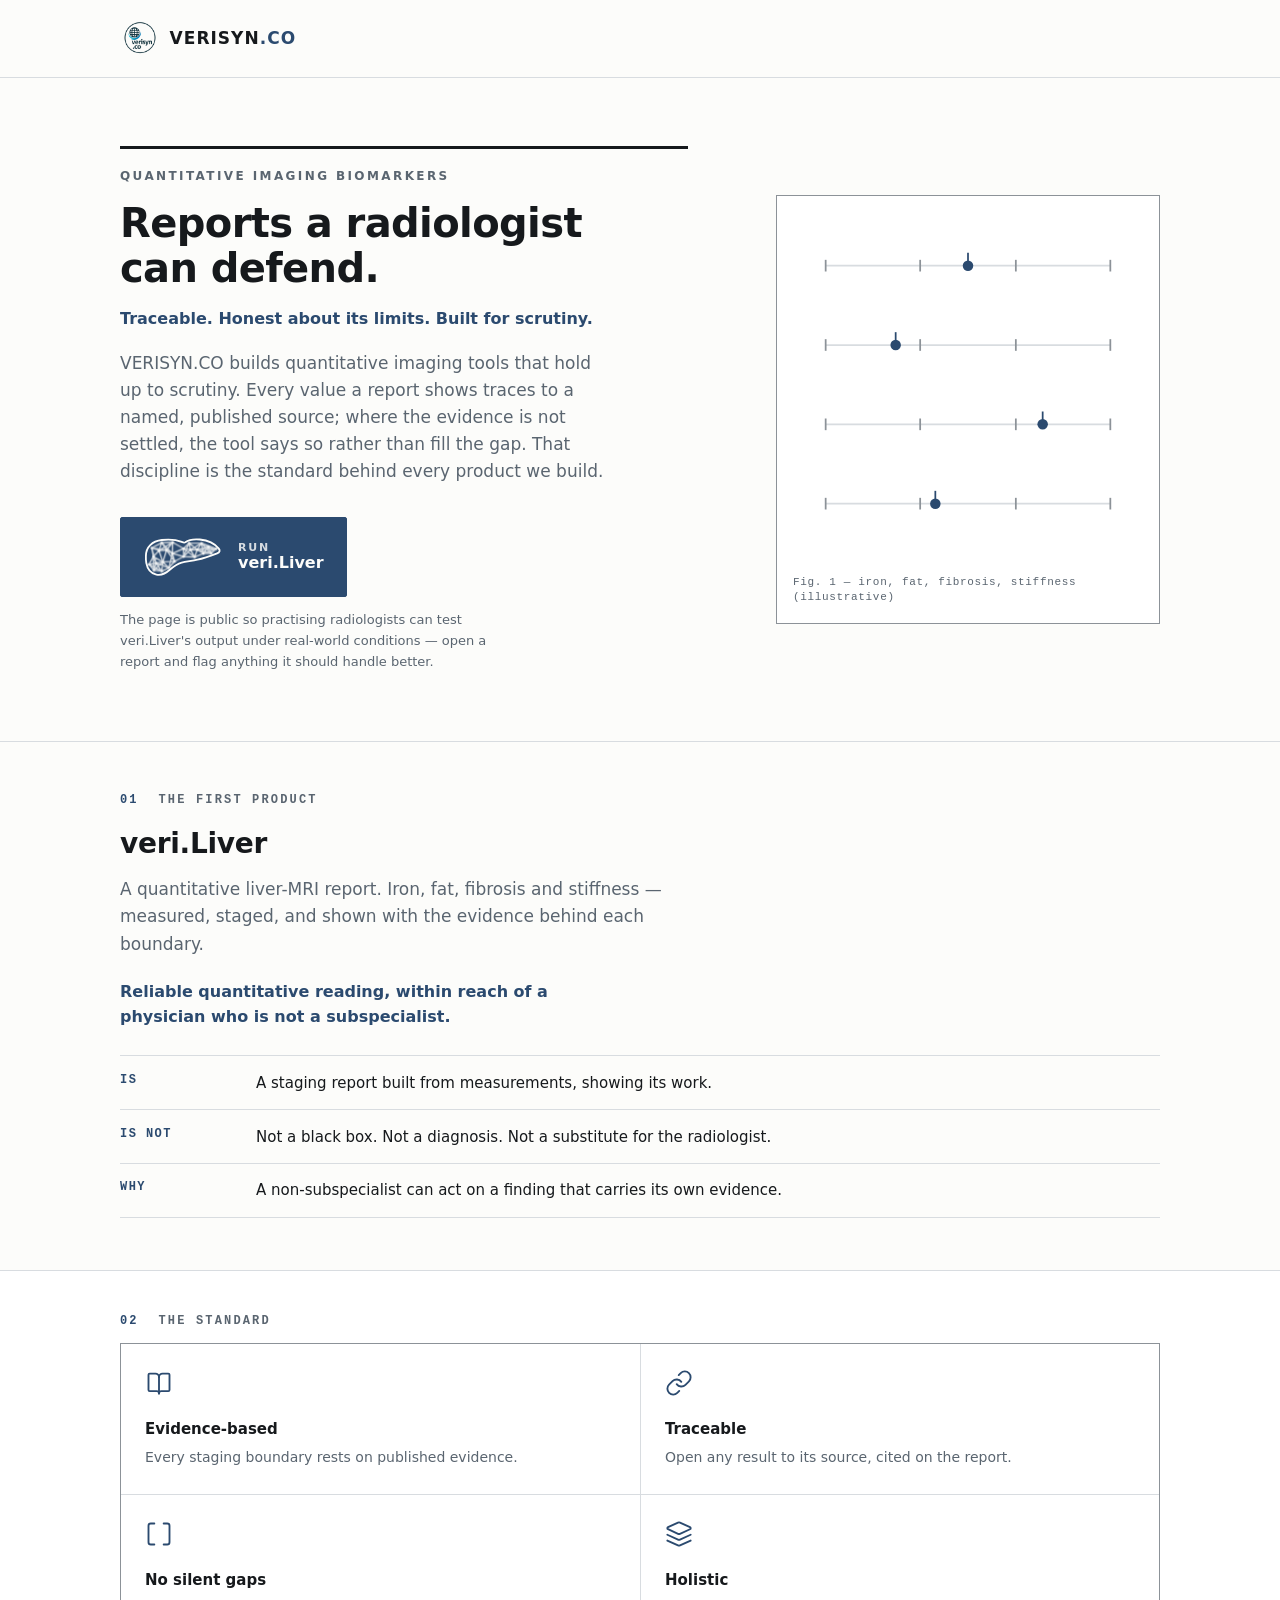
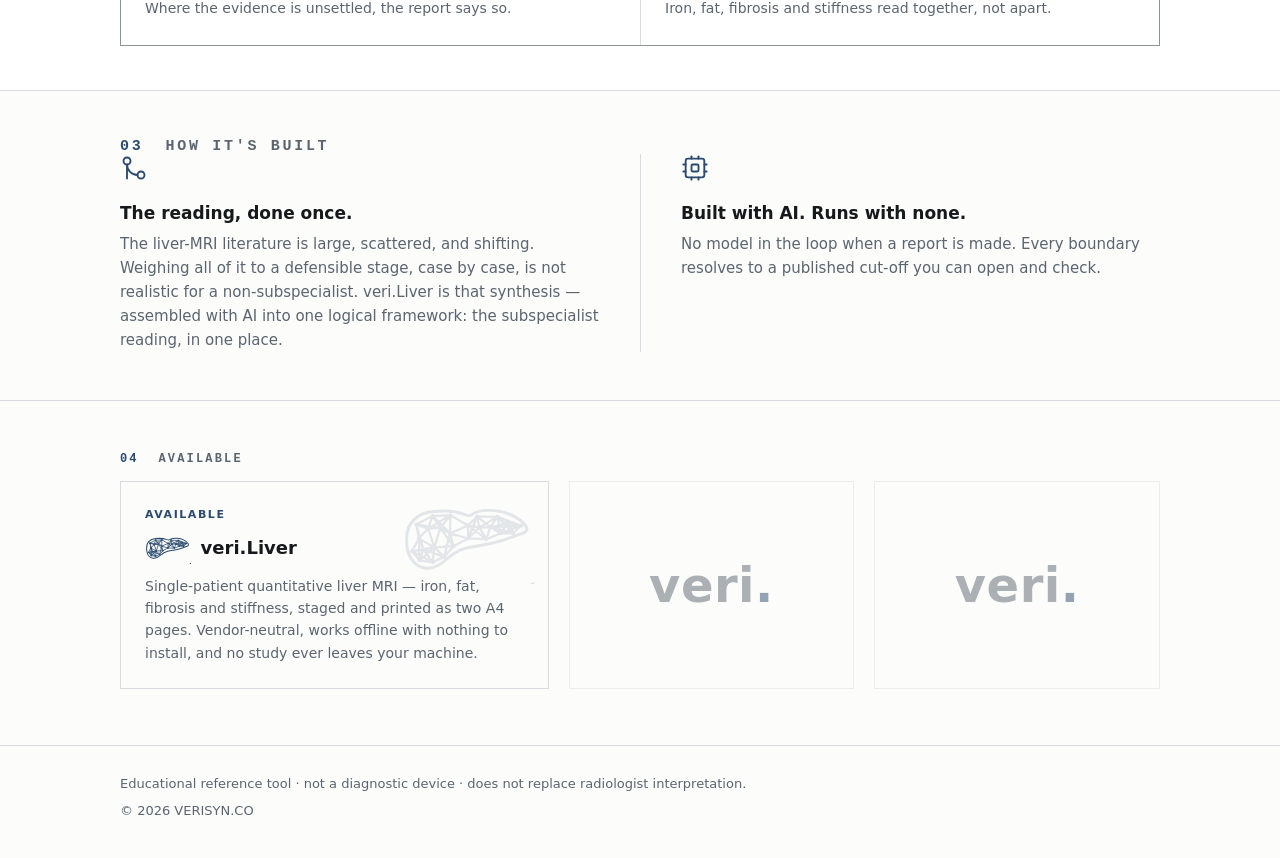
<file: index.html>
<!DOCTYPE html>
<html lang="en">
<head>
<meta charset="UTF-8">
<meta name="viewport" content="width=device-width, initial-scale=1.0">
<title>VERISYN.CO — quantitative imaging reports a radiologist can defend</title>
<meta name="description" content="VERISYN.CO builds quantitative medical-imaging reports a radiologist can defend: traceable to published evidence, honest about their limits, built for scrutiny. veri.Liver stages quantitative liver-MRI biomarkers and is available now.">
<link rel="canonical" href="https://verisyn.co/">
<!-- Favicon: a plain globe silhouette echoing the VERISYN.CO logo mark
     (v2/assets/brand-mark.png). Drawn inline as SVG so it stays crisp at 16 px,
     where the raster logo's wordmark would turn to mush. Single --accent stroke. -->
<link rel="icon" href="data:image/svg+xml,%3Csvg%20xmlns='http://www.w3.org/2000/svg'%20viewBox='0%200%2032%2032'%20fill='none'%20stroke='%232b4a6f'%20stroke-width='2'%3E%3Ccircle%20cx='16'%20cy='16'%20r='11'/%3E%3Cellipse%20cx='16'%20cy='16'%20rx='5'%20ry='11'/%3E%3Cline%20x1='5'%20y1='16'%20x2='27'%20y2='16'/%3E%3Cpath%20d='M7.5%209.5%20Q16%2014%2024.5%209.5%20M7.5%2022.5%20Q16%2018%2024.5%2022.5'/%3E%3C/svg%3E">

<!-- W-162. THIS PAGE REPLACED A BARE REDIRECT. The root used to forward straight
     to the report; it is now a one-screen landing page for the organisation
     and only forwards when the URL carries something to forward. An invitation
     opened at "/?r=xxxxx" or a deep link at "/?fb=open" still has to reach the
     report with its query intact, so the script below replaces the location
     whenever a search or a hash is present. A bare "/" falls through to the
     page. There is no <meta refresh> fallback: with a real landing page a
     visitor without JavaScript simply sees the page and follows the link, and
     the report still never depends on a script running.
     W-168: the forward target is the V2.1 line. V2 is frozen and bounces any
     visitor of verisyn.co/v2/... back here, so forwarding to v2/index.html
     would round-trip a deep link straight back to this page. -->
<script>
  (function () {
    var q = location.search + location.hash;
    if (q) { location.replace('v2.1/index.html' + q); }
  }());
</script>

<style>
  :root {
    color-scheme: light;
    /* Neutral — from v2/docs/DESIGN-DIRECTION.md / v2/css/styles.css, verbatim. */
    --paper: #FCFCFA;
    --ink: #16191C;
    --ink-2: #5A6570;
    --frame: #8C9298;
    --hair: #D8DCE0;
    --accent: #2b4a6f;
    /* The severity ramp is never a named token on this surface. The hero figure
       (.fig) is an ORIGINAL journal-style plate: four staging axes, each a
       hairline baseline with four ticks and one navy marker node at an arbitrary
       position. It carries NO numbers, NO band labels and NO severity colour, so
       it leaks nothing about how the report reaches a conclusion (W-085,
       brand-guidelines.md § 5 / § 7). The old three-blurred-tile stack and the
       v2/assets/hero-report-{1,2,3}.jpg files it used are no longer referenced. */
    --sans: "IBM Plex Sans Condensed", "IBM Plex Sans", system-ui, "Segoe UI",
            Roboto, -apple-system, Arial, sans-serif;
    --mono: "IBM Plex Mono", ui-monospace, "Cascadia Mono", Consolas, Menlo, monospace;
  }
  * { box-sizing: border-box; }
  html { -webkit-text-size-adjust: 100%; }
  body {
    margin: 0;
    background: var(--paper);
    color: var(--ink);
    font: 400 16px/1.6 var(--sans);
  }
  .wrap { max-width: 68rem; margin: 0 auto; padding: 0 1.5rem; }

  /* ---- section label: "01  The first product" ---- */
  .sec-label {
    margin: 0 0 1rem;
    font: 600 .75rem/1 var(--mono);
    letter-spacing: .18em;
    text-transform: uppercase;
    color: var(--ink-2);
  }
  .sec-label b { color: var(--accent); font-weight: 600; margin-right: .65rem; }

  /* ---- inline vector icons (Lucide geometry, single 1.6 stroke, --accent) ---- */
  .ico {
    width: 28px; height: 28px; flex: none;
    stroke: var(--accent); fill: none;
    stroke-width: 1.6; stroke-linecap: round; stroke-linejoin: round;
  }

  /* ---- header ---- */
  header { border-bottom: 1px solid var(--hair); }
  header .wrap { display: flex; align-items: center; padding-top: 1.15rem; padding-bottom: 1.15rem; }
  .lockup { display: flex; align-items: center; gap: .6rem; }
  .lockup img { width: 40px; height: 40px; flex: none; }
  .lockup b { font-size: 1.0625rem; font-weight: 700; letter-spacing: .06em; }
  .lockup b span { color: var(--accent); }

  /* ---- hero ---- */
  .hero .wrap {
    display: grid;
    grid-template-columns: 1.35fr 1fr;
    gap: 3.25rem;
    align-items: center;
    padding-top: 4.25rem;
    padding-bottom: 4.25rem;
  }
  .masthead-rule { border-top: 3px solid var(--ink); padding-top: 1.15rem; }
  .eyebrow {
    margin: 0 0 .9rem;
    font-size: .75rem;
    font-weight: 600;
    letter-spacing: .2em;
    text-transform: uppercase;
    color: var(--ink-2);
  }
  h1 {
    margin: 0 0 .85rem;
    font-size: 2.5rem;
    line-height: 1.14;
    font-weight: 700;
    letter-spacing: -.015em;
    text-wrap: balance;
  }
  .strap {
    margin: 0 0 1.15rem;
    font-size: 1rem;
    font-weight: 600;
    color: var(--accent);
  }
  .lede {
    margin: 0 0 2rem;
    font-size: 1.0625rem;
    color: var(--ink-2);
    max-width: 46ch;
  }
  .cta {
    display: inline-flex;
    align-items: center;
    gap: .85rem;
    padding: .7rem 1.4rem;
    font-size: 1rem;
    font-weight: 600;
    text-decoration: none;
    color: var(--paper);
    background: var(--accent);
    border: 1px solid var(--accent);
    border-radius: 2px;
  }
  /* CTA glyph: the developer's own 24-node low-poly liver mesh (a 150x100
     mono builder output — one whole silhouette, shallow superior notch, mesh
     and nodes clipped inside it). Recoloured to currentColor and the black
     panel dropped so it sits on the navy button; NO gradient, NO glow (those
     were declined for this surface, brand-guidelines.md § 4.2). The outline
     draws in, the mesh fades, the nodes pop; static under reduced motion. */
  .cta .cta-mark {
    width: 81px; height: 55px; flex: none;
    overflow: visible;
  }
  .cta .cta-mark .mesh { opacity: .8; }
  .cta-label { display: flex; flex-direction: column; align-items: flex-start; line-height: 1.12; }
  .cta-label b { font-size: .6875rem; font-weight: 600; letter-spacing: .16em; text-transform: uppercase; opacity: .82; }
  .cta-label > span { font-weight: 700; }
  .cta:hover .cta-mark { transform: translateX(2px); transition: transform .3s ease; }
  .cta:hover { filter: brightness(1.12); }
  .cta:focus-visible { outline: 2px solid var(--accent); outline-offset: 3px; }
  .cta-note { margin: .85rem 0 0; font-size: .8125rem; color: var(--ink-2); max-width: 48ch; }
  @media (prefers-reduced-motion: no-preference) {
    .cta .cta-mark .hull { stroke-dasharray: 2600; animation: cta-draw 1.1s ease-out both; }
    .cta .cta-mark .mesh { animation: cta-fade .6s ease .75s both; }
    .cta .cta-mark .node {
      animation: cta-pop 460ms ease-out both;
      transform-box: fill-box; transform-origin: center;
    }
    .cta .cta-mark .node:nth-of-type(6n+1) { animation-delay: .80s; }
    .cta .cta-mark .node:nth-of-type(6n+2) { animation-delay: .86s; }
    .cta .cta-mark .node:nth-of-type(6n+3) { animation-delay: .92s; }
    .cta .cta-mark .node:nth-of-type(6n+4) { animation-delay: .98s; }
    .cta .cta-mark .node:nth-of-type(6n+5) { animation-delay: 1.04s; }
    .cta .cta-mark .node:nth-of-type(6n)   { animation-delay: 1.10s; }
    @keyframes cta-draw { from { stroke-dashoffset: 2600; } to { stroke-dashoffset: 0; } }
    @keyframes cta-pop  { 0% { opacity: 0; transform: scale(.2); } 100% { opacity: 1; transform: scale(1); } }
    @keyframes cta-fade { from { opacity: 0; } to { opacity: .8; } }
  }

  /* ---- hero figure: an original journal plate, four staging axes ----
     Drawn in its RESOLVED state below. When motion is allowed, the script adds
     .anim (a scattered pre-state) then .go, and the marker nodes settle onto the
     axes while a field of stray marks clears — "a scattered literature brought
     into one frame". Decorative, aria-hidden, no numbers. */
  .plate {
    margin: 0;
    border: 1px solid var(--frame);
    background: #fff;
    padding: 1rem 1rem 1.1rem;
    max-width: 24rem;
    justify-self: end;
    width: 100%;
  }
  .fig { display: block; width: 100%; height: auto; }
  .fig .base { stroke: var(--hair); stroke-width: 1.5; }
  .fig .tick { stroke: var(--frame); stroke-width: 1.5; }
  .fig .mk line { stroke: var(--accent); stroke-width: 1.5; }
  .fig .mk circle { fill: var(--accent); }
  .fig .sc { stroke: var(--frame); stroke-width: 2; opacity: 0; }
  .fig .sweep { stroke: var(--accent); stroke-width: 1; opacity: 0; }
  .plate figcaption {
    margin: .8rem 0 0;
    font: 400 .6875rem/1.4 var(--mono);
    letter-spacing: .06em;
    color: var(--ink-2);
  }
  .fig.anim .mk { opacity: 0; transform: translate(var(--jx), var(--jy)); }
  .fig.anim .sc { opacity: .5; }
  .fig.anim .base { stroke-dasharray: 244; stroke-dashoffset: 244; }
  .fig.anim.go .mk {
    opacity: 1; transform: none;
    transition: opacity .6s ease var(--dl), transform .7s cubic-bezier(.2, .7, .2, 1) var(--dl);
  }
  .fig.anim.go .sc { opacity: 0; transition: opacity .7s ease; }
  .fig.anim.go .base { stroke-dashoffset: 0; transition: stroke-dashoffset .8s ease; }
  .fig.anim.go .sweep { animation: fig-sweep 1s ease .45s both; }
  @keyframes fig-sweep {
    0%   { opacity: .3; transform: translateX(-110px); }
    100% { opacity: 0;  transform: translateX(110px); }
  }

  /* ---- 01 the first product ---- */
  .first { border-top: 1px solid var(--hair); }
  .first .wrap { padding-top: 3.25rem; padding-bottom: 3.25rem; }
  .first h2 { margin: 0 0 .6rem; font-size: 1.75rem; font-weight: 700; letter-spacing: -.01em; }
  .first .kicker { margin: 0 0 1.3rem; font-size: 1.0625rem; color: var(--ink-2); max-width: 54ch; }
  .vision { margin: 0 0 1.6rem; font-size: 1rem; font-weight: 600; color: var(--accent); max-width: 46ch; }
  .isnot { margin: 0; border-top: 1px solid var(--hair); }
  .isnot > div {
    display: grid;
    grid-template-columns: 7.5rem 1fr;
    gap: 1rem;
    padding: .9rem 0;
    border-bottom: 1px solid var(--hair);
  }
  .isnot dt {
    margin: 0;
    font: 600 .75rem/1.6 var(--mono);
    letter-spacing: .12em;
    text-transform: uppercase;
    color: var(--accent);
  }
  .isnot dd { margin: 0; font-size: .9375rem; color: var(--ink); }

  /* ---- 02 the standard: hairline spec-sheet grid ---- */
  .standard { border-top: 1px solid var(--hair); background: #fff; }
  .standard .wrap { padding-top: 2.75rem; padding-bottom: 2.75rem; }
  .grid4 { border: 1px solid var(--frame); display: grid; grid-template-columns: 1fr 1fr; }
  .cell { padding: 1.6rem 1.5rem; border-top: 1px solid var(--hair); border-left: 1px solid var(--hair); }
  .cell:nth-child(1), .cell:nth-child(2) { border-top: 0; }
  .cell:nth-child(odd) { border-left: 0; }
  .cell .ico { margin-bottom: .75rem; }
  .cell h3 { margin: 0 0 .3rem; font-size: .9375rem; font-weight: 700; }
  .cell p { margin: 0; font-size: .875rem; color: var(--ink-2); }

  /* ---- 03 how it's built ---- */
  .built { border-top: 1px solid var(--hair); }
  .built .wrap { padding-top: 3rem; padding-bottom: 3rem; }
  .built .grid { display: grid; grid-template-columns: 1fr 1fr; }
  .built .col { padding: 0 2.5rem; }
  .built .col:first-child { padding-left: 0; }
  .built .col:last-child { padding-right: 0; border-left: 1px solid var(--hair); }
  .built .ico { margin-bottom: .8rem; }
  .built h3 { margin: 0 0 .5rem; font-size: 1.0625rem; font-weight: 700; line-height: 1.3; }
  .built p { margin: 0; font-size: .9375rem; color: var(--ink-2); }

  /* ---- 04 available ---- */
  .avail { border-top: 1px solid var(--hair); }
  .avail .wrap { padding-top: 3.25rem; padding-bottom: 3.5rem; }
  .cards { display: grid; grid-template-columns: 1.5fr 1fr 1fr; gap: 1.25rem; align-items: stretch; }
  .card { border: 1px solid var(--hair); padding: 1.5rem; }
  .card--live { position: relative; overflow: hidden; display: flex; flex-direction: column; gap: .55rem; }
  .card--live .motif {
    position: absolute;
    right: 14px; top: 14px;
    width: 132px; height: 88px;
    color: var(--accent);
    opacity: .12;
    pointer-events: none;
  }
  .card .tag {
    font-size: .6875rem;
    font-weight: 600;
    letter-spacing: .14em;
    text-transform: uppercase;
    color: var(--accent);
  }
  .card--live .name { display: flex; align-items: center; gap: .6rem; }
  .card--live .name h3 { margin: 0; font-size: 1.125rem; font-weight: 700; }
  .card--live .name .liver { width: 46px; height: 31px; flex: none; color: var(--accent); overflow: visible; }
  .card--live p { margin: .15rem 0 0; font-size: .875rem; color: var(--ink-2); }
  .card--tease {
    display: flex;
    align-items: center;
    justify-content: center;
    min-height: 9rem;
    font-size: 3rem;
    font-weight: 700;
    letter-spacing: .01em;
    color: var(--ink-2);
    opacity: .5;
  }
  .card--tease span { color: var(--accent); }

  /* ---- footer ---- */
  footer { border-top: 1px solid var(--hair); }
  footer .wrap { padding-top: 1.75rem; padding-bottom: 2.25rem; }
  footer p { margin: 0; font-size: .8125rem; line-height: 1.6; color: var(--ink-2); }
  footer .disc { margin-bottom: .4rem; }

  /* ---- scroll reveal (below-the-fold sections only; hero stays static) ---- */
  .reveal { opacity: 0; transform: translateY(14px); transition: opacity .55s ease, transform .55s ease; }
  .reveal.in { opacity: 1; transform: none; }

  @media (prefers-reduced-motion: reduce) {
    .reveal { opacity: 1; transform: none; transition: none; }
    .fig .mk { opacity: 1; transform: none; }
    .fig .sc { opacity: 0; }
    .fig .base { stroke-dashoffset: 0; }
  }

  @media (max-width: 52rem) {
    .hero .wrap { grid-template-columns: 1fr; gap: 2.5rem; padding-top: 2.75rem; padding-bottom: 2.75rem; }
    h1 { font-size: 2rem; }
    .plate { justify-self: center; max-width: 22rem; }
    .isnot > div { grid-template-columns: 1fr; gap: .2rem; }
    .grid4 { grid-template-columns: 1fr; }
    .cell { border-left: 0; border-top: 1px solid var(--hair); }
    .cell:nth-child(1) { border-top: 0; }
    .built .grid { grid-template-columns: 1fr; gap: 2rem; }
    .built .col, .built .col:first-child { padding: 0; }
    .built .col:last-child { border-left: 0; border-top: 1px solid var(--hair); padding-top: 2rem; }
    .cards { grid-template-columns: 1fr; }
    .card--tease { min-height: 6rem; font-size: 2.5rem; }
  }
</style>
</head>
<body>

<!-- veri.Liver product mark: a solid, confident liver silhouette (bulky right
     lobe, sharp interlobar notch, tapering left lobe). Monochrome, inherits
     currentColor. Used on the CTA and the veri.Liver card. Solid rather than
     faceted on purpose: a faceted organ turns to mush below ~80px, a clean
     silhouette still reads at 44px. The globe mark is VERISYN.CO (the
     organisation); this liver is veri.Liver (the product). -->
<svg width="0" height="0" style="position:absolute" aria-hidden="true">
  <symbol id="liver" viewBox="0 0 120 76">
    <path d="M12 40C10 22 26 7 48 6C64 5 74 9 79 15L76 33L88 13C97 6 109 7 116 14C119 17 118 21 113 25C103 33 91 38 79 39C71 40 67 38 62 43C51 56 33 65 21 60C12 56 10 48 12 40Z"/>
  </symbol>

  <!-- Low-poly mesh liver (W-163 round 2, from the developer's 150x100 mono
       builder). Same construction as the CTA glyph; used on the Available card
       heading and as the card's faint motif. Static here (animation is not
       reachable through <use>); inherits currentColor. -->
  <symbol id="liver-mesh" viewBox="0 0 150 100">
    <path id="lmPath" d="M 62,246 C 62,150 130,84 236,72 C 330,62 400,72 452,92 C 468,99 480,104 492,96 C 520,74 580,60 650,66 C 732,73 812,110 856,166 C 873,187 866,207 838,217 C 760,247 690,272 624,286 C 560,300 500,306 452,318 C 400,332 360,362 322,396 C 276,438 224,459 176,448 C 120,436 78,386 66,320 C 60,291 62,266 62,246 Z"/>
    <clipPath id="lmClip"><use href="#lmPath"/></clipPath>
    <g transform="translate(-5.17,5.41) scale(0.17)">
      <g clip-path="url(#lmClip)">
        <path fill="none" stroke="currentColor" stroke-width="15" stroke-linecap="round" d="M205,186 L287,181 M205,186 L126,159 M205,186 L235,101 M205,186 L143,253 M205,186 L247,311 M548,178 L621,177 M548,178 L532,105 M548,178 L472,165 M548,178 L594,257 M548,178 L472,252 M351,218 L287,181 M351,218 L375,304 M351,218 L354,97 M351,218 L472,252 M351,218 L472,165 M375,304 L313,375 M375,304 L472,252 M375,304 L247,311 M375,304 L287,181 M247,311 L173,323 M247,311 L313,375 M247,311 L235,411 M247,311 L143,253 M149,400 L173,323 M149,400 L96,338 M149,400 L235,411 M247,311 L149,400 M149,400 L143,253 M354,97 L287,181 M354,97 L235,101 M354,97 L472,165 M205,186 L354,97 M669,107 L621,177 M669,107 L744,146 M669,107 L688,218 M669,107 L532,105 M548,178 L669,107 M594,257 L621,177 M594,257 L688,218 M594,257 L472,252 M594,257 L472,165 M472,165 L532,105 M472,165 L472,252 M744,146 L772,217 M744,146 L827,167 M744,146 L688,218 M744,146 L621,177 M688,218 L621,177 M688,218 L772,217 M235,101 L287,181 M235,101 L126,159 M351,218 L235,101 M173,323 L143,253 M173,323 L96,338 M173,323 L235,411 M247,311 L287,181 M126,159 L143,253 M287,181 L126,159 M173,323 L126,159 M143,253 L96,338 M772,217 L827,167 M669,107 L772,217 M772,217 L621,177 M313,375 L235,411 M173,323 L313,375 M351,218 L313,375 M532,105 L621,177 M472,252 L532,105 M247,311 L96,338 M96,338 L235,411 M688,218 L827,167 M669,107 L827,167 M621,177 L827,167"/>
        <g fill="currentColor">
          <circle cx="205" cy="186" r="13"/><circle cx="548" cy="178" r="13"/><circle cx="351" cy="218" r="13"/><circle cx="375" cy="304" r="13"/><circle cx="247" cy="311" r="13"/><circle cx="149" cy="400" r="13"/><circle cx="354" cy="97" r="13"/><circle cx="669" cy="107" r="13"/><circle cx="594" cy="257" r="13"/><circle cx="472" cy="165" r="13"/><circle cx="744" cy="146" r="13"/><circle cx="688" cy="218" r="13"/><circle cx="235" cy="101" r="13"/><circle cx="173" cy="323" r="13"/><circle cx="287" cy="181" r="13"/><circle cx="126" cy="159" r="13"/><circle cx="143" cy="253" r="13"/><circle cx="772" cy="217" r="13"/><circle cx="313" cy="375" r="13"/><circle cx="472" cy="252" r="13"/><circle cx="532" cy="105" r="13"/><circle cx="621" cy="177" r="13"/><circle cx="96" cy="338" r="13"/><circle cx="235" cy="411" r="13"/><circle cx="827" cy="167" r="13"/>
        </g>
      </g>
      <use href="#lmPath" fill="none" stroke="currentColor" stroke-width="20" stroke-linejoin="round"/>
    </g>
  </symbol>

  <!-- Icon set — Lucide geometry, 24px grid. Stroke/weight come from .ico. -->
  <symbol id="i-evidence" viewBox="0 0 24 24">
    <path d="M12 7v14"/>
    <path d="M3 18V5a1 1 0 0 1 1-1h5a3 3 0 0 1 3 3 3 3 0 0 1 3-3h5a1 1 0 0 1 1 1v13a1 1 0 0 1-1 1h-6a2 2 0 0 0-2 2 2 2 0 0 0-2-2H4a1 1 0 0 1-1-1Z"/>
  </symbol>
  <symbol id="i-trace" viewBox="0 0 24 24">
    <path d="M10 13a5 5 0 0 0 7.54.54l3-3a5 5 0 0 0-7.07-7.07l-1.72 1.71"/>
    <path d="M14 11a5 5 0 0 0-7.54-.54l-3 3a5 5 0 0 0 7.07 7.07l1.71-1.71"/>
  </symbol>
  <symbol id="i-gaps" viewBox="0 0 24 24">
    <path d="M8 3H5a2 2 0 0 0-2 2v14a2 2 0 0 0 2 2h3"/>
    <path d="M16 21h3a2 2 0 0 0 2-2V5a2 2 0 0 0-2-2h-3"/>
  </symbol>
  <symbol id="i-holistic" viewBox="0 0 24 24">
    <path d="M12.83 2.18a2 2 0 0 0-1.66 0L2.6 6.08a1 1 0 0 0 0 1.83l8.58 3.91a2 2 0 0 0 1.66 0l8.58-3.9a1 1 0 0 0 0-1.83Z"/>
    <path d="m22 17.65-9.17 4.16a2 2 0 0 1-1.66 0L2 17.65"/>
    <path d="m22 12.65-9.17 4.16a2 2 0 0 1-1.66 0L2 12.65"/>
  </symbol>
  <symbol id="i-synthesis" viewBox="0 0 24 24">
    <circle cx="18" cy="18" r="3"/>
    <circle cx="6" cy="6" r="3"/>
    <path d="M6 21V9a9 9 0 0 0 9 9"/>
  </symbol>
  <symbol id="i-runs" viewBox="0 0 24 24">
    <rect width="16" height="16" x="4" y="4" rx="2"/>
    <rect width="6" height="6" x="9" y="9" rx="1"/>
    <path d="M15 2v2"/><path d="M15 20v2"/><path d="M2 15h2"/><path d="M2 9h2"/>
    <path d="M20 15h2"/><path d="M20 9h2"/><path d="M9 2v2"/><path d="M9 20v2"/>
  </symbol>
</svg>

<header>
  <div class="wrap">
    <span class="lockup">
      <img src="v2/assets/brand-mark.png" alt="VERISYN.CO" width="40" height="40">
      <b>VERISYN<span>.CO</span></b>
    </span>
  </div>
</header>

<section class="hero">
  <div class="wrap">
    <div class="lead">
      <div class="masthead-rule">
        <p class="eyebrow">Quantitative imaging biomarkers</p>
        <h1>Reports a radiologist can defend.</h1>
      </div>
      <p class="strap">Traceable. Honest about its limits. Built for scrutiny.</p>
      <p class="lede">VERISYN.CO builds quantitative imaging tools that hold up to scrutiny.
      Every value a report shows traces to a named, published source; where the evidence is
      not settled, the tool says so rather than fill the gap. That discipline is the standard
      behind every product we build.</p>
      <a class="cta" href="access/index.html">
        <svg class="cta-mark" viewBox="0 0 150 100" aria-hidden="true">
          <defs>
            <path id="ctaLiver" d="M 62,246 C 62,150 130,84 236,72 C 330,62 400,72 452,92 C 468,99 480,104 492,96 C 520,74 580,60 650,66 C 732,73 812,110 856,166 C 873,187 866,207 838,217 C 760,247 690,272 624,286 C 560,300 500,306 452,318 C 400,332 360,362 322,396 C 276,438 224,459 176,448 C 120,436 78,386 66,320 C 60,291 62,266 62,246 Z"/>
            <clipPath id="ctaClip"><use href="#ctaLiver"/></clipPath>
          </defs>
          <g transform="translate(-5.17,5.41) scale(0.17)">
            <g clip-path="url(#ctaClip)">
              <path class="mesh" fill="none" stroke="currentColor" stroke-width="15" stroke-linecap="round" d="M205,186 L287,181 M205,186 L126,159 M205,186 L235,101 M205,186 L143,253 M205,186 L247,311 M548,178 L621,177 M548,178 L532,105 M548,178 L472,165 M548,178 L594,257 M548,178 L472,252 M351,218 L287,181 M351,218 L375,304 M351,218 L354,97 M351,218 L472,252 M351,218 L472,165 M375,304 L313,375 M375,304 L472,252 M375,304 L247,311 M375,304 L287,181 M247,311 L173,323 M247,311 L313,375 M247,311 L235,411 M247,311 L143,253 M149,400 L173,323 M149,400 L96,338 M149,400 L235,411 M247,311 L149,400 M149,400 L143,253 M354,97 L287,181 M354,97 L235,101 M354,97 L472,165 M205,186 L354,97 M669,107 L621,177 M669,107 L744,146 M669,107 L688,218 M669,107 L532,105 M548,178 L669,107 M594,257 L621,177 M594,257 L688,218 M594,257 L472,252 M594,257 L472,165 M472,165 L532,105 M472,165 L472,252 M744,146 L772,217 M744,146 L827,167 M744,146 L688,218 M744,146 L621,177 M688,218 L621,177 M688,218 L772,217 M235,101 L287,181 M235,101 L126,159 M351,218 L235,101 M173,323 L143,253 M173,323 L96,338 M173,323 L235,411 M247,311 L287,181 M126,159 L143,253 M287,181 L126,159 M173,323 L126,159 M143,253 L96,338 M772,217 L827,167 M669,107 L772,217 M772,217 L621,177 M313,375 L235,411 M173,323 L313,375 M351,218 L313,375 M532,105 L621,177 M472,252 L532,105 M247,311 L96,338 M96,338 L235,411 M688,218 L827,167 M669,107 L827,167 M621,177 L827,167"/>
              <g fill="currentColor">
                <circle class="node" cx="205" cy="186" r="13"/>
                <circle class="node" cx="548" cy="178" r="13"/>
                <circle class="node" cx="351" cy="218" r="13"/>
                <circle class="node" cx="375" cy="304" r="13"/>
                <circle class="node" cx="247" cy="311" r="13"/>
                <circle class="node" cx="149" cy="400" r="13"/>
                <circle class="node" cx="354" cy="97"  r="13"/>
                <circle class="node" cx="669" cy="107" r="13"/>
                <circle class="node" cx="594" cy="257" r="13"/>
                <circle class="node" cx="472" cy="165" r="13"/>
                <circle class="node" cx="744" cy="146" r="13"/>
                <circle class="node" cx="688" cy="218" r="13"/>
                <circle class="node" cx="235" cy="101" r="13"/>
                <circle class="node" cx="173" cy="323" r="13"/>
                <circle class="node" cx="287" cy="181" r="13"/>
                <circle class="node" cx="126" cy="159" r="13"/>
                <circle class="node" cx="143" cy="253" r="13"/>
                <circle class="node" cx="772" cy="217" r="13"/>
                <circle class="node" cx="313" cy="375" r="13"/>
                <circle class="node" cx="472" cy="252" r="13"/>
                <circle class="node" cx="532" cy="105" r="13"/>
                <circle class="node" cx="621" cy="177" r="13"/>
                <circle class="node" cx="96"  cy="338" r="13"/>
                <circle class="node" cx="235" cy="411" r="13"/>
                <circle class="node" cx="827" cy="167" r="13"/>
              </g>
            </g>
            <use class="hull" href="#ctaLiver" fill="none" stroke="currentColor" stroke-width="20" stroke-linejoin="round"/>
          </g>
        </svg>
        <span class="cta-label"><b>Run</b><span>veri.Liver</span></span>
      </a>
      <p class="cta-note">The page is public so practising radiologists can test veri.Liver's
      output under real-world conditions &mdash; open a report and flag anything it should
      handle better.</p>
    </div>

    <figure class="plate" aria-hidden="true">
      <svg class="fig" viewBox="0 0 300 300" role="presentation" focusable="false">
        <g class="sc-layer">
          <line class="sc" x1="46" y1="20" x2="64" y2="20"/>
          <line class="sc" x1="120" y1="14" x2="138" y2="14"/>
          <line class="sc" x1="210" y1="26" x2="228" y2="26"/>
          <line class="sc" x1="70" y1="78" x2="88" y2="78"/>
          <line class="sc" x1="168" y1="70" x2="186" y2="70"/>
          <line class="sc" x1="248" y1="86" x2="266" y2="86"/>
          <line class="sc" x1="40" y1="140" x2="58" y2="140"/>
          <line class="sc" x1="132" y1="150" x2="150" y2="150"/>
          <line class="sc" x1="224" y1="134" x2="242" y2="134"/>
          <line class="sc" x1="86" y1="210" x2="104" y2="210"/>
          <line class="sc" x1="188" y1="218" x2="206" y2="218"/>
          <line class="sc" x1="52" y1="270" x2="70" y2="270"/>
          <line class="sc" x1="150" y1="282" x2="168" y2="282"/>
          <line class="sc" x1="236" y1="272" x2="254" y2="272"/>
        </g>

        <g class="axis">
          <line class="base" x1="28" y1="46" x2="272" y2="46"/>
          <line class="tick" x1="28" y1="41" x2="28" y2="51"/>
          <line class="tick" x1="109" y1="41" x2="109" y2="51"/>
          <line class="tick" x1="191" y1="41" x2="191" y2="51"/>
          <line class="tick" x1="272" y1="41" x2="272" y2="51"/>
          <g class="mk" style="--jx:30px;--jy:-16px;--dl:.05s">
            <line x1="150" y1="35" x2="150" y2="46"/>
            <circle cx="150" cy="46" r="4.5"/>
          </g>
        </g>
        <g class="axis">
          <line class="base" x1="28" y1="114" x2="272" y2="114"/>
          <line class="tick" x1="28" y1="109" x2="28" y2="119"/>
          <line class="tick" x1="109" y1="109" x2="109" y2="119"/>
          <line class="tick" x1="191" y1="109" x2="191" y2="119"/>
          <line class="tick" x1="272" y1="109" x2="272" y2="119"/>
          <g class="mk" style="--jx:-26px;--jy:20px;--dl:.12s">
            <line x1="88" y1="103" x2="88" y2="114"/>
            <circle cx="88" cy="114" r="4.5"/>
          </g>
        </g>
        <g class="axis">
          <line class="base" x1="28" y1="182" x2="272" y2="182"/>
          <line class="tick" x1="28" y1="177" x2="28" y2="187"/>
          <line class="tick" x1="109" y1="177" x2="109" y2="187"/>
          <line class="tick" x1="191" y1="177" x2="191" y2="187"/>
          <line class="tick" x1="272" y1="177" x2="272" y2="187"/>
          <g class="mk" style="--jx:34px;--jy:-22px;--dl:.09s">
            <line x1="214" y1="171" x2="214" y2="182"/>
            <circle cx="214" cy="182" r="4.5"/>
          </g>
        </g>
        <g class="axis">
          <line class="base" x1="28" y1="250" x2="272" y2="250"/>
          <line class="tick" x1="28" y1="245" x2="28" y2="255"/>
          <line class="tick" x1="109" y1="245" x2="109" y2="255"/>
          <line class="tick" x1="191" y1="245" x2="191" y2="255"/>
          <line class="tick" x1="272" y1="245" x2="272" y2="255"/>
          <g class="mk" style="--jx:-30px;--jy:16px;--dl:.16s">
            <line x1="122" y1="239" x2="122" y2="250"/>
            <circle cx="122" cy="250" r="4.5"/>
          </g>
        </g>

        <line class="sweep" x1="150" y1="10" x2="150" y2="290"/>
      </svg>
      <figcaption>Fig. 1 &mdash; iron, fat, fibrosis, stiffness (illustrative)</figcaption>
    </figure>
  </div>
</section>

<section class="first">
  <div class="wrap">
    <p class="sec-label"><b>01</b> The first product</p>
    <div class="reveal">
      <h2>veri.Liver</h2>
      <p class="kicker">A quantitative liver-MRI report. Iron, fat, fibrosis and stiffness
      &mdash; measured, staged, and shown with the evidence behind each boundary.</p>
      <p class="vision">Reliable quantitative reading, within reach of a physician who is not
      a subspecialist.</p>
      <dl class="isnot">
        <div>
          <dt>Is</dt>
          <dd>A staging report built from measurements, showing its work.</dd>
        </div>
        <div>
          <dt>Is not</dt>
          <dd>Not a black box. Not a diagnosis. Not a substitute for the radiologist.</dd>
        </div>
        <div>
          <dt>Why</dt>
          <dd>A non-subspecialist can act on a finding that carries its own evidence.</dd>
        </div>
      </dl>
    </div>
  </div>
</section>

<section class="standard">
  <div class="wrap">
    <p class="sec-label"><b>02</b> The standard</p>
    <div class="grid4 reveal">
      <div class="cell">
        <svg class="ico" aria-hidden="true"><use href="#i-evidence"/></svg>
        <h3>Evidence-based</h3>
        <p>Every staging boundary rests on published evidence.</p>
      </div>
      <div class="cell">
        <svg class="ico" aria-hidden="true"><use href="#i-trace"/></svg>
        <h3>Traceable</h3>
        <p>Open any result to its source, cited on the report.</p>
      </div>
      <div class="cell">
        <svg class="ico" aria-hidden="true"><use href="#i-gaps"/></svg>
        <h3>No silent gaps</h3>
        <p>Where the evidence is unsettled, the report says so.</p>
      </div>
      <div class="cell">
        <svg class="ico" aria-hidden="true"><use href="#i-holistic"/></svg>
        <h3>Holistic</h3>
        <p>Iron, fat, fibrosis and stiffness read together, not apart.</p>
      </div>
    </div>
  </div>
</section>

<section class="built">
  <div class="wrap">
    <p class="sec-label"><b>03</b> How it's built</p>
    <div class="grid reveal">
      <div class="col">
        <svg class="ico" aria-hidden="true"><use href="#i-synthesis"/></svg>
        <h3>The reading, done once.</h3>
        <p>The liver-MRI literature is large, scattered, and shifting. Weighing all of it to a
        defensible stage, case by case, is not realistic for a non-subspecialist. veri.Liver is
        that synthesis &mdash; assembled with AI into one logical framework: the subspecialist
        reading, in one place.</p>
      </div>
      <div class="col">
        <svg class="ico" aria-hidden="true"><use href="#i-runs"/></svg>
        <h3>Built with AI. Runs with none.</h3>
        <p>No model in the loop when a report is made. Every boundary resolves to a published
        cut-off you can open and check.</p>
      </div>
    </div>
  </div>
</section>

<section class="avail">
  <div class="wrap">
    <p class="sec-label"><b>04</b> Available</p>
    <div class="cards reveal">
      <div class="card card--live">
        <svg class="motif" aria-hidden="true"><use href="#liver-mesh"/></svg>
        <span class="tag">Available</span>
        <span class="name">
          <svg class="liver" aria-hidden="true"><use href="#liver-mesh"/></svg>
          <h3>veri.Liver</h3>
        </span>
        <p>Single-patient quantitative liver MRI &mdash; iron, fat, fibrosis and stiffness,
        staged and printed as two A4 pages. Vendor-neutral, works offline with nothing to
        install, and no study ever leaves your machine.</p>
      </div>
      <div class="card card--tease" aria-hidden="true">veri<span>.</span></div>
      <div class="card card--tease" aria-hidden="true">veri<span>.</span></div>
    </div>
  </div>
</section>

<footer>
  <div class="wrap">
    <p class="disc">Educational reference tool &middot; not a diagnostic device &middot;
    does not replace radiologist interpretation.</p>
    <p>&copy; 2026 VERISYN.CO</p>
  </div>
</footer>

<script>
  (function () {
    var mq = window.matchMedia && window.matchMedia('(prefers-reduced-motion: reduce)');
    var reduce = !!(mq && mq.matches);

    // Below-the-fold sections rise into view once. Hero is untouched.
    var reveals = document.querySelectorAll('.reveal');
    var i;
    if (reduce || !('IntersectionObserver' in window)) {
      for (i = 0; i < reveals.length; i++) { reveals[i].classList.add('in'); }
    } else {
      var io = new IntersectionObserver(function (entries) {
        entries.forEach(function (e) {
          if (e.isIntersecting) { e.target.classList.add('in'); io.unobserve(e.target); }
        });
      }, { rootMargin: '0px 0px -8% 0px', threshold: 0.12 });
      for (i = 0; i < reveals.length; i++) { io.observe(reveals[i]); }
    }

    // Hero figure: the marker nodes settle onto the axes and the stray marks
    // clear. Runs once, on load; skipped entirely under reduced motion.
    var fig = document.querySelector('.fig');
    if (fig && !reduce) {
      fig.classList.add('anim');
      requestAnimationFrame(function () {
        requestAnimationFrame(function () { fig.classList.add('go'); });
      });
    }
  }());
</script>

</body>
</html>
</file>
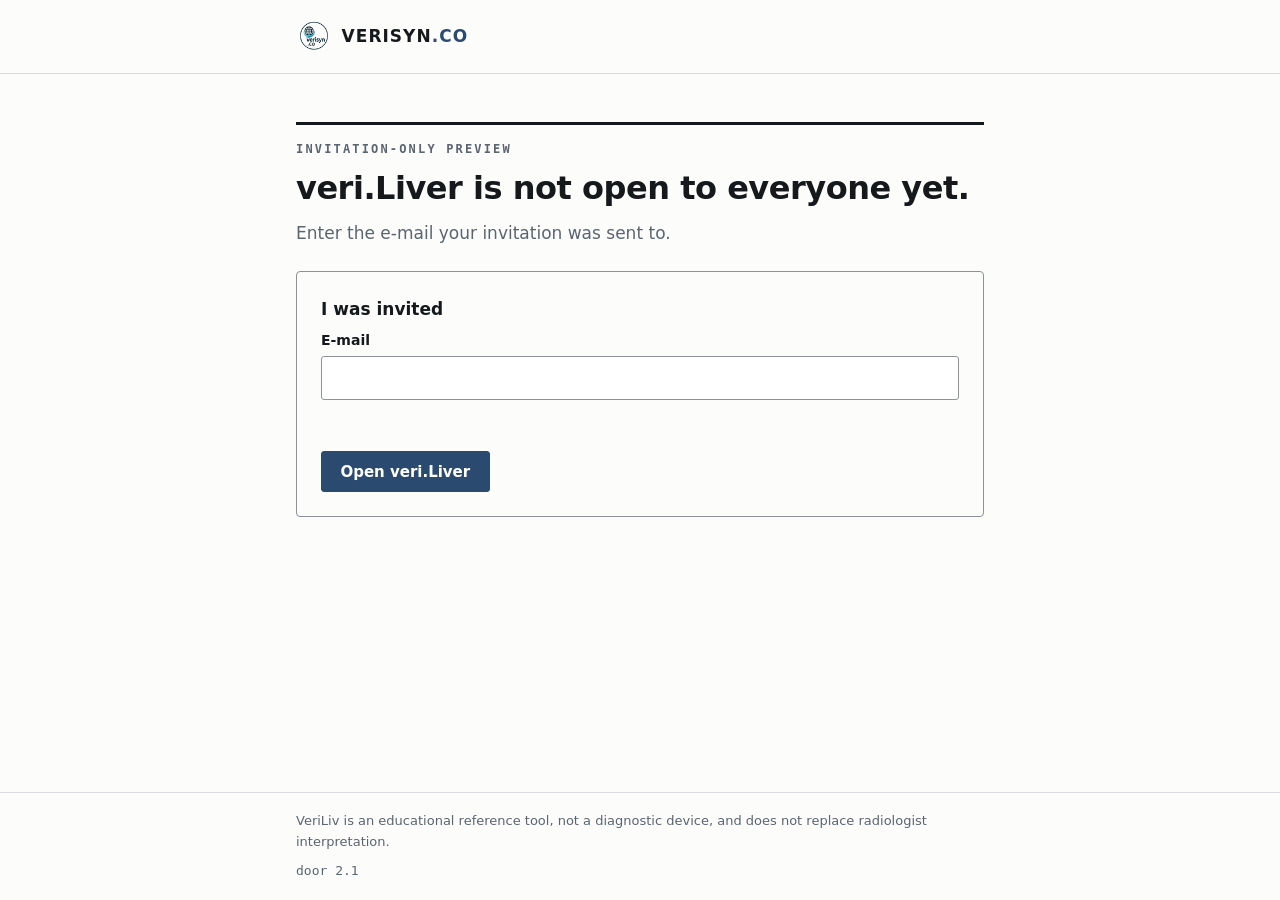
<file: access/index.html>
<!DOCTYPE html>
<html lang="en">
<head>
<meta charset="utf-8">
<meta name="viewport" content="width=device-width, initial-scale=1">
<title>VeriLiv — invitation-only preview</title>
<meta name="robots" content="noindex">
<meta name="description" content="VeriLiv is an invitation-only preview for radiologists.">

<!-- W-165, rebuilt W-166. The door between the public landing page and the report.

     WHAT IT IS: a one-screen courtesy page with a real check on the front. It
     states that the preview is by invitation, takes the e-mail the invitation
     was sent to, and continues to the report only when that address is on a
     short in-page list. The address it records is the same record the trial
     feedback layer already keeps (W-161), under the same key, so a reader who
     came through here is already named when they report a defect from a card.

     WHAT IT IS NOT: a lock. The site is static, the check runs in the reader's
     own browser, and the report has its own address. So the list gates THIS
     PAGE, not the report. The copy below never claims otherwise;
     access/tests/access.test.js section G is what stops that claim creeping
     back in.

     W-166: the third-party form is gone. No off-site hop, no second e-mail
     entry, no embedded form. The list holds SHA-256 hashes, not addresses, so
     the invitee list is never published in clear. The page itself issues no
     network request of any kind; crypto.subtle is a local digest.

     No webfont is requested (W-009). -->

<link rel="icon" href="data:image/svg+xml,%3Csvg%20xmlns='http://www.w3.org/2000/svg'%20viewBox='0%200%2032%2032'%20fill='none'%20stroke='%232b4a6f'%20stroke-width='2'%3E%3Ccircle%20cx='16'%20cy='16'%20r='11'/%3E%3Cellipse%20cx='16'%20cy='16'%20rx='5'%20ry='11'/%3E%3Cline%20x1='5'%20y1='16'%20x2='27'%20y2='16'/%3E%3Cpath%20d='M7.5%209.5%20Q16%2014%2024.5%209.5%20M7.5%2022.5%20Q16%2018%2024.5%2022.5'/%3E%3C/svg%3E">

<style>
  :root {
    color-scheme: light;
    /* Verbatim from the landing page, which took them from
       v2/docs/DESIGN-DIRECTION.md. The door is the same surface. */
    --paper: #FCFCFA;
    --ink: #16191C;
    --ink-2: #5A6570;
    --frame: #8C9298;
    --hair: #D8DCE0;
    --accent: #2b4a6f;
    --sans: "IBM Plex Sans Condensed", "IBM Plex Sans", system-ui, "Segoe UI",
            Roboto, -apple-system, Arial, sans-serif;
    --mono: "IBM Plex Mono", ui-monospace, "Cascadia Mono", Consolas, Menlo, monospace;
  }
  * { box-sizing: border-box; }
  html { -webkit-text-size-adjust: 100%; }
  /* The browser's own [hidden] rule is a plain `display:none`, so ANY display
     declaration of ours outranks it — .btn's `inline-block` once kept a
     withdrawn button on screen after the script had hidden it. Everything the
     door hides, it hides through this attribute, so the rule is stated once,
     here, and locked by the suite. */
  [hidden] { display: none !important; }
  body {
    margin: 0;
    min-height: 100vh;
    background: var(--paper);
    color: var(--ink);
    font: 400 16px/1.6 var(--sans);
    display: flex;
    flex-direction: column;
  }

  header { border-bottom: 1px solid var(--hair); }
  header .wrap { display: flex; align-items: center; padding: 1.15rem 1.5rem; }
  .wrap { max-width: 46rem; margin: 0 auto; width: 100%; padding-left: 1.5rem; padding-right: 1.5rem; }
  .lockup { display: flex; align-items: center; gap: .6rem; text-decoration: none; color: inherit; }
  .lockup img { width: 36px; height: 36px; flex: none; }
  .lockup b { font-size: 1.0625rem; font-weight: 700; letter-spacing: .06em; }
  .lockup b span { color: var(--accent); }

  main { flex: 1 0 auto; padding: 3rem 0 3.5rem; }

  .eyebrow {
    margin: 0 0 .9rem;
    font: 600 .75rem/1 var(--mono);
    letter-spacing: .18em;
    text-transform: uppercase;
    color: var(--ink-2);
  }
  .masthead-rule { border-top: 3px solid var(--ink); padding-top: 1.15rem; }
  h1 {
    margin: 0 0 .85rem;
    font-size: 2rem;
    line-height: 1.16;
    font-weight: 700;
    letter-spacing: -.015em;
    text-wrap: balance;
  }
  .lede { margin: 0 0 1.5rem; font-size: 1.0625rem; color: var(--ink-2); }

  .panel {
    border: 1px solid var(--frame);
    border-radius: 4px;
    padding: 1.5rem;
    margin: 0 0 1.25rem;
  }
  .panel h2 {
    margin: 0 0 .35rem;
    font-size: 1.0625rem;
    font-weight: 700;
  }
  .panel p { margin: 0 0 1rem; color: var(--ink-2); font-size: .9375rem; }

  label { display: block; font-weight: 600; font-size: .875rem; margin: 0 0 .3rem; }
  input[type="email"] {
    width: 100%;
    padding: .6rem .7rem;
    margin: 0 0 .9rem;
    border: 1px solid var(--frame);
    border-radius: 3px;
    background: #fff;
    color: var(--ink);
    font: 400 1rem/1.4 var(--sans);
  }
  input:focus-visible { outline: 2px solid var(--accent); outline-offset: 1px; }

  .btn {
    display: inline-block;
    padding: .65rem 1.15rem;
    border: 1px solid var(--accent);
    border-radius: 3px;
    background: var(--accent);
    color: #fff;
    font: 600 .9375rem/1.2 var(--sans);
    text-decoration: none;
    cursor: pointer;
  }
  .btn.ghost { background: transparent; color: var(--accent); }
  .btn:focus-visible { outline: 2px solid var(--ink); outline-offset: 2px; }

  .who { font-weight: 700; }
  .quiet {
    display: inline-block;
    margin-left: .85rem;
    font-size: .875rem;
    color: var(--ink-2);
    background: none;
    border: 0;
    padding: 0;
    cursor: pointer;
    text-decoration: underline;
  }
  .err { min-height: 1.4em; margin: 0 0 .6rem; color: #8A2B2B; font-size: .875rem; }
  .note { margin: .75rem 0 0; font-size: .875rem; color: var(--ink-2); }
  #not-on-list {
    margin: 1rem 0 0;
    padding: .9rem 1rem;
    border: 1px solid var(--frame);
    border-radius: 3px;
    background: #fff;
    font-size: .9375rem;
  }
  #not-on-list p { margin: 0 0 .5rem; color: var(--ink); }
  #not-on-list p:last-child { margin: 0; }


  footer { border-top: 1px solid var(--hair); padding: 1.15rem 0; }
  footer .wrap { display: flex; flex-wrap: wrap; gap: .5rem 1.25rem; justify-content: space-between; }
  footer p { margin: 0; font-size: .8125rem; color: var(--ink-2); }
  .stamp { font-family: var(--mono); }

  @media (max-width: 640px) {
    h1 { font-size: 1.625rem; }
    main { padding-top: 2rem; }
  }
</style>
</head>
<body>

<header>
  <div class="wrap">
    <a class="lockup" href="../index.html">
      <img src="../v2/assets/brand-mark.png" alt="" width="36" height="36">
      <b>VERISYN<span>.CO</span></b>
    </a>
  </div>
</header>

<main>
  <div class="wrap">
    <div class="masthead-rule">
      <p class="eyebrow">Invitation-only preview</p>
      <h1>veri.Liver is not open to everyone yet.</h1>
    </div>
    <p class="lede">Enter the e-mail your invitation was sent to.</p>

    <!-- FIRST VISIT -->
    <section class="panel" id="first-visit">
      <h2>I was invited</h2>
      <form id="identity-form" novalidate>
        <label for="visitor-email">E-mail</label>
        <input type="email" id="visitor-email" name="email" autocomplete="email" maxlength="254">
        <p class="err" id="form-error" role="alert"></p>
        <button class="btn" type="submit">Open veri.Liver</button>
      </form>

      <!-- Shown by access.js only when the address is not on the list. -->
      <div id="not-on-list" hidden>
        <p>This address is not on the preview list.</p>
        <p>If you were told about veri.Liver, write to
        <a href="mailto:verisyn.co@gmail.com">verisyn.co@gmail.com</a> and we
        will add you.</p>
      </div>

      <noscript>
        <p class="note">This preview needs JavaScript, and it needs to be opened
        from its web address rather than a local file. Please enable scripts and
        reload.</p>
      </noscript>
    </section>

    <!-- RETURNING VISITOR -->
    <section class="panel" id="known-visitor" hidden>
      <h2>Welcome back</h2>
      <p>You entered on this device already, so there is nothing to fill in.</p>
      <p class="who" id="known-who"></p>
      <a class="btn" id="continue-known" href="#">Open veri.Liver</a>
      <button class="quiet" type="button" id="not-you">Not you?</button>
    </section>
  </div>
</main>

<footer>
  <div class="wrap">
    <p>VeriLiv is an educational reference tool, not a diagnostic device, and does not
    replace radiologist interpretation.</p>
    <!-- Filled from ACCESS_VERSION by access.js. -->
    <p class="stamp">door <span id="access-version">—</span></p>
  </div>
</footer>

<script src="access.js"></script>
</body>
</html>
</file>
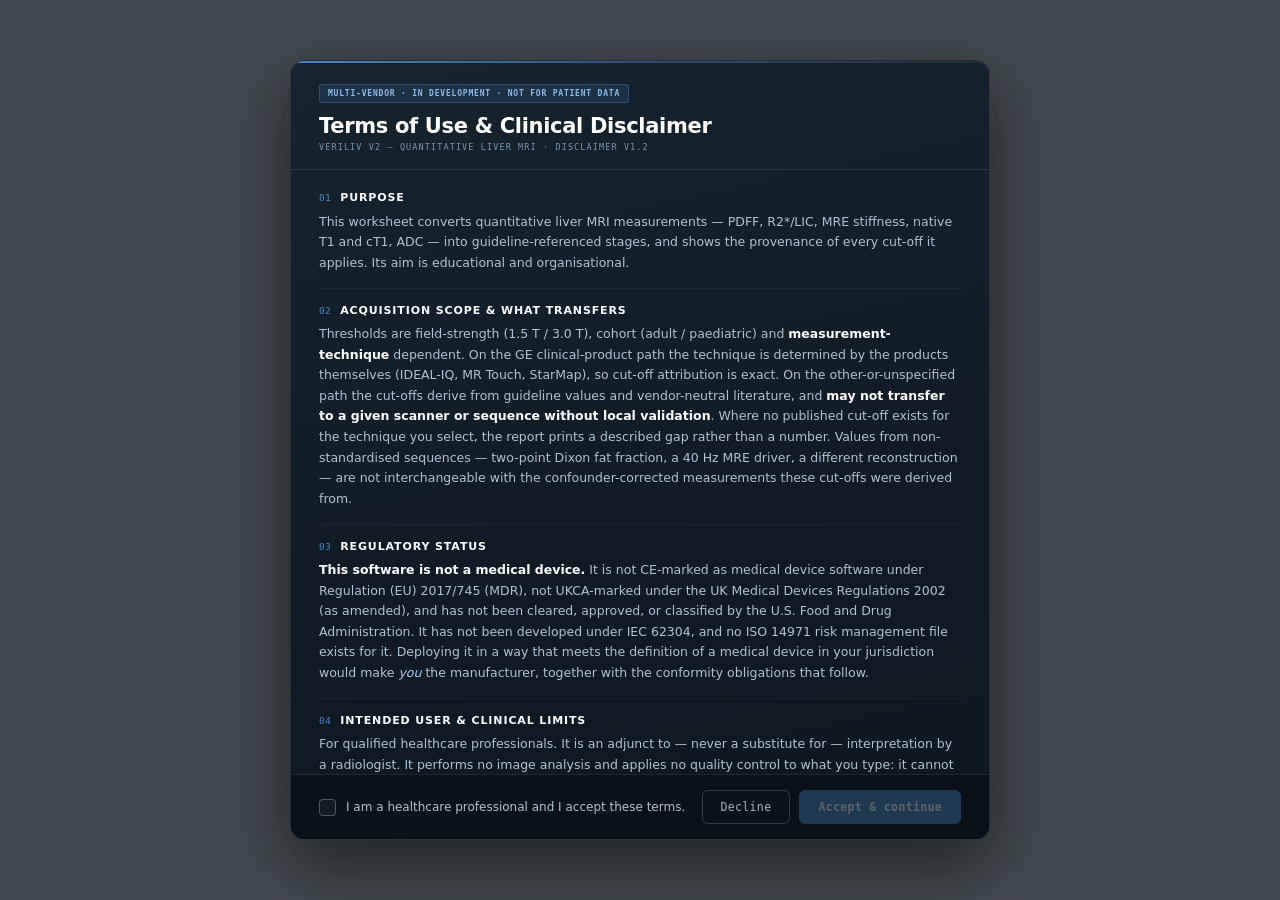
<file: v2.1/index.html>
<!DOCTYPE html>
<html lang="en">
<head>
<meta charset="UTF-8">
<meta name="viewport" content="width=device-width, initial-scale=1.0">
<title>VeriLiv V2.1 — Multi-vendor (in development)</title>
<!-- No webfont request. The report has to work offline and from file://, and an
     attempted request is a render the reader waits on. Every type stack in
     css/styles.css is built from faces already on the machine.
     See v2/docs/DESIGN-DIRECTION.md § 3.1. -->
<link rel="stylesheet" href="css/styles.css">
<!-- W-071. The trial feedback layer, and nothing of the report depends on it.
     It refuses to exist unless the page is served over https with an invite
     code and accepted terms, so under file:// it is two files that load and do
     nothing. Removing the trial is deleting these two lines. -->
<link rel="stylesheet" href="feedback/feedback.css">
</head>
<body>

<div class="gate" id="gate" role="dialog" aria-modal="true" aria-labelledby="gate-title" hidden>

  <div class="gate-card" id="gate-terms">
    <div class="gate-head">
      <span class="gate-badge">Multi-vendor · in development · not for patient data</span>
      <h2 id="gate-title">Terms of Use &amp; Clinical Disclaimer</h2>
      <div class="gate-sub">VeriLiv V2 — Quantitative Liver MRI · Disclaimer v1.2</div>
    </div>

    <div class="gate-body" id="gate-scroll" tabindex="0">

      <section class="gc">
        <h3><span class="n">01</span>Purpose</h3>
        <p>This worksheet converts quantitative liver MRI measurements — PDFF, R2*/LIC, MRE stiffness,
        native T1 and cT1, ADC — into guideline-referenced stages, and shows the provenance of every
        cut-off it applies. Its aim is educational and organisational.</p>
      </section>

      <section class="gc">
        <h3><span class="n">02</span>Acquisition scope &amp; what transfers</h3>
        <p>Thresholds are field-strength (1.5&nbsp;T / 3.0&nbsp;T), cohort (adult / paediatric) and
        <strong>measurement-technique</strong> dependent. On the GE clinical-product path the technique is
        determined by the products themselves (IDEAL-IQ, MR&nbsp;Touch, StarMap), so cut-off attribution is
        exact. On the other-or-unspecified path the cut-offs derive from guideline values and vendor-neutral
        literature, and <strong>may not transfer to a given scanner or sequence without local validation</strong>.
        Where no published cut-off exists for the technique you select, the report prints a described gap
        rather than a number. Values from non-standardised sequences — two-point Dixon fat fraction, a 40&nbsp;Hz
        MRE driver, a different reconstruction — are not interchangeable with the confounder-corrected
        measurements these cut-offs were derived from.</p>
      </section>

      <section class="gc">
        <h3><span class="n">03</span>Regulatory status</h3>
        <p><strong>This software is not a medical device.</strong> It is not CE-marked as medical device
        software under Regulation (EU) 2017/745 (MDR), not UKCA-marked under the UK Medical Devices
        Regulations 2002 (as amended), and has not been cleared, approved, or classified by the U.S. Food and
        Drug Administration. It has not been developed under IEC&nbsp;62304, and no ISO&nbsp;14971 risk
        management file exists for it. Deploying it in a way that meets the definition of a medical device in
        your jurisdiction would make <em>you</em> the manufacturer, together with the conformity obligations
        that follow.</p>
      </section>

      <section class="gc">
        <h3><span class="n">04</span>Intended user &amp; clinical limits</h3>
        <p>For qualified healthcare professionals. It is an adjunct to — never a substitute for —
        interpretation by a radiologist. It performs no image analysis and applies no quality control to what
        you type: it cannot detect a failed acquisition, a mis-placed ROI, motion corruption, or an invalid
        confidence map. <strong>V2 is in development and must not be used to interpret patient data.</strong></p>
      </section>

      <section class="gc">
        <h3><span class="n">05</span>Data protection &amp; privacy</h3>
        <p>The report runs entirely in your browser. No measurement, identifier, or laboratory value is
        transmitted to any server, and no report data is written to durable storage — entered data lives only
        in this tab and is discarded when it closes. Two small non-clinical items are kept: a record of this
        acknowledgement for the duration of the session, and — only if you choose to send trial feedback
        (section&nbsp;07) — the name and e-mail you enter there, held in this browser so you need not retype
        them and removable by clearing this site's data. The page requests no web font and no other network
        resource: it runs entirely in your browser, works when opened directly from a local file, and prints
        identically offline.</p>
      </section>

      <section class="gc">
        <h3><span class="n">06</span>Jurisdiction, warranty &amp; liability</h3>
        <p>Thresholds are drawn from international peer-reviewed literature and society guidance (EASL, AASLD,
        SAR, RSNA-QIBA, ESGAR). They may differ from — or conflict with — the national guidance in force where
        you practise; <strong>local guidance prevails</strong>. The software is provided “as is”, without
        warranty of any kind. To the fullest extent permitted by applicable law, the authors accept no
        liability for any clinical decision, diagnosis, outcome, or damage arising from its use.</p>
      </section>

      <!-- W-071 / W-161. Shown to every reader: a page that only discloses its
           data handling to the people it is currently collecting from has
           disclosed nothing. It is repeated inside the panel, where the typing
           actually happens. W-161 retired the invite code — feedback is open to
           any reader who has accepted these terms. -->
      <section class="gc">
        <h3><span class="n">07</span>Trial feedback</h3>
        <p class="fb-notice">From any parameter card, this page can report a problem to the trial's
        feedback form, which is hosted by Tally. The first time you do, it asks for a name and an
        e-mail and keeps them in this browser so you need not retype them. What it sends: the name and
        e-mail you enter, the acquisition you selected, the band your reading fell in, and what you
        write. <strong>It never sends the measurements you typed, the accession number, the study date
        or the age.</strong> Nothing is sent or loaded unless you open the feedback panel yourself.</p>
      </section>

    </div>

    <div class="gate-foot">
      <label class="gate-check" for="gate-attest">
        <input type="checkbox" id="gate-attest">
        <span class="box" aria-hidden="true"></span>
        <span class="lbl">I am a healthcare professional and I accept these terms.</span>
      </label>
      <div class="gate-actions">
        <button type="button" class="gate-btn deny" id="gate-deny">Decline</button>
        <button type="button" class="gate-btn accept" id="gate-accept" disabled>Accept &amp; continue</button>
      </div>
    </div>
  </div>

  <div class="gate-card declined" id="gate-declined" hidden>
    <h2>Access declined</h2>
    <p>The terms of use were not accepted, so the report is locked and its inputs are disabled. Nothing was saved.</p>
    <p class="reload">Reload the page to review the terms again.</p>
  </div>

</div>

<main id="app" hidden></main>

<!-- Data layer. Plain scripts, not ES modules: modules fail under file://, and
     opening this file by double-clicking has to keep working. See v2/data/SCHEMA.md § 1.

     W-164. THE EVIDENCE RECORDS AND THE STAGING ENGINE ARE NOT COPIED. V2.1 is a
     presentation line: it owns this page, the stylesheet, the renderer, the
     application logic, the demonstration cases and the feedback layer, and it
     LOADS every cut-off, calibration, reference range, interaction and the whole
     staging engine from ../v2/. One number, one home. A copy of a clinical record
     is a second record that can drift from the first, and this repository has
     already paid for that kind of drift once (CLAUDE.md § 5). Relative <script
     src> across a sibling folder is still a plain script under file://, so the
     double-click rule (CLAUDE.md § 6) is unchanged. -->
<script src="../v2/data/techniques.data.js"></script>
<script src="../v2/data/references.data.js"></script>
<script src="../v2/data/external-refs.data.js"></script>
<script src="../v2/data/ranges.data.js"></script>
<script src="../v2/data/cutoffs.data.js"></script>
<script src="../v2/data/calibrations.data.js"></script>
<script src="../v2/data/protocols.data.js"></script>
<script src="../v2/data/availability.data.js"></script>
<script src="../v2/data/scope.data.js"></script>
<script src="../v2/data/interactions.data.js"></script>
<script src="../v2/data/practices.data.js"></script>
<script src="../v2/data/evidence-tally.data.js"></script>
<script src="../v2/data/triggers.data.js"></script>
<script src="../v2/data/considerations.data.js"></script>
<script src="../v2/js/thresholds.js"></script>
<script src="../v2/js/scope.js"></script>
<script src="../v2/js/domains.js"></script>
<script src="../v2/js/selection.js"></script>
<script src="../v2/js/zones.js"></script>
<script src="../v2/js/reliability.js"></script>
<script src="../v2/js/report.js"></script>
<script src="../v2/js/vendors.js"></script>
<script src="../v2/js/sample-cases.js"></script>
<script src="js/render.js"></script>
<script src="js/app.js"></script>
<script src="feedback/feedback.js"></script>
</body>
</html>
</file>
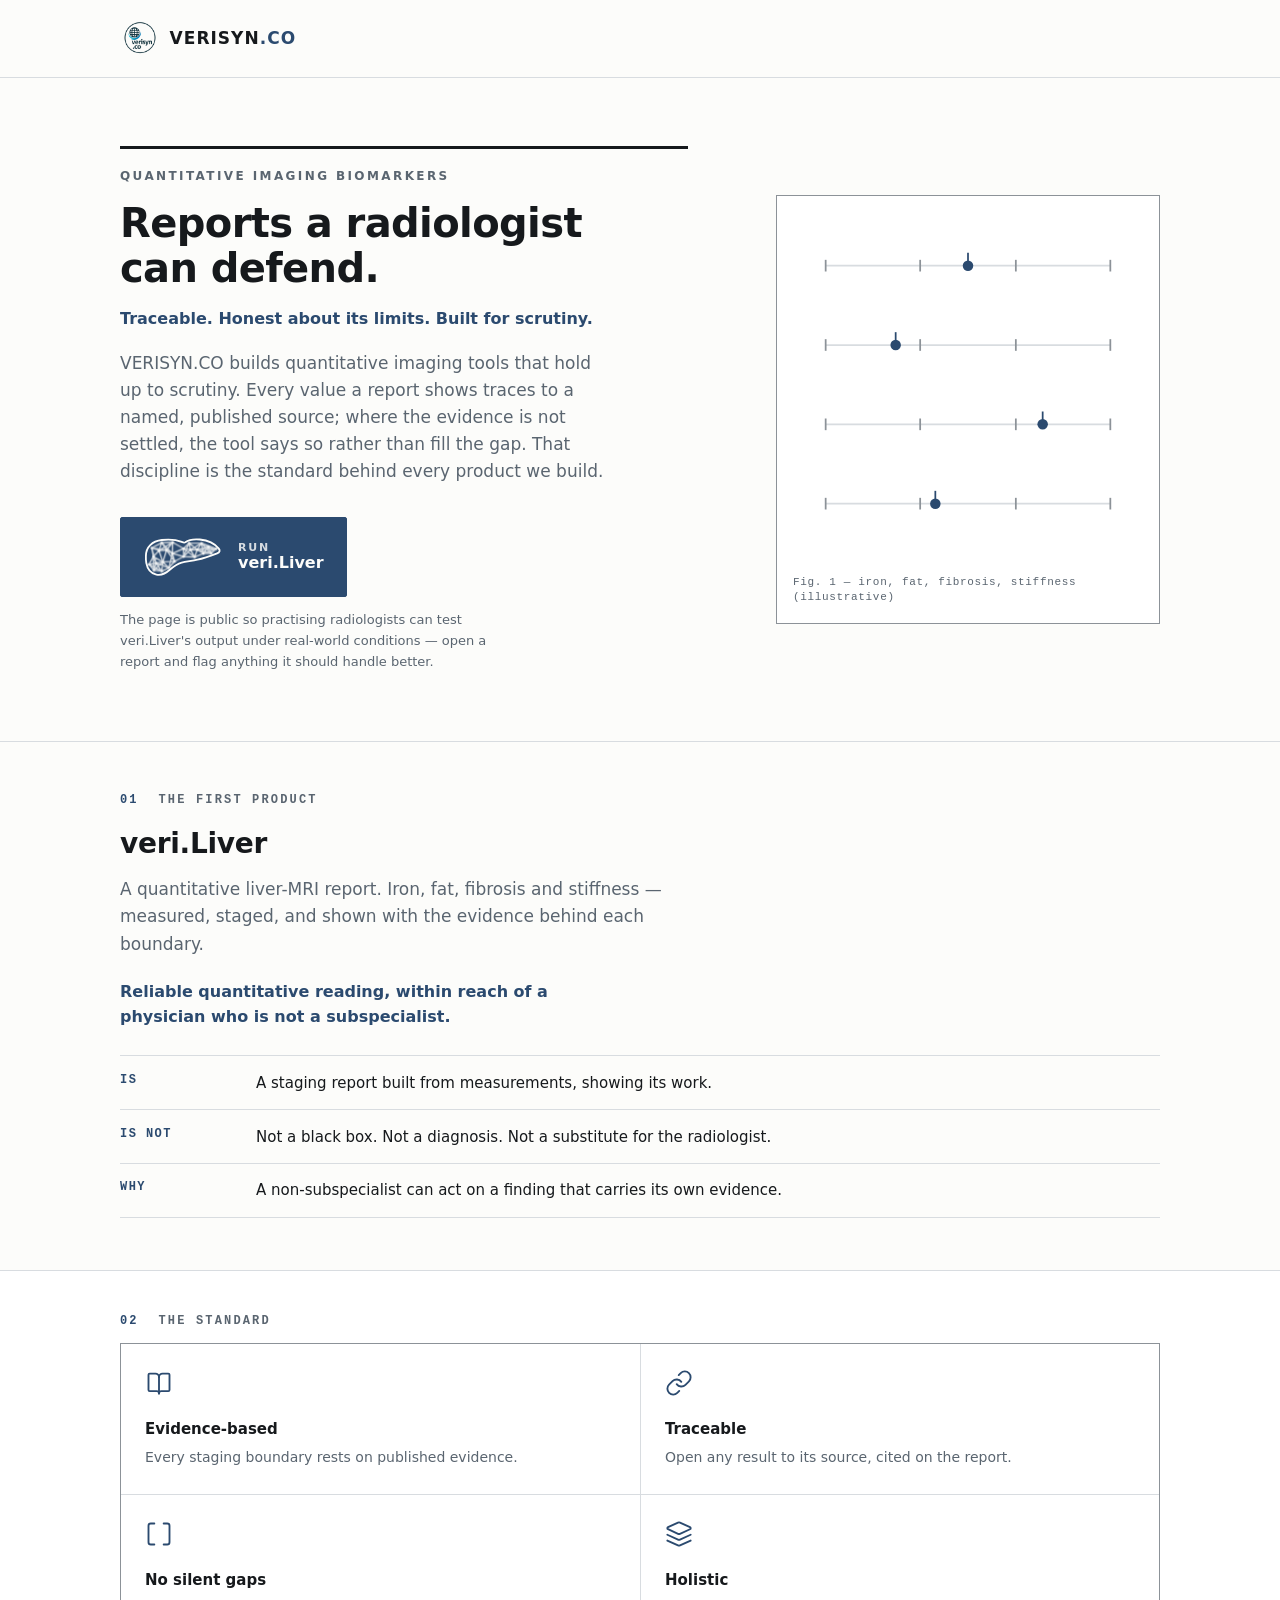
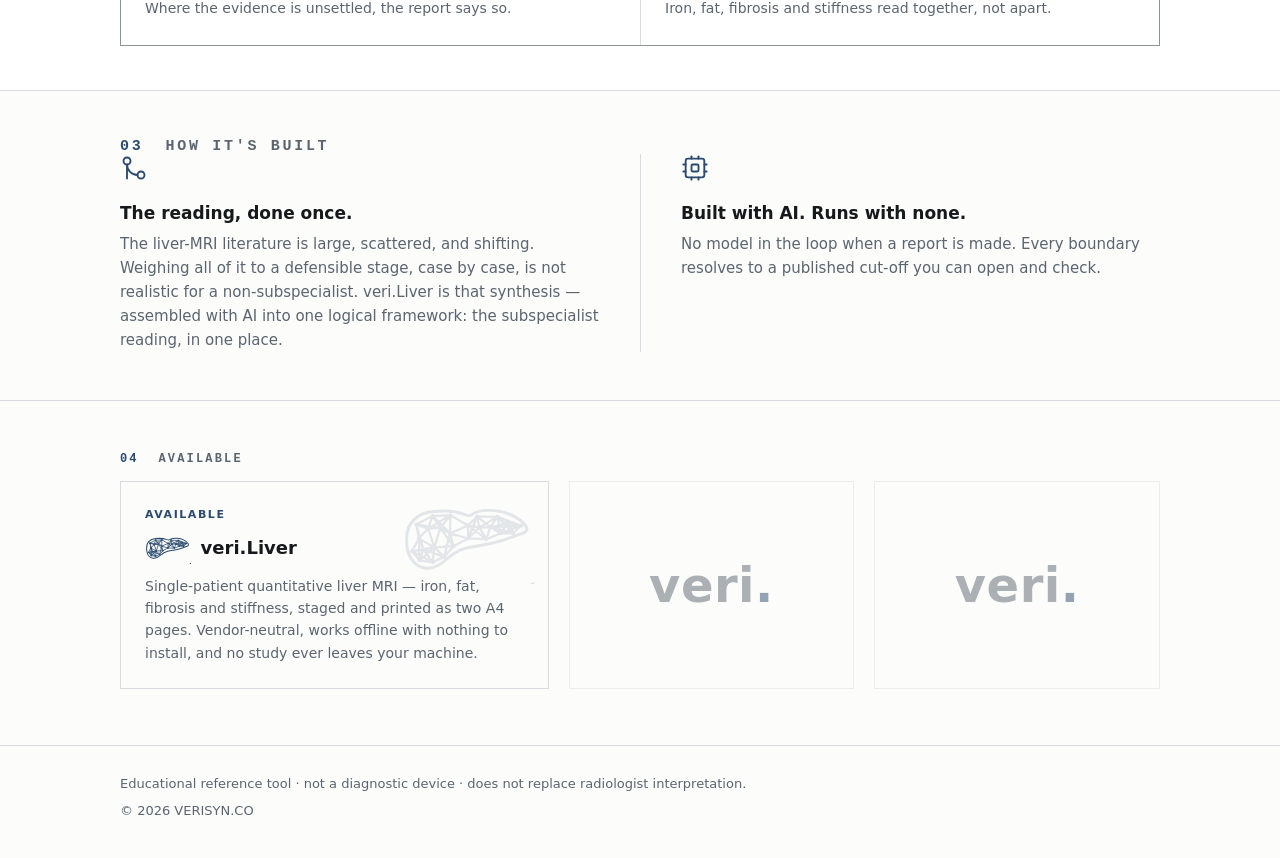
<file: v2/index.html>
<!DOCTYPE html>
<html lang="en">
<head>
<meta charset="UTF-8">
<meta name="viewport" content="width=device-width, initial-scale=1.0">
<!-- W-168. V2 IS NO LONGER THE PUBLISHED LINE. This report is frozen
     (CLAUDE.md § 3); the current line is V2.1, reached through the site
     entrance. Every visit to v2/index.html is bounced to ../index.html with any
     query string and hash kept, so a deep link (?fb=open, ?r=…) still arrives
     intact — the entrance forwards it on to the current line. A reader with no
     JavaScript gets the same bounce from the <noscript> refresh, minus the
     query the static URL cannot carry. -->
<script>
  (function () {
    location.replace('../index.html' + location.search + location.hash);
  }());
</script>
<noscript><meta http-equiv="refresh" content="0;url=../index.html"></noscript>
<title>VeriLiv V2 — Multi-vendor (in development)</title>
<!-- No webfont request. The report has to work offline and from file://, and an
     attempted request is a render the reader waits on. Every type stack in
     css/styles.css is built from faces already on the machine.
     See v2/docs/DESIGN-DIRECTION.md § 3.1. -->
<link rel="stylesheet" href="css/styles.css">
<!-- W-071. The trial feedback layer, and nothing of the report depends on it.
     It refuses to exist unless the page is served over https with an invite
     code and accepted terms, so under file:// it is two files that load and do
     nothing. Removing the trial is deleting these two lines. -->
<link rel="stylesheet" href="feedback/feedback.css">
</head>
<body>

<div class="gate" id="gate" role="dialog" aria-modal="true" aria-labelledby="gate-title" hidden>

  <div class="gate-card" id="gate-terms">
    <div class="gate-head">
      <span class="gate-badge">Multi-vendor · in development · not for patient data</span>
      <h2 id="gate-title">Terms of Use &amp; Clinical Disclaimer</h2>
      <div class="gate-sub">VeriLiv V2 — Quantitative Liver MRI · Disclaimer v1.2</div>
    </div>

    <div class="gate-body" id="gate-scroll" tabindex="0">

      <section class="gc">
        <h3><span class="n">01</span>Purpose</h3>
        <p>This worksheet converts quantitative liver MRI measurements — PDFF, R2*/LIC, MRE stiffness,
        native T1 and cT1, ADC — into guideline-referenced stages, and shows the provenance of every
        cut-off it applies. Its aim is educational and organisational.</p>
      </section>

      <section class="gc">
        <h3><span class="n">02</span>Acquisition scope &amp; what transfers</h3>
        <p>Thresholds are field-strength (1.5&nbsp;T / 3.0&nbsp;T), cohort (adult / paediatric) and
        <strong>measurement-technique</strong> dependent. On the GE clinical-product path the technique is
        determined by the products themselves (IDEAL-IQ, MR&nbsp;Touch, StarMap), so cut-off attribution is
        exact. On the other-or-unspecified path the cut-offs derive from guideline values and vendor-neutral
        literature, and <strong>may not transfer to a given scanner or sequence without local validation</strong>.
        Where no published cut-off exists for the technique you select, the report prints a described gap
        rather than a number. Values from non-standardised sequences — two-point Dixon fat fraction, a 40&nbsp;Hz
        MRE driver, a different reconstruction — are not interchangeable with the confounder-corrected
        measurements these cut-offs were derived from.</p>
      </section>

      <section class="gc">
        <h3><span class="n">03</span>Regulatory status</h3>
        <p><strong>This software is not a medical device.</strong> It is not CE-marked as medical device
        software under Regulation (EU) 2017/745 (MDR), not UKCA-marked under the UK Medical Devices
        Regulations 2002 (as amended), and has not been cleared, approved, or classified by the U.S. Food and
        Drug Administration. It has not been developed under IEC&nbsp;62304, and no ISO&nbsp;14971 risk
        management file exists for it. Deploying it in a way that meets the definition of a medical device in
        your jurisdiction would make <em>you</em> the manufacturer, together with the conformity obligations
        that follow.</p>
      </section>

      <section class="gc">
        <h3><span class="n">04</span>Intended user &amp; clinical limits</h3>
        <p>For qualified healthcare professionals. It is an adjunct to — never a substitute for —
        interpretation by a radiologist. It performs no image analysis and applies no quality control to what
        you type: it cannot detect a failed acquisition, a mis-placed ROI, motion corruption, or an invalid
        confidence map. <strong>V2 is in development and must not be used to interpret patient data.</strong></p>
      </section>

      <section class="gc">
        <h3><span class="n">05</span>Data protection &amp; privacy</h3>
        <p>The report runs entirely in your browser. No measurement, identifier, or laboratory value is
        transmitted to any server, and no report data is written to durable storage — entered data lives only
        in this tab and is discarded when it closes. Two small non-clinical items are kept: a record of this
        acknowledgement for the duration of the session, and — only if you choose to send trial feedback
        (section&nbsp;07) — the name and e-mail you enter there, held in this browser so you need not retype
        them and removable by clearing this site's data. The page requests no web font and no other network
        resource: it runs entirely in your browser, works when opened directly from a local file, and prints
        identically offline.</p>
      </section>

      <section class="gc">
        <h3><span class="n">06</span>Jurisdiction, warranty &amp; liability</h3>
        <p>Thresholds are drawn from international peer-reviewed literature and society guidance (EASL, AASLD,
        SAR, RSNA-QIBA, ESGAR). They may differ from — or conflict with — the national guidance in force where
        you practise; <strong>local guidance prevails</strong>. The software is provided “as is”, without
        warranty of any kind. To the fullest extent permitted by applicable law, the authors accept no
        liability for any clinical decision, diagnosis, outcome, or damage arising from its use.</p>
      </section>

      <!-- W-071 / W-161. Shown to every reader: a page that only discloses its
           data handling to the people it is currently collecting from has
           disclosed nothing. It is repeated inside the panel, where the typing
           actually happens. W-161 retired the invite code — feedback is open to
           any reader who has accepted these terms. -->
      <section class="gc">
        <h3><span class="n">07</span>Trial feedback</h3>
        <p class="fb-notice">From any parameter card, this page can report a problem to the trial's
        feedback form, which is hosted by Tally. The first time you do, it asks for a name and an
        e-mail and keeps them in this browser so you need not retype them. What it sends: the name and
        e-mail you enter, the acquisition you selected, the band your reading fell in, and what you
        write. <strong>It never sends the measurements you typed, the accession number, the study date
        or the age.</strong> Nothing is sent or loaded unless you open the feedback panel yourself.</p>
      </section>

    </div>

    <div class="gate-foot">
      <label class="gate-check" for="gate-attest">
        <input type="checkbox" id="gate-attest">
        <span class="box" aria-hidden="true"></span>
        <span class="lbl">I am a healthcare professional and I accept these terms.</span>
      </label>
      <div class="gate-actions">
        <button type="button" class="gate-btn deny" id="gate-deny">Decline</button>
        <button type="button" class="gate-btn accept" id="gate-accept" disabled>Accept &amp; continue</button>
      </div>
    </div>
  </div>

  <div class="gate-card declined" id="gate-declined" hidden>
    <h2>Access declined</h2>
    <p>The terms of use were not accepted, so the report is locked and its inputs are disabled. Nothing was saved.</p>
    <p class="reload">Reload the page to review the terms again.</p>
  </div>

</div>

<main id="app" hidden></main>

<!-- Data layer. Plain scripts, not ES modules: modules fail under file://, and
     opening this file by double-clicking has to keep working. See v2/data/SCHEMA.md § 1. -->
<script src="data/techniques.data.js"></script>
<script src="data/references.data.js"></script>
<script src="data/external-refs.data.js"></script>
<script src="data/ranges.data.js"></script>
<script src="data/cutoffs.data.js"></script>
<script src="data/calibrations.data.js"></script>
<script src="data/protocols.data.js"></script>
<script src="data/availability.data.js"></script>
<script src="data/scope.data.js"></script>
<script src="data/interactions.data.js"></script>
<script src="data/triggers.data.js"></script>
<script src="data/considerations.data.js"></script>
<script src="js/thresholds.js"></script>
<script src="js/scope.js"></script>
<script src="js/domains.js"></script>
<script src="js/selection.js"></script>
<script src="js/zones.js"></script>
<script src="js/reliability.js"></script>
<script src="js/report.js"></script>
<script src="js/vendors.js"></script>
<script src="js/render.js"></script>
<script src="js/sample-cases.js"></script>
<script src="js/app.js"></script>
<script src="feedback/feedback.js"></script>
</body>
</html>
</file>
<file: v2.1/css/styles.css>
/* VeriLiv V2 — multi-vendor. Skeleton stylesheet.
   Colour tokens and font stack are carried over from V1 so the two versions read
   as one product. Nothing here is copied from V1's report layout — V2's report
   styles are a later task. */

/* ═══════════════════════════════════════════════ W-009 — THE DESIGN TOKENS
   Three scales and one palette, declared once. Every value below is either
   read out of v2/docs/DESIGN-DIRECTION.md (approved 2026-08-23) or was moved
   by W-009 for a MEASURED reason, and the reason is written beside it.

   The legacy names -- --ok/--low/--mid/--high/--sev, --muted, --faint, --hair,
   --hair2 -- survive as aliases onto the new tokens. Five hundred lines of
   working rules consume them; re-pointing the alias changes the palette without
   touching a single one of those rules, and a rename that touched them all
   would be a large diff whose only product is a different spelling. */
:root{
  /* ── Neutral. DESIGN-DIRECTION § 2.1 ── */
  --paper:#FCFCFA; --ink:#16191C; --ink-2:#5A6570; --rule:#D8DCE0;
  /* The axis frame is NOT a decorative hairline: an outlined band is how this
     report says "no severity is recorded here" (§ 2.3), so the frame carries
     meaning and WCAG 1.4.11 asks 3:1 of it. MEASURED: --rule reaches 1.34
     against the paper and cannot carry that job; --frame reaches 3.06. */
  --frame:#8C9298;

  /* ── Severity. DESIGN-DIRECTION § 2.2 — one hue, light to dark, so the ramp
     is read correctly in greyscale and by a red-green-deficient reader. ──
     --sev-3 is the ONE value moved from the approved table. MEASURED: the
     approved #B06A4E carried neither label colour at AA (white 4.07, ink 4.22,
     both under 4.5 for the 8 px band names set inside the bar). #A66047 is the
     smallest darkening that clears it: white reaches 4.66. Hue and the
     monotone lightness order are unchanged. */
  --sev-0:#F2F0EC; --sev-1:#E5CFC2; --sev-2:#D0A088;
  --sev-3:#A66047; --sev-4:#7E2E22;

  /* ── The third register. DESIGN-DIRECTION § 2.3 — reserved for W-008's
     published uncertainty band and consumed by nothing yet. It is a NEUTRAL
     grey: what separates it from the ramp is chroma, not lightness, so it stays
     distinguishable when the colour is removed and the hatch is what carries it.
     v2/tests/render.test.js N17 locks that separation. */
  --uncertain:#9AA3AB;
  /* W-015. The same register, darkened to the one thing --uncertain cannot do:
     carry a 3:1 edge against the sheet (WCAG 1.4.11) so a withheld reading is
     findable on paper. Still a neutral -- chroma, not lightness, is what keeps
     the register apart from the severity ramp, and darkening does not touch it.
     A separate token because --uncertain is W-008's band FILL and must keep its
     measured value. */
  --uncertain-edge:#7E868D;

  /* W-134 — the Live Report "still expected" wash (screen only, live mode only).
     A control affordance, NOT a report-content colour and NOT part of the
     severity ramp (DESIGN-DIRECTION.md §2.2). One very low-chroma warm grey,
     carried by every empty staging-affecting field. MEASURED (render.test.js
     N62 recomputes it): --ink 14.94:1, --ink-2 5.04:1 against it — every field's
     own text clears WCAG AA.
     W-149 collapsed W-134's two tones into this one: the quieter second wash
     (#FBF4E4, once used for the non-primary groups) is retired, and so is the
     indication-dependent emphasis that chose between the two. */
  --fill-needed:#F7EBD3;

  /* ── Legacy aliases ── */
  --muted:var(--ink-2); --faint:#8A939C; --hair:var(--rule); --hair2:#ECEEF0;
  --accent:#2b4a6f; --accent-tint:#eaf0f6; --marker:#0f1b26; --flag:#b23b3b;
  --ok:var(--sev-0); --low:var(--sev-1); --mid:var(--sev-2);
  --high:var(--sev-3); --sev:var(--sev-4);

  /* ── Spacing. ONE scale; nothing on the report surface sets a margin, a
     padding or a gap outside it. The print budget is met by redefining these
     seven values inside @media print rather than by restating thirty rules --
     which is the entire reason the scale exists. ── */
  --s-1:2px; --s-2:3px; --s-3:5px; --s-4:8px;
  --s-5:12px; --s-6:18px; --s-7:26px;

  /* ── Type. Named by JOB, because DESIGN-DIRECTION § 1 is a rule about jobs:
     the patient's own measured value dominates, the stage is second, and
     provenance never outweighs either. --t-value is the largest token in this
     block and --t-micro the smallest, and N17 asserts that order. ── */
  --t-value:15px;   /* the measured value. Nothing on a card competes with it. */
  --t-name:12.5px;  /* the parameter's name, the impression, headings          */
  --t-band:11.5px;  /* the verdict chip -- the stage, second in the hierarchy  */
  --t-body:10.5px;  /* prose: notes, caveats, described gaps                   */
  --t-meta:9.5px;   /* acquisition lines, boundary values, reference rows      */
  --t-micro:8px;    /* field labels, record ids, PMIDs -- and never bold       */

  /* SYSTEM FACES ONLY. No webfont is requested (see v2/index.html), so these are
     the faces the page actually gets — not a fallback nobody measured. The data
     face stays monospace so columns of figures still line up, and Consolas gives
     a slashed zero on Windows. DESIGN-DIRECTION.md § 3.1. */
  --sans:system-ui,"Segoe UI",-apple-system,"Helvetica Neue",Arial,sans-serif;
  --mono:ui-monospace,"SFMono-Regular","Cascadia Mono",Consolas,Menlo,monospace;
  --serif:Georgia,"Times New Roman","Nimbus Roman",serif;
}

/* ═══════════════════════════════════════════════════ W-131 — DARK THEME
   A manual toggle only (no `prefers-color-scheme` — developer decision,
   2026-08-30): `document.documentElement.dataset.theme` is set by js/app.js
   from a `localStorage` preference, so this whole block is keyed off
   `:root[data-theme="dark"]`. Wrapped in `@media screen` — not a guard added
   defensively, but the actual mechanism that keeps print always light: the
   printed sheet is portrait A4 read in greyscale as often as colour
   (DESIGN-DIRECTION § 0), and § 0's own worked example rejects a dark ground
   on A4 outright ("a toner problem"). Because these custom properties are
   declared inside `@media screen`, `@media print` structurally never sees
   them, so the toggle's state cannot reach the printed page — no separate
   "reset to light for print" rule is needed.

   Every value below is MEASURED against the same pairs v2/tests/render.test.js
   N17 locks for the light palette (WCAG AA 4.5:1 text, 1.4.11 3:1/2.5:1 for a
   graphical object that carries meaning), by the parallel N59 section — a
   palette edit that breaks a pair fails the same way N17 already does.

   The severity ramp keeps its hue (the warm, red-adjacent family DESIGN-
   DIRECTION § 2.2 chose so severity reads in greyscale and for a red-green
   deficient reader) but ASCENDS in lightness sev-0 -> sev-4, the opposite
   direction from the light ramp's descent. This is a deliberate, named
   deviation, not a silent contradiction: each ramp end is the step that
   stands furthest from its OWN sheet — darkest-of-the-ramp on white paper,
   brightest-of-the-ramp on a near-black sheet — so "most severe" keeps
   reading as the step that departs furthest from a normal page, on either
   theme. `--accent` is lightened for its majority use (11 sites set it as
   TEXT on the sheet) rather than kept navy-dark; the 3 sites that instead
   use it as a solid fill under white text (`.badge`, `.acqsum .badge`,
   `.toolbar button`) get a matching `color: var(--paper)` override below,
   because a light accent under white text fails AA the moment the sheet
   itself goes dark. `--marker` moves from near-black to a saturated blue
   for the same reason: unchanged, it would sit at nearly the same lightness
   as the new dark `--paper` and the "patient's own value" pin would stop
   standing apart from the sheet, which is the one thing DESIGN-DIRECTION § 1
   says it may never do.

   REVISED same day, developer feedback: the first cut read as too close to
   pure black. `--paper` and the page's own outer backdrop are the only two
   values this revision moves — a medium dark grey (`#26282C`, roughly the
   surface tone GitHub/VS Code's own dark themes use, not an OLED near-black)
   over the original `#17191B`/`#0C0D0E`. Nothing else changes: the severity
   ramp, `--frame`, `--uncertain`/`--uncertain-edge` and every chip tint were
   ALREADY passing their own N59 floor with room to spare against the darker
   paper, so lightening only `--paper` and re-measuring every pair that reads
   it (all 13 N59 pairs re-verified; the tightest are the axis frame at
   3.12:1 against a 3.0 floor and the not-interpretable chip border at
   3.99:1 against 3.0 — both still hold) preserves the ramp's own legibility
   exactly as the developer asked, rather than retuning a system that was not
   the reported problem.

   REVISED AGAIN same day, developer feedback: the page still read as one
   flat grey plane — correct in the light theme, where `--paper` and
   `--hair2` are both near-white and the difference is a deliberate near-
   invisible nudge, but wrong once the sheet itself went dark, because two
   near-identical dark tones read as no difference at all rather than as a
   quiet one. Three tokens now form a real elevation ladder, darkest to
   lightest — the page's own backdrop (`body`, below), `--paper` (the sheet
   itself: `.page`, `#app`, `.shell`), `--hair2` (a layer raised OFF the
   sheet: `.domaingroup`/`.mgroup`/`.evidence`'s boxed panels, which already
   used this exact token for the same job in the light theme, and now also
   `.toolbar` — screen furniture that floats beside the page, not part of
   it, given a dark-only override below since the light theme correctly
   keeps it flush with `--paper`). `--hair2` moved `#2E3136` -> `#34373D`,
   sized to the SAME 4.5:1 floor as every other text-bearing surface: the
   ceiling on how far it can lighten is set by `--ink-2` (`.domainhead`,
   `.evidence h4`, `.tb-note`/`.tb-reason`, all already `var(--muted)` =
   `var(--ink-2)`), which clears it at 4.72:1 — the next step up drops that
   pair under 4.5. One casualty of the wider gap: `--accent` on the new
   `--hair2` falls under 4.5 (was the only text colour on this token that
   was never `--ink`/`--ink-2`), so `.labs-head .t`'s accent label gets a
   dark-only override to `var(--ink)` rather than capping the whole ladder's
   contrast to protect one label — `--accent`'s other 13 call sites are all
   text on `--paper`, unaffected. */
@media screen{
  :root[data-theme="dark"]{
    --paper:#26282C; --ink:#ECEDEC; --ink-2:#9BA4AC; --rule:#2B2F33;
    --frame:#6E747A;
    --sev-0:#40332A; --sev-1:#5E4633; --sev-2:#7F5A3C;
    --sev-3:#C08A56; --sev-4:#EAB27A;
    --uncertain:#5C636B;
    --uncertain-edge:#7E868D;
    --faint:#7E8790; --hair2:#34373D;
    --accent:#6FA0D0; --accent-tint:#1C2733; --marker:#2A5A82; --flag:#E2726B;
    /* W-134, dark. Same discipline as the light value above: a warm wash a
       step off --paper (#26282C). MEASURED (render.test.js N62): --ink 10.50:1,
       --ink-2 4.87:1 against it — clears AA. W-149 dropped the quieter second
       wash (was #312E28). */
    --fill-needed:#3A342A;
  }
  /* The elevation ladder's raised step. `.toolbar` is screen furniture
     beside the page, not part of it, so it gets the SAME "boxed panel" tone
     `.domaingroup`/`.mgroup`/`.evidence` already carry via `--hair2` in
     their own light-theme-authored rule — one token, reused, not a parallel
     system. The light theme is untouched: it keeps the toolbar flush with
     `--paper` on purpose (its `--hair2` nudge is meant to be barely visible). */
  :root[data-theme="dark"] .toolbar{ background: var(--hair2); }
  /* The one label that was the sole reason `--hair2` could not lighten
     further (see the block comment above): moved off `--accent` (fails 4.5:1
     on the new tone) onto `--ink` (10.17:1, no ceiling problem at all). */
  :root[data-theme="dark"] .labs-head .t{ color: var(--ink); }
  /* Everything else in the palette is an alias (--muted/--hair/--ok.../--sev)
     onto the tokens above and re-themes for free — restating an alias here
     would turn it back into an independent literal, which is the one thing
     the alias exists to prevent (see the light :root block's own comment). */

  /* The handful of rules that hold a LITERAL colour rather than a token
     (verdict-chip tints; the page's own outer backdrop; two warning boxes)
     get their dark counterpart here, at the same measured discipline. The
     backdrop stays darker than `--paper` (unchanged relationship, both moved
     up together) so the sheet still reads as a lighter card floating above
     its own surround, exactly as the light theme's paper/body pairing does. */
  :root[data-theme="dark"] body{ background:#1A1B1E; }
  :root[data-theme="dark"] .warn{ background:#2E2712; }
  :root[data-theme="dark"] .withheld{ background:#2E2712; }
  /* MEASURED text-on-tint, dark: 10.04 / 10.10 / 9.46 / 9.38 / 9.43 — same
     discipline as the light chip's own comment two blocks below. */
  :root[data-theme="dark"] .v-ok  { color:#D9D6D2; background:#2A2926; }
  :root[data-theme="dark"] .v-low { color:#DCD8CE; background:#2C2A22; }
  :root[data-theme="dark"] .v-mid { color:#E4CDB9; background:#332720; }
  :root[data-theme="dark"] .v-high{ color:#F0C9AE; background:#3C2417; }
  :root[data-theme="dark"] .v-sev { color:#F5B9A8; background:#3C160E; }
  /* The 3 solid-accent-fill sites, `:not([disabled])` so a disabled toolbar
     button keeps its own `.toolbar button[disabled]` colour (var(--muted),
     already dark-theme-aware) rather than losing it to this rule's higher
     specificity. */
  :root[data-theme="dark"] .acqsum .badge,
  :root[data-theme="dark"] .badge,
  :root[data-theme="dark"] .toolbar button:not([disabled]) { color: var(--paper); }
}

/* The theme toggle's own label (W-131): toolbar() always renders both spans
   — a pure string builder has no DOM to read a theme back from — and CSS
   alone decides which one shows, the same way it decides everything else
   about the theme. Outside the dark-token block on purpose: `.toolbar` is
   already `.screen-only` and vanishes under `@media print` by that existing
   rule, so nothing here needs its own print guard. */
.tb-theme-to-light{ display:none; }
:root[data-theme="dark"] .tb-theme-to-dark{ display:none; }
:root[data-theme="dark"] .tb-theme-to-light{ display:inline; }

*{box-sizing:border-box;}
html,body{margin:0;padding:0;}
body { background:#e9edf1; color:var(--ink); font-family:var(--sans);
       font-size:12.5px; line-height:1.4; min-height:100vh; padding:24px; }
body.gate-open { overflow:hidden; }

.shell{width:100%;max-width:720px;background:var(--paper);border-radius:8px;
  box-shadow:0 3px 20px rgba(15,27,38,.14);padding:30px 34px 26px;}

.lockup{font-family:var(--mono);font-size:8.5px;color:var(--faint);letter-spacing:.1em;margin-bottom:3px;}
.lockup b{color:var(--accent);font-weight:700;letter-spacing:.02em;}
h1{font-size:22px;font-weight:700;letter-spacing:-.01em;margin:0;color:var(--ink);}
.sub{font-family:var(--mono);font-size:9px;color:var(--muted);text-transform:uppercase;letter-spacing:.11em;margin-top:3px;}
/* W-040 removed a bare `.rule{...}` here. Nothing in V2 writes <hr class="rule">,
   but the renderer writes <span class="rule"> twice — the composite section head
   and every methodology table head — and this selector reached both, handing each
   a 2 px accent border and 27 px of margin nobody asked for. Five methodology
   table heads carried 135 px of it. The filler line is styled by
   `.section-head .rule` and `.p2-h .rule`, and only by those. */

.warn{border:1px solid var(--mid);background:#fdf6e6;border-radius:6px;padding:11px 13px;font-size:11.5px;}
.warn b{font-weight:600;}

.lede{color:var(--muted);font-size:12px;margin:14px 0 0;}
.lede a{color:var(--accent);}
code{font-family:var(--mono);font-size:11px;background:var(--accent-tint);padding:1px 4px;border-radius:3px;}

footer{margin-top:18px;padding-top:11px;border-top:1px solid var(--hair2);
  font-family:var(--mono);font-size:9px;color:var(--faint);letter-spacing:.05em;}

/* ══════════════ ACCESS GATE — TERMS & CLINICAL DISCLAIMER ══════════════
   Ported from v1/css/styles.css:215-306 — a solved layout, not reinvented
   here. Only the source file's own rules travel; V2's clinical text differs
   (see v2/index.html), the CSS selectors do not. */
:root{ --gate-ink:#e4edf5; --gate-dim:#b0c2d1; --gate-faint:#7d93a8; --gate-line:rgba(255,255,255,.09); --gate-blue:#4a86c8; }

.gate{position:fixed;inset:0;z-index:100;display:flex;align-items:center;justify-content:center;padding:24px 18px;
  background:rgba(8,15,22,.74);backdrop-filter:blur(12px) saturate(.55);-webkit-backdrop-filter:blur(12px) saturate(.55);
  animation:gate-in .28s ease-out both;}
.gate[hidden]{display:none;}
body.gate-open{overflow:hidden;}
@keyframes gate-in{from{opacity:0;}to{opacity:1;}}
@keyframes card-in{from{opacity:0;transform:translateY(14px) scale(.985);}to{opacity:1;transform:none;}}

.gate-card{width:min(700px,100%);max-height:min(88vh,780px);display:flex;flex-direction:column;overflow:hidden;
  background:linear-gradient(168deg,#16242f 0%,#101b25 58%,#0d1720 100%);color:var(--gate-ink);
  border:1px solid var(--gate-line);border-radius:14px;
  box-shadow:0 24px 70px rgba(0,0,0,.55),0 2px 0 rgba(255,255,255,.05) inset;
  animation:card-in .34s cubic-bezier(.22,.9,.3,1) both;}
.gate-card[hidden]{display:none;}

.gate-head{position:relative;padding:22px 28px 15px;border-bottom:1px solid var(--gate-line);flex:none;}
.gate-head::before{content:"";position:absolute;top:0;left:0;right:0;height:2px;
  background:linear-gradient(90deg,var(--gate-blue),#2b4a6f 55%,transparent);}
.gate-badge{display:inline-block;background:rgba(74,134,200,.16);color:#8fb9e6;border:1px solid rgba(74,134,200,.34);
  font-family:var(--mono);font-size:8px;font-weight:600;letter-spacing:.1em;text-transform:uppercase;
  padding:3px 8px;border-radius:3px;}
.gate-head h2{margin:11px 0 3px;font-size:21px;font-weight:600;letter-spacing:-.015em;color:#fff;line-height:1.2;}
.gate-sub{font-family:var(--mono);font-size:8.5px;letter-spacing:.13em;text-transform:uppercase;color:var(--gate-faint);}

.gate-body{flex:1 1 auto;overflow-y:auto;overscroll-behavior:contain;padding:6px 28px 14px;
  -webkit-mask-image:linear-gradient(180deg,transparent 0,#000 14px);mask-image:linear-gradient(180deg,transparent 0,#000 14px);}
.gate-body:focus-visible{outline:none;}
.gate-body::-webkit-scrollbar{width:9px;}
.gate-body::-webkit-scrollbar-track{background:transparent;}
.gate-body::-webkit-scrollbar-thumb{background:rgba(255,255,255,.13);border-radius:9px;border:3px solid transparent;background-clip:content-box;}
.gate-body::-webkit-scrollbar-thumb:hover{background:rgba(255,255,255,.24);background-clip:content-box;}

.gc{padding:14px 0;border-bottom:1px solid rgba(255,255,255,.05);}
.gc:last-child{border-bottom:none;}
.gc h3{display:flex;align-items:baseline;gap:9px;margin:0 0 6px;font-size:11px;font-weight:600;
  letter-spacing:.08em;text-transform:uppercase;color:#fff;}
.gc h3 .n{font-family:var(--mono);font-size:9.5px;font-weight:500;color:var(--gate-blue);letter-spacing:.04em;}
.gc p{margin:0;font-size:12.5px;line-height:1.65;color:var(--gate-dim);}
.gc strong{color:#fff;font-weight:600;}
.gc em{color:#a8cbef;font-style:italic;}

.gate-foot{flex:none;display:flex;align-items:center;justify-content:space-between;gap:16px;flex-wrap:wrap;
  padding:15px 28px;border-top:1px solid var(--gate-line);background:rgba(0,0,0,.26);}
.gate-check{position:relative;display:flex;align-items:center;gap:10px;cursor:pointer;
  font-size:12px;color:var(--gate-dim);user-select:none;}
.gate-check input{position:absolute;opacity:0;width:0;height:0;}
.gate-check .box{flex:none;width:17px;height:17px;border:1.5px solid rgba(255,255,255,.26);border-radius:4px;
  background:rgba(255,255,255,.04);transition:background .15s,border-color .15s;}
.gate-check .box::after{content:"";display:block;width:4px;height:8px;margin:2px auto 0;
  border:solid #fff;border-width:0 2px 2px 0;transform:rotate(42deg) scale(0);transition:transform .16s cubic-bezier(.3,1.4,.5,1);}
.gate-check:hover .box{border-color:rgba(255,255,255,.44);}
.gate-check input:checked + .box{background:var(--gate-blue);border-color:var(--gate-blue);}
.gate-check input:checked + .box::after{transform:rotate(42deg) scale(1);}
.gate-check input:focus-visible + .box{outline:2px solid var(--gate-blue);outline-offset:2px;}
.gate-check input:checked ~ .lbl{color:var(--gate-ink);}

.gate-actions{display:flex;gap:9px;margin-left:auto;}
.gate-btn{font-family:var(--mono);font-size:11.5px;font-weight:500;letter-spacing:.03em;
  padding:9px 18px;border-radius:6px;cursor:pointer;transition:background .15s,border-color .15s,opacity .15s;}
.gate-btn.deny{background:transparent;border:1px solid rgba(255,255,255,.17);color:#9fb2c2;}
.gate-btn.deny:hover{border-color:rgba(192,57,43,.6);color:#e08b82;background:rgba(192,57,43,.1);}
.gate-btn.accept{background:var(--gate-blue);border:1px solid var(--gate-blue);color:#fff;font-weight:600;}
.gate-btn.accept:hover:not(:disabled){background:#5b96d6;border-color:#5b96d6;}
.gate-btn.accept:disabled{opacity:.34;cursor:not-allowed;}
.gate-btn:focus-visible{outline:2px solid var(--gate-blue);outline-offset:2px;}

.gate-card.declined{max-width:470px;text-align:center;padding:38px 34px 34px;}
.gate-lock{width:52px;height:52px;margin:0 auto 16px;display:flex;align-items:center;justify-content:center;
  border-radius:50%;background:rgba(224,123,42,.12);border:1px solid rgba(224,123,42,.3);color:#e09a5a;}
.gate-lock svg{width:24px;height:24px;}
.gate-card.declined h2{margin:0 0 9px;font-size:19px;font-weight:600;letter-spacing:-.01em;color:#fff;}
.gate-card.declined p{margin:0 0 8px;font-size:12.5px;line-height:1.6;color:var(--gate-dim);}
.gate-card.declined p.reload{margin:16px 0 0;padding-top:14px;border-top:1px solid var(--gate-line);
  font-family:var(--mono);font-size:10.5px;letter-spacing:.03em;color:var(--gate-faint);}

/* Locked page behind a declined gate */
body.gate-locked .toolbar,body.gate-locked .page{filter:grayscale(1) opacity(.42);pointer-events:none;user-select:none;}

/* Acknowledgement stamp in the page-1 footer */
.footer{flex-wrap:wrap;}
.ack{flex:0 0 100%;margin-top:5px;padding-top:4px;border-top:1px dotted var(--hair);color:var(--faint);}
.ack[hidden]{display:none!important;}

/* Provenance stamp — which build + which cut-off set produced this print.
   Not gated: renders on load and always reaches the printed page. */
.ver{flex:0 0 100%;margin-top:5px;padding-top:4px;border-top:1px dotted var(--hair);
     color:var(--faint);font-family:var(--mono);letter-spacing:.01em;}
/* When both stamps show, one dotted rule is enough for the pair. */
.ver + .ack{border-top:none;margin-top:2px;padding-top:0;}

@media (prefers-reduced-motion:reduce){
  .gate,.gate-card{animation:none;}
  .gate-check .box::after{transition:none;}
}

/* ── Print guard ───────────────────────────────────────────────────────────
   V1 withholds the report until the terms are accepted. V2 has a second
   condition: an acquisition path must be chosen, because a report with no path
   has no provenance stamp and no vendor mode to stage against. Both conditions
   are checked here as well as in app.js's window.print wrapper — the browser's
   own Ctrl+P never reaches that wrapper. */
@media print {
  body:not(.gate-accepted) #app,
  body:not(.path-chosen) #app { display: none !important; }
  body:not(.gate-accepted)::after,
  body:not(.path-chosen)::after {
    content: "VeriLiv V2 — the report was not printed: the terms of use were not accepted, or no acquisition was selected.";
    display: block; padding: 40px; font-family: var(--mono); font-size: 11px;
  }
  .gate { display: none !important; }
}

/* ── Selection screen and report ───────────────────────────────────────────── */
#app { max-width: 960px; margin: 0 auto; background: var(--paper);
       border-radius: 8px; box-shadow: 0 3px 20px rgba(15,27,38,.14); padding: 26px 30px; }
.setup h2 { font-size: 15px; margin: 0 0 8px; }
.paths { display: flex; flex-direction: column; gap: 5px; margin-bottom: 12px; }
.axes { display: flex; gap: 18px; flex-wrap: wrap; margin: 12px 0 4px;
        padding-top: 12px; border-top: 1px solid var(--hair2); }
.axes label, .path { font-size: 12px; color: var(--ink); }
.note { font-size: 11.5px; color: var(--muted); margin: 6px 0 0; }

.prow { border-top: 1px solid var(--hair2); padding: 12px 0; }
.phead { display: flex; align-items: flex-start; gap: 16px; flex-wrap: wrap; }
.phead h3 { font-size: 13px; margin: 0; flex: 1 1 180px; }
.pval input { width: 90px; }
.pval .unit { font-family: var(--mono); font-size: 10px; color: var(--muted); margin-left: 4px; }
.method { display: flex; flex-direction: column; gap: 2px; font-size: 11px; }
.method-label { font-family: var(--mono); font-size: 9px; letter-spacing: .08em;
                text-transform: uppercase; color: var(--faint); }
.method-note { font-size: 10.5px; color: var(--muted); }
.method-examples { font-size: 10px; color: var(--faint); }

/* W-028 removed .scales / .bar / .rung / .marker with the boundary table they
   styled. The ruler below replaced that table; the boundary values it carried
   are still printed, as .ticks. */
.why { font-size: 10.5px; color: var(--muted); margin: 4px 0 0; }

/* W-097. A one-line caution used to fill the whole page width for a sentence
   using ~15% of it. `display: table` shrink-wraps to content like inline-block
   would, but -- unlike inline-block -- still forces its own line, so a card
   printing two of these back to back (a gap and a noData, say) never lays
   them out side by side. `max-width: 100%` is the fallback: a caution long
   enough to need the full column still gets it. */
.gap, .withheld, .scopegap { font-size: 11px; margin: 6px 0 0; padding: 7px 9px;
       border-radius: 5px; border: 1px solid var(--hair); background: var(--hair2);
       display: table; max-width: 100%; }
.withheld { border-color: var(--mid); background: #fdf6e6; }
.gap b, .withheld b { font-weight: 600; }

#report footer { margin-top: 18px; padding-top: 11px; border-top: 1px solid var(--hair2); }
#ver-line { font-family: var(--mono); font-size: 9px; color: var(--faint);
            white-space: pre-wrap; margin: 0; }
#ack-line { font-family: var(--mono); font-size: 9px; color: var(--faint); margin-top: 5px; }

@media print {
  body { background: #fff; padding: 0; }
  #app { box-shadow: none; border-radius: 0; max-width: none; padding: 0; }
  #setup { display: none; }
  .prow { break-inside: avoid; }
}


/* ═══════════════════════════════════════════ W-007 — THE THREE A4 SHEETS
   Adapted from v1/css/styles.css, which is frozen and was not edited. The page
   box, the break rules and the print tightening are V1's; the class names are
   V2's. The coloured zone band, the ruler and the verdict chip are NOT here —
   W-028 draws them into the block this stylesheet lays out. */

#app { max-width: none; background: transparent; box-shadow: none;
       border-radius: 0; padding: 0; }

/* W-128 tried an on-screen page-break preview: a `--hair` line as a
   `background-image: repeating-linear-gradient(to bottom, ... 281mm)` on
   `.page` (and layered beside the sample watermark on
   `body[data-mode="sample"] .page` below). W-154 WITHDREW it — the 281mm
   estimate (297mm A4 - 8mm+8mm @page margin) is blind to content, so it
   routinely crossed a parameter card mid-way while the real print, obeying
   `.pcard { break-inside: avoid }`, pushes the whole card to the next sheet;
   the mismatch confused on screen and read as a render glitch behind the
   sample watermark. To re-add: restore the `background-image` gradient here
   and the layered value + `background-repeat: repeat, no-repeat` below. */
.page { width: 210mm; min-height: 297mm; margin: var(--s-6) auto; background: var(--paper);
        padding: 11mm 12mm 9mm; box-shadow: 0 3px 20px rgba(15,27,38,.14);
        position: relative; }
/* W-128 — the density scale. @media print (below) redefines this same
   seven-step --s-* scale at :root; scoping the identical values to .page's
   CHILDREN (never .page itself — .page's own `margin` above still reads
   --s-6, and redefining --s-6 on .page too would shrink that margin along
   with it, a side effect with nothing to do with matching print, since that
   gap does not print at all) means every var(--s-N) reference INSIDE a
   sheet reads the print density on screen too, without shrinking the
   toolbar or the gate screen, which sit outside .page and keep the normal
   scale. */
.page > * { --s-1:1px; --s-2:2px; --s-3:3px; --s-4:5px;
            --s-5:8px; --s-6:11px; --s-7:15px; }
.pagebreak { page-break-before: always; }
.sheet-title { font-size: 13px; font-weight: 700; text-transform: uppercase;
               letter-spacing: .13em; margin: 0 0 var(--s-4); color: var(--ink); }

/* The acquisition summary — the one line that says which path produced this
   sheet. It repeats on every sheet, because a sheet can be read on its own. */
/* W-097. Was a full-width bar for a line that only ever uses about half of
   it; shrinks to its content, still a flex row so the badges lay out left to
   right, and still falls back to the full column if the line ever grows. */
.acqsum { display: flex; flex-wrap: wrap; gap: var(--s-4); align-items: center;
          border: 1px solid var(--hair); border-radius: 6px; padding: var(--s-3) var(--s-4);
          margin: 0 0 var(--s-4); font-family: var(--mono); font-size: 9px;
          width: fit-content; max-width: 100%; }
.acqsum .badge { background: var(--accent); color: #fff; font-weight: 600;
                 letter-spacing: .06em; padding: var(--s-1) var(--s-4); border-radius: 3px; }
.acqsum .axis { color: var(--muted); letter-spacing: .04em; }

/* Laboratory block. The grid is V1's; this build prints the pending line only. */
.labs { border: 1px solid var(--hair); border-radius: 6px; margin: 0 0 var(--s-4);
        overflow: hidden; }
.labs-head { background: var(--hair2); padding: var(--s-3) var(--s-4); }
.labs-head .t { font-family: var(--mono); font-size: 8.5px; letter-spacing: .11em;
                text-transform: uppercase; color: var(--accent); font-weight: 600; }
.labs-pending { margin: 0; padding: var(--s-4) var(--s-4); font-size: 10.5px; color: var(--muted); }
/* W-104 — the clinical-context block is secondary to Laboratory: same
   structure, lighter head. No fill, and the label drops from accent to muted,
   on screen and on paper both (developer decision 2026-08-29). Scoped away
   from the screen-only performed/tier-2 heads, which keep the strong form. */
.ctx-head:not(.screen-only) { background: transparent; }
.ctx-head:not(.screen-only) .t { color: var(--muted); font-weight: 400; }

/* A mounted section, its heading, and the domain blocks inside it. */
.psection { margin: 0 0 var(--s-5); }
/* W-040 — L1, THE SHEET SECTION. One idiom for the three boundaries that say a
   new part of the report begins: the measurements, the composite, the
   impression. The 2 px accent rule is the masthead's own, borrowed rather than
   invented, and it is a BORDER on a heading that already carried margin — so the
   ladder costs the page nothing, which the four-page budget requires. L2 is
   `.domainhead`'s hairline, unchanged; L3 was `.pcard`'s border and is gone. */
.psection > h2 { font-size: 11px; font-weight: 700; text-transform: uppercase;
                 letter-spacing: .11em; margin: var(--s-5) 0 var(--s-3);
                 padding-top: var(--s-3); color: var(--accent);
                 border-top: 2px solid var(--accent); }
.psection:first-of-type > h2 { margin-top: 0; }
/* W-035: the domain heading a run of cards is printed under. Deliberately the
   THIN form -- a small label over a hairline, not a block heading -- because the
   report's four-page budget is a measured fact (W-009) and six headings on the
   clinical sheet buy their vertical space from the cards. It borrows `--muted`
   and `--hair`, both already in the contrast pairs N17 asserts; a heading is a
   signpost between cards, never a thing that competes with a measured value. */
.domainhead { font-size: 8.5px; font-weight: 700; text-transform: uppercase;
              letter-spacing: .1em; color: var(--muted);
              margin: var(--s-5) 0 var(--s-3); padding-bottom: var(--s-1);
              border-bottom: 1px solid var(--hair); }
.domainhead:first-child { margin-top: 0; }
.snote { font-size: 10.5px; color: var(--muted); line-height: 1.5; margin: 0 0 var(--s-4); }
.section { margin-bottom: var(--s-4); }
.section-head { display: flex; align-items: baseline; gap: var(--s-4); margin-bottom: var(--s-3); }
.composite .section-head { margin-top: var(--s-5); padding-top: var(--s-3);
                           border-top: 2px solid var(--accent); }
.section-head .idx { font-family: var(--mono); font-size: 10px; color: var(--accent);
                     font-weight: 600; }
.section-head h3 { font-size: 10.5px; font-weight: 700; text-transform: uppercase;
                   letter-spacing: .13em; margin: 0; color: var(--ink); }
.section-head .rule { flex: 1; height: 1px; background: var(--hair); align-self: center; }

.phead h4 { font-size: 12px; font-weight: 600; margin: 0; }
.acq { font-family: var(--mono); font-size: 9px; color: var(--faint);
       margin: var(--s-1) 0 var(--s-3); letter-spacing: .01em; }
.verdicts { list-style: none; margin: var(--s-3) 0 0; padding: 0; font-size: 11px; }
.verdicts li { padding: var(--s-1) 0; }
.verdicts .vscale { font-family: var(--mono); font-size: 8.5px; letter-spacing: .06em;
                    text-transform: uppercase; color: var(--accent); margin-right: var(--s-3); }
/* W-147 round 2. Plain muted text, not a box — developer feedback: the boxed,
   bordered, bold-lead version (round 1) read as an alarm rather than a note
   to skim, and ran to two lines. Shortened wording (report.js) now fits one
   line at the widths this report draws, matching `.prov`/`.vfrom`'s existing
   low-visual-weight annotation style rather than `.withheld`'s warning box. */
.disagree { font-size: 10px; line-height: 1.5; margin: var(--s-3) 0 0; color: var(--muted); }
.prov { font-size: 10px; color: var(--muted); line-height: 1.5; margin: var(--s-3) 0 0; }

/* ══════════════════════════════════════ W-028 — THE RULER AND THE VERDICT CHIP
   The chip's five severity classes and the ruler's band fills are V1's, and they
   consume the --ok / --low / --mid / --high / --sev tokens declared at the top of
   this file, which until now nothing did. The palette is NOT re-chosen here:
   W-019 owns it, and these rules only point at it.

   ⛔ COLOUR IS NEVER THE ONLY CARRIER OF MEANING. Every band prints its name
      inside the bar, every boundary prints its value under it, and the chip
      prints the band name and its severity word. On a greyscale print the fills
      collapse to grey and the report still reads. */

.rulers { margin-top: var(--s-4); }
/* W-124. Tighter than before: the boundary values now sit ABOVE each bar, so
   the gap between a consensus ruler and the slim matched strip below it can
   close up without the strip riding into the numbers.
   W-147: `~` rather than `+` — the disagreement note (`.disagree`) can now sit
   between the two `.rul` blocks, and the matched block must keep this margin
   and the hairline below whether or not that note is there. */
.rul ~ .rul { margin-top: var(--s-2); }
/* W-145. A dashed hairline between the two bars, so a reader can tell the
   consensus ladder apart from the indication-specific/conflicting one below
   it without relying on the header text alone. Round 1 (28px, `--hair` at
   .6 opacity) read as too faint to notice on a real print (developer
   feedback, 2026-09-01) — round 2 runs the full width of the bar it sits
   above (`width: 100%`, matching `svg.ruler`'s own `width: 100%` in the
   same `.rul` container, so the two line up without a shared constant) and
   swaps to `--faint`, the darker of the two muted tokens the report already
   uses (`.rul-role` sets it below), at full opacity. Draws automatically
   only when a second `.rul` sibling exists — no flag needed, the sibling
   selector already does that for free (W-147: `~` so it still draws with
   `.disagree` sitting between the two `.rul` blocks). */
.rul ~ .rul::before {
  content: '';
  display: block;
  width: 100%;
  margin: 0 0 var(--s-1);
  border-top: 1px dashed var(--faint);
}
.rul-head { display: flex; align-items: baseline; gap: var(--s-4);
            font-family: var(--mono); font-size: 8.5px; letter-spacing: .06em;
            text-transform: uppercase; }
.rul-scale { color: var(--accent); font-weight: 600; }
.rul.second .rul-scale { color: var(--muted); font-weight: 500; }
.rul-role { color: var(--faint); }
.rul.staging .rul-role { color: var(--marker); font-weight: 600; }

/* W-213. The (?) source box — CSS-only (no script, per the developer's
   chosen option), the one scoped exception `v2/docs/DESIGN-DIRECTION.md
   § 5.4` now names to "no custom hover layer". `.srcq` (the trigger) is
   `screen-only` in the markup so it never reaches print; `.srcbox` (the
   panel) stays `display: none` regardless of print/screen and is revealed
   only by `:hover`/`:focus`/`:focus-within` on the trigger — a plain
   `display: none` needs no extra print rule of its own since its parent is
   already removed from the print DOM's paint (`.screen-only`'s existing
   `@media print` rule). `tabindex="0"` + `:focus` covers keyboard; a tap on
   a touch device typically both focuses and activates a focusable element,
   the same best-effort touch support every other CSS-only affordance in
   this file relies on (`.hint[title]`, the BMI popover). Text, not a
   drawing (W-094) — no severity colour, plain ink on the card surface. */
.srcq { position: relative; display: inline-flex; align-items: center;
        justify-content: center; width: 12px; height: 12px; margin-left: var(--s-2);
        border-radius: 50%; border: 1px solid var(--muted); color: var(--muted);
        font-size: 8px; font-weight: 700; line-height: 1; cursor: help;
        text-transform: none; letter-spacing: normal; vertical-align: middle; }
.srcq .srcbox { display: none; position: absolute; z-index: 6; top: 100%; left: 0;
                margin-top: var(--s-3); width: 260px; max-width: 72vw;
                padding: var(--s-4); border: 1px solid var(--hair);
                border-radius: 4px; background: var(--paper); color: var(--ink);
                box-shadow: 0 2px 10px rgba(0,0,0,.18); font-family: var(--mono);
                font-size: 8.5px; line-height: 1.5; font-weight: 400;
                text-transform: none; letter-spacing: normal; text-align: left;
                white-space: normal; }
.srcq:hover .srcbox, .srcq:focus .srcbox, .srcq:focus-within .srcbox { display: block; }
.srcq .srcbox p { margin: 0 0 var(--s-2); }
.srcq .srcbox p:last-child { margin-bottom: 0; }
.srcq .srcbox .srcbox-why { color: var(--muted); }
.srcq .srcbox .srcbox-grade .dbadge { margin-left: 0; }
.srcq .srcbox .srcbox-edges { border-top: 1px solid var(--hair2); padding-top: var(--s-2); }
.srcq .srcbox .srcbox-edge { margin: 0 0 var(--s-3); }
.srcq .srcbox .srcbox-edge:last-child { margin-bottom: 0; }
.srcq .srcbox .srcbox-mean { color: var(--muted); font-weight: 400; }
.srcq .srcbox .srcbox-edge ul { margin: var(--s-1) 0 0; padding-left: 1.1em; }
.srcq .srcbox .srcbox-edge li { margin: 0 0 var(--s-1); }
.srcq .srcbox .srcbox-edge li:last-child { margin-bottom: 0; }

svg.ruler { display: block; width: 100%; height: auto; overflow: visible;
            margin-top: 0; }
/* Band fills. z-none is the case that matters: a parameter for which no severity
   could be sourced is drawn as an outlined band with no fill at all. */
svg.ruler .z { fill-opacity: .9; }
svg.ruler .z-ok   { fill: var(--ok); }
svg.ruler .z-low  { fill: var(--low); }
svg.ruler .z-mid  { fill: var(--mid); }
svg.ruler .z-high { fill: var(--high); }
svg.ruler .z-sev  { fill: var(--sev); }
svg.ruler .z-none { fill: var(--hair2); stroke: var(--hair); stroke-width: .6; }
/* W-159 — the pediatric MRE ORIENTATION strip's four bands. A light→dark ramp of a
   SINGLE neutral colour (--uncertain), stepped by fill-opacity: visual weight for
   ladder order, never a severity register. NO --sev-* / --uncertain-edge token, by
   rule (W-085) — the strip makes no clinical claim. Rides whatever --uncertain
   resolves to per theme, so no dark override is needed. */
svg.ruler .rul-ramp-0 { fill: var(--uncertain); fill-opacity: .14; stroke: var(--hair); stroke-width: .6; }
svg.ruler .rul-ramp-1 { fill: var(--uncertain); fill-opacity: .26; stroke: var(--hair); stroke-width: .6; }
svg.ruler .rul-ramp-2 { fill: var(--uncertain); fill-opacity: .38; stroke: var(--hair); stroke-width: .6; }
svg.ruler .rul-ramp-3 { fill: var(--uncertain); fill-opacity: .52; stroke: var(--hair); stroke-width: .6; }
/* W-040 removed `.zl` and `.tl` from here. Both styled text drawn INSIDE this
   SVG, and this SVG is scaled to its container — MEASURED at 0.753, so their
   declared 8 px and 7.5 px arrived at 6.0 px and 5.6 px, under the 8 px floor. The band
   names are now set by `.bands` and the boundary values by `.ticks`, both HTML,
   both at a declared size the reader actually receives. */
svg.ruler .tick { stroke: #fff; stroke-width: 1; }
svg.ruler .frame { fill: none; stroke: var(--hair); stroke-width: .6; }
/* W-041. THE MARKER GETS A SECOND EDGE, NOT A SECOND COLOUR. --marker is one
   colour, and no single colour reads on both ends of a ramp built to run light
   to dark: MEASURED against the five fills, 15.31 / 11.65 / 7.52 / 3.64 / 1.91:1,
   so a value landing in the severe band fell below WCAG 1.4.11's 3:1 for a
   graphical object that carries meaning. The halo is painted in the SHEET's own
   colour behind the line, which gives the object two edges — the dark one is
   what reads on the pale fills, the light one on the dark fills, and at every
   step one of them clears 3.0: 15.31 / 11.65 / 7.52 / 4.66 / 8.88.
   Rejected: a second marker tone for dark bands. It needs a new palette value
   AND a question the drawing does not otherwise ask (which band did this value
   fall in), and it prints one report's marker in two colours.
   The halo covers the LINE only. The flag and the value chip sit above the bar,
   on paper, where the marker already reaches 16.96:1.

   THE WIDTH IS A DELIVERED WIDTH, NOT A DECLARED ONE — W-040's lesson, applied
   before it could be learned twice. This SVG is scaled to its container at a
   MEASURED 0.753, so the halo's visible ring is (5 - 2) / 2 = 1.5 user units
   per side, arriving as 1.13 px. A stroke-width of 4 would have delivered 0.75 px
   a side: declared as a ring, delivered as a suggestion. */
svg.ruler .mkh { stroke: var(--paper); stroke-width: 5; }
svg.ruler .mk { stroke: var(--marker); stroke-width: 2; }
svg.ruler .mkf { fill: var(--marker); }
/* W-125. The patient value LABEL (`.mkt`) and its chip rect (`.mkc`) left the
   SVG for their own HTML row — see `.mkval` below. What stays here is the flag
   (`.mkf`), a shape, and the line/halo (`.mk` / `.mkh`). W-040's reason for
   keeping the label in the drawing (its meaning is its x) is met the way
   `.tickvals` meets it: an inline `left`% from the same axisXOf(). */
svg.ruler.slim { opacity: .8; }

/* The band legend, printed under EVERY bar since W-040. The swatch repeats the
   band's fill so the legend and the bar are read as one object; the NAME is what
   carries the meaning, and this is now the only place it is set — in HTML, at a
   declared size that is the delivered size.

   W-120. Each `.bd` carries its own inline `left`/`width` (render.js — the
   same x-mapping the bar's rects use), so this is a positioning CONTEXT, not a
   flow: `position: relative` and a fixed height replace the old flex row, and
   each box is `position: absolute` inside it. A band too narrow for its own
   name is allowed to overflow past its own box (`overflow: visible`, the
   default, kept unset on purpose) rather than being clipped or wrapped —
   measured 2026-08-29: the flowed legend this replaces put a band's name up
   to ~130 px from the segment it named.

   `.bands-rot` (fourth correction, render.js's `needsRotation`): three
   earlier fixes tried keeping every word upright and MOVING the ones that
   did not fit, and each still read, on a developer's screenshot, as a stray
   word sitting in empty space. This replaces all three with the convention
   already standard for a dense categorical axis in a published figure: when
   ANY pair on a ruler would collide upright, EVERY label on that ruler's
   legend rotates, so the reader sees one consistent tilted axis rather than
   a mix of upright and tilted words.

   THE DOT SITS AT ITS OWN BAND'S LEFT EDGE, not centred, when rotated —
   developer refinement 2026-08-29: a centred dot has no counterpart on the
   bar above it (nothing marks a band's centre); its LEFT edge is the same x
   as the boundary tick already drawn there, so the dot now sits on a point
   the bar itself marks. The word's LAST letter is the pivot, at that same x,
   so the reader's eye lands on "…e" right beside the tick it belongs to and
   reads backward (down-left) from there — the small end of the word stays
   tight to the bar; only the far end trails away. */
.bands { position: relative; height: 16px; margin: var(--s-2) 0 0;
         font-family: var(--mono); font-size: 8.5px; color: var(--ink); }
/* `.bands-rot`'s real height is set inline per ruler (render.js
   `rotatedLegendHeightPx` — the longest label on THIS ruler decides it, so a
   short-worded rotated legend does not pay for a long one it does not have);
   this is only the floor if that inline height were ever missing. */
.bands.bands-rot { height: 46px; }
.bands .bd { position: absolute; top: 0; height: 16px; display: flex;
             align-items: center; justify-content: center; gap: var(--s-3);
             white-space: nowrap; }
.bands-rot .bd { justify-content: flex-start; }
.bands .bd::before { content: ""; flex: none; width: 8px; height: 8px; border-radius: 2px;
                     border: 1px solid var(--hair); background: var(--hair2); }
.bands-rot .bd-t { position: absolute; top: 13px; right: 100%;
                    transform-origin: 100% 0%; transform: rotate(-45deg); }
.bands .bd-ok::before   { background: var(--ok);   border-color: var(--ok); }
.bands .bd-low::before  { background: var(--low);  border-color: var(--low); }
.bands .bd-mid::before  { background: var(--mid);  border-color: var(--mid); }
.bands .bd-high::before { background: var(--high); border-color: var(--high); }
.bands .bd-sev::before  { background: var(--sev);  border-color: var(--sev); }
/* W-159 — the orientation strip's legend dots, matched to its rect ramp: one
   neutral --uncertain colour stepped by opacity. No severity token (W-085). */
.bands .bd-ramp-0::before { background: var(--uncertain); border-color: var(--uncertain); opacity: .40; }
.bands .bd-ramp-1::before { background: var(--uncertain); border-color: var(--uncertain); opacity: .60; }
.bands .bd-ramp-2::before { background: var(--uncertain); border-color: var(--uncertain); opacity: .78; }
.bands .bd-ramp-3::before { background: var(--uncertain); border-color: var(--uncertain); opacity: .96; }

/* W-124. The interior boundary VALUES as a positioned row ABOVE the bar (every
   ruler, consensus and slim matched strip alike) — each number centred on its
   own tick's x (inline `left`%, from the same axisXOf() the bar's rects and the
   `.bands` legend use). A positioning context like `.bands`, not a flow. It
   sits between the ruler head and the SVG: a small margin each side keeps it
   off the head above and the bar's marker flag below. No severity colour (W-085). */
.tickvals { position: relative; height: 12px; margin: 0;
            font-family: var(--mono); font-size: 9px; color: var(--muted); }
/* W-213. Measured (Edge headless, real render): the patient-value chip's
   dashed connector (`.mkval .mv::after`) is DESIGNED to run behind these
   numbers (see the comment on `.mkval .mv::after` below) — DOM paint order
   already puts this row on top, but a dashed line has gaps, so with no
   opaque background the line was still visible cutting through the digits
   whenever the patient value sat close to a boundary ("1|26", "3|2"). The
   background is what the existing comment already promised and the rule
   never delivered; small horizontal padding keeps the box off the glyphs'
   edges. */
.tickvals .tv { position: absolute; top: 0; transform: translateX(-50%);
                white-space: nowrap; background: var(--paper); padding: 0 var(--s-1); }
/* W-213. Same "whole row or none" convention bandLegend()'s `needsRotation`
   uses (W-120): when render.js's needsTickStagger() finds any adjacent pair
   of tick labels close enough to concatenate, every even-indexed label in
   THIS row drops to a second line rather than rotating (plain numbers read
   oddly tilted) — the standard fix for a crowded numeric axis. */
.tickvals.tickvals-stag { height: 24px; }
.tickvals .tv.tv-lo { top: 12px; }

/* W-125. The patient's measured value, lifted out of the SVG onto its own
   positioned row ABOVE `.tickvals`. A chip that slides horizontally to any x can
   then never sit on top of a boundary number — they are on different rows. The
   `left`% is inline per-patient geometry (render.js — the same axisXOf() the
   bar's marker line uses); everything else is here. */
.mkval { position: relative; height: 28px; margin: 0;
         font-family: var(--mono); }
/* W-125 follow-up: the chip is a third larger, sits half a row below its row
   top, and drops a faint dashed connector (`::after`) from its own centre — the
   same x as the marker line, so it lands on the bar's value notch — down past
   the boundary-value row to the bar. The boundary numbers sit in `.tickvals`
   below and paint over the faint line, so it reads as behind them. */
.mkval .mv { position: absolute; top: var(--s-3); transform: translateX(-50%);
             padding: var(--s-2) var(--s-4); border-radius: 3px; white-space: nowrap;
             font-size: 12px; font-weight: 600; line-height: 1;
             background: var(--marker); color: #fff; }
.mkval .mv::after { content: ""; position: absolute; left: 50%; top: 100%;
                    width: 0; height: 26px; border-left: 1px dashed var(--faint);
                    transform: translateX(-50%); }
/* Under the band legend: the pooled n>1 spread and any kept non-redundant
   boundary name, then the short citation / missing-rung note. */
.ticknames { font-family: var(--mono); font-size: 8.5px; color: var(--muted);
             line-height: 1.45; margin: var(--s-2) 0 0; }
.bandnote { font-size: 10px; color: var(--muted); line-height: 1.45; margin: var(--s-2) 0 0; }

/* The verdict chip — v1/css/styles.css:85-92, ported. v-none is V2's own: a band
   that is named but carries no sourced severity, which V1 never had to draw. */
.verdict { text-align: center; font-family: var(--mono); font-weight: 600;
           font-size: 11.5px; padding: var(--s-3) var(--s-4); border-radius: 5px;
           border: 1.5px solid; line-height: 1.15; min-width: 116px; }
.verdict .vsub { display: block; font-size: 7.5px; font-weight: 400;
                 letter-spacing: .03em; margin-top: var(--s-1); opacity: .85; }
.v-ok   { color: #1d6b48; border-color: var(--ok);   background: #edf7f1; }
.v-low  { color: #5c7020; border-color: var(--low);  background: #f4f8ea; }
.v-mid  { color: #8a6410; border-color: var(--mid);  background: #fdf6e6; }
.v-high { color: #8a4415; border-color: var(--high); background: #fdefe3; }
.v-sev  { color: #8f2018; border-color: var(--sev);  background: #fbecea; }
.v-none { color: var(--ink); border-color: var(--hair); background: #f6f8f9; }
.v-na   { color: var(--muted); border-color: var(--hair); background: #f6f8f9;
          font-weight: 400; }
/* W-015. The withheld reading. It borrows the THIRD register (--uncertain), so
   it is separated from the severity ramp by chroma rather than by lightness and
   survives a greyscale print as an absence rather than as a mild severity. */
.v-nointerp { color: var(--ink); border-color: var(--uncertain-edge);
              background: #F3F5F6; font-weight: 500; }

/* ── Sheet 3 — the receipts ── */
.p2-h { display: flex; align-items: baseline; gap: var(--s-4); margin: var(--s-5) 0 var(--s-3); }
.p2-h .idx { font-family: var(--mono); font-size: 10px; color: var(--accent);
             font-weight: 600; }
.p2-h h2 { font-size: 11px; font-weight: 700; text-transform: uppercase;
           letter-spacing: .11em; margin: 0; }
.p2-h .rule { flex: 1; height: 1px; background: var(--hair); align-self: center; }
#methodology p { font-size: 10.5px; line-height: 1.55; margin: 0 0 var(--s-3); }
#methodology p.counted { font-family: var(--mono); font-size: 10px; color: var(--accent); }
.receipt { margin: 0 0 var(--s-4); }
.receipt h4 { font-size: 10.5px; font-weight: 600; margin: 0 0 var(--s-2); }
.srcs { margin: 0; padding-left: var(--s-6); font-size: 9.5px; line-height: 1.45; }
.srcs li { margin-bottom: var(--s-1); }
.cal { font-family: var(--mono); font-size: 9.5px; color: var(--muted); }
.refnote { color: var(--muted); }
.refs { margin: 0; padding-left: var(--s-6); font-size: 9.5px; line-height: 1.45; }
.refs li { margin-bottom: var(--s-1); }
.refs .rid { font-family: var(--mono); font-size: 8.5px; color: var(--faint);
             margin-right: var(--s-3); }
.census { font-family: var(--mono); font-size: 9px; color: var(--faint);
          margin-top: var(--s-4); }
#methodology footer,#additional footer { margin-top: var(--s-5); padding-top: var(--s-4); border-top: 1px solid var(--hair2); }

@media print {
  /* The page box owns the margins, not .page — a sheet that overflows continues
     flush to the paper edge, and @page re-applies the margin on every sheet.
     W-096: page numbering and a continuation mark live entirely in the @page
     margin boxes, MEASURED working in Edge headless (Blink renders
     counter(page)/counter(pages) and the :first pseudo-class correctly; a raw
     CDP print + pdftotext check confirmed "1 of 3"/"2 of 3"/"3 of 3" on a
     three-page fixture). @page :nth() is NOT supported (tested, silently
     ignored) — there is no way to select "the last page" in this engine, so a
     matching bottom mark for the forward direction is not attempted: it would
     print on the true last sheet too, a false statement on paper.
     "continued from previous page" at the top, cleared on page 1 via
     @page :first (also confirmed working), carries the same information from
     the other direction without that risk. */
  @page {
    size: A4 portrait; margin: 8mm 11mm;
    @bottom-center {
      content: "Page " counter(page) " of " counter(pages);
      font-family: var(--mono); font-size: 7px; color: var(--faint); letter-spacing: .05em;
    }
    @top-right {
      content: "continued from previous page";
      font-family: var(--mono); font-size: 7px; color: var(--faint); letter-spacing: .05em;
    }
  }
  @page :first { @top-right { content: none; } }
  body { background: #fff; font-size: 10.5px; }
  .page { width: auto; min-height: auto; margin: 0; box-shadow: none; padding: 0; }
  .pagebreak { break-before: page; page-break-before: always; }
  .page > *:last-child { margin-bottom: 0; }

  /* Keep a block whole rather than letting it straddle two sheets.
     W-009: `.psection` and `.section` were in this list and were the reason the
     clinical sheet printed a third page it did not need. A mounted section holds
     every card in its tier and is roughly 300 mm tall -- taller than the 281 mm
     a sheet has -- so "do not break me" cannot be honoured, and the browser
     answers by pushing the whole section to a fresh page and overflowing it
     anyway. The atomic unit here is the CARD, not the section that collects
     them. MEASURED: the clinical sheet went from three printed pages to two on
     this line alone, with no change to spacing, type or content. */
  .prow, .receipt,
  .disagree { break-inside: avoid; page-break-inside: avoid; }
  /* A heading stranded at the foot of a sheet points at nothing. */
  .section-head, .p2-h, .psection > h2,
  .domainhead { break-after: avoid; page-break-after: avoid; }

  /* Entry controls carry no chrome on paper; the values still print. */
  .pval input, .method select,
  .pcard .pident .cell select { border-color: transparent !important;
                                background: transparent !important; }

  .section { margin-bottom: var(--s-3); }
  .section-head { margin-bottom: var(--s-1); }
  .prow { padding: var(--s-1) 0; }
  /* The ruler is the one thing that must NOT shrink on paper: its tick labels
     are drawn to the bottom of the viewBox, and a squeezed bar clips them.
     Colours are forced through so a colour printer still prints the bands, and
     the band names inside them are what a greyscale printer falls back to. */
  .rulers { margin-top: var(--s-3); }
  svg.ruler { -webkit-print-color-adjust: exact; print-color-adjust: exact; }
  /* W-125. The value chip is now an HTML element with a filled background —
     force it through so the marker still prints on a colour printer. */
  .mkval .mv { -webkit-print-color-adjust: exact; print-color-adjust: exact; }
  .verdict { padding: var(--s-2) var(--s-3); }
  .acqsum { padding: var(--s-2) var(--s-4); margin-bottom: var(--s-3); }
  .labs { margin-bottom: var(--s-3); }
  .refs, .srcs { line-height: 1.25; font-size: 9px; }
}


/* ═══════════════════════════════════════════ W-030 — THE V1-SHAPED SURFACE
   STRUCTURE ONLY. The palette and the typefaces are NOT re-chosen here: W-019
   owns the design direction, and selecting a new identity in this task would
   silently consume that card. Everything below uses tokens that already exist —
   --ok / --low / --mid / --high / --sev, --accent, and the IBM Plex pair with
   system fallbacks so an offline print is unchanged. */

.masthead { display: flex; justify-content: space-between; align-items: flex-start;
  position: relative;
  border-bottom: 2px solid var(--accent); padding-bottom: var(--s-4); margin-bottom: var(--s-4); }
/* W-130/W-139. Was sized on the existing spacing scale (--s-7); W-139 moved
   the mark out of the text row into the masthead's own top-right corner — the
   empty space beside the <h1> title — and off that scale onto an explicit
   36px (developer-picked, screen and print alike; the `.page > *` override at
   :467-468 would otherwise force it back to 15px like every --s-7 consumer).
   `position:absolute` against `.masthead`'s new `position:relative` takes it
   out of flow, so it adds no masthead height and cannot push later content
   down — confirmed against a printed `fully-worked` sample, still 5 pages.
   border-radius:50% still clips the source PNG's square canvas to its own
   circular mark (see masthead()'s comment). */
.brand-mark { width: 36px; height: 36px; border-radius: 50%;
  position: absolute; top: 0; right: 0; }
.masthead h1 { font-size: 18px; font-weight: 700; letter-spacing: -.01em; margin: 0; }
.masthead .detail { max-width: 62ch; font-size: 10.5px; color: var(--muted);
  margin: var(--s-3) 0 0; line-height: 1.45; }
.badge { display: inline-block; background: var(--accent); color: #fff;
  font-family: var(--mono); font-size: 8px; font-weight: 600; letter-spacing: .06em;
  padding: var(--s-1) var(--s-4); border-radius: 3px; margin-top: var(--s-3); }

.meta { display: grid; grid-template-columns: repeat(5, 1fr); gap: 0;
  border: 1px solid var(--hair); border-radius: 6px; overflow: hidden; margin: 0 0 var(--s-3); }
/* W-146: row 2 gained cohort/indication (moved out of row 1 to make room for
   bmi) — 2 columns becomes 4. Row 1 keeps its 5-column rule unchanged
   (accession/studyDate/age/bmi/Calculate-BMI). */
.meta.study { grid-template-columns: repeat(4, 1fr); }
.meta .cell { padding: var(--s-3) var(--s-4); border-right: 1px solid var(--hair2); }
.meta .cell:last-child { border-right: none; }
.meta label { display: block; font-family: var(--mono); font-size: 8px;
  letter-spacing: .09em; text-transform: uppercase; color: var(--faint); margin-bottom: var(--s-1); }
.meta input, .meta select { width: 100%; border: none; background: transparent;
  color: var(--ink); font-family: var(--sans); font-size: 12.5px; font-weight: 600;
  padding: var(--s-1) 0; outline: none; }
.pathnote { font-size: 10px; color: var(--muted); margin: var(--s-2) 0 var(--s-4); }

/* W-146. The "Calculate BMI" trigger + popup. Screen-only (the whole cell
   carries `.screen-only`, hidden in print by the existing rule at line
   ~1100); the printed page shows the four real header cells only. A native
   `<dialog>`, shown purely by the `open` attribute the renderer writes (no
   `showModal()` call, no JS-owned visibility) — the same "pure function of
   its arguments" rule every other screen state in this file already keeps. */
.meta .calc-bmi-cell { display: flex; align-items: center; }
.bmi-calc-btn { border: 1px solid var(--hair2); background: transparent; color: var(--ink);
  font-family: var(--sans); font-size: 10.5px; border-radius: 4px; padding: var(--s-2) var(--s-3);
  cursor: pointer; }
/* `position: fixed`, not anchored to the trigger cell: `.meta` carries
   `overflow: hidden` (its rounded-corner frame), which would clip an
   absolutely-positioned popup the moment it grew taller than the header row.
   `position: fixed` escapes that — `.meta` sets no `transform`/`filter`/
   `will-change`, so it never becomes a containing block for a fixed
   descendant — and centres the dialog in the viewport instead, the
   conventional placement for a small calculator popup anyway. */
.bmi-calc-dialog { position: fixed; top: 18%; left: 50%; transform: translateX(-50%);
  border: 1px solid var(--hair); border-radius: 8px; padding: var(--s-4);
  background: var(--paper); color: var(--ink); box-shadow: 0 4px 16px rgba(0,0,0,.15);
  min-width: 220px; z-index: 5; }
.bmi-calc-head { display: flex; align-items: center; justify-content: space-between;
  font-size: 11px; font-weight: 600; margin-bottom: var(--s-3); }
.bmi-calc-head button { border: none; background: transparent; color: var(--muted);
  font-size: 14px; line-height: 1; cursor: pointer; }
.bmi-calc-dialog .lc + .lc { margin-top: var(--s-3); }

/* The BMI hint reuses the existing native-title idiom (`.pverdict [title]`
   etc., below) rather than a second tooltip mechanism: no script, works
   under file://, prints nothing (a `title` attribute is never rendered on
   paper). W-213 moved the ladder-level `.pbars[title]` / `.rul[title]`
   tooltips to the (?) source box (`.srcq`/`.srcbox` below) instead — richer
   content than a `title` attribute can hold (a per-rung breakdown) needed a
   real element, which is the one scoped exception
   `v2/docs/DESIGN-DIRECTION.md § 5.4` now names. `.hint` here is unrelated
   and unchanged. */
.hint { font-family: var(--sans); font-weight: 400; color: var(--muted);
  border: 1px solid var(--hair2); border-radius: 50%; display: inline-flex;
  align-items: center; justify-content: center; width: 13px; height: 13px;
  font-size: 9px; text-transform: none; letter-spacing: normal; }

/* THE SIGNATURE ELEMENT is the shared axis: one vertical marker crosses both bars
   at the same x, so a disagreement between two published ladders is a picture
   rather than two sentences. Everything around it stays quiet. */
/* W-040 — L3 IS GONE. The card used to draw a separator in --hair2, which
   reaches 1.09 against the paper: on screen it was faint and in print it was not
   there at all. With L1 marking the section and L2 marking the domain group, a
   third line nobody can see is worse than none — cards inside a group are
   separated by proximity, which is what the padding is for. */
/* W-061 — THE THIRD COLUMN TAKES A SHARE, NOT THE LEFTOVERS. It was `auto`, so
   the verdict chip's own width decided how much room was left for the drawing
   beside it. MEASURED, Edge headless 2026-08-25: that chip ran 116 px on an
   unanswered card and 258.2 px on a severe one, and the ruler shrank with it —
   a drawing that changes width changes height, and the whole card moved while
   the reader was typing. Three fractions of a constant total deliver one column
   width in every value state. */
.pcard { display: grid; grid-template-columns: 1fr 2fr 1fr; gap: var(--s-5);
  align-items: start; padding: var(--s-4) 0 var(--s-4) var(--s-3);
  border-left: 2px solid transparent; }
/* W-219. Staged (a published ladder resolved -- `data-band` is set, report.js
   § 3.4/W-071) vs unstaged (no ladder closed -- `data-reason`, or neither
   attribute when the card carries no data at all) needs a channel that is NOT
   the verdict chip's own severity ramp (--sev-0..4, the warm family) sitting a
   few pixels to the right on the very same card. --accent already means
   "resolved against evidence" everywhere else on this sheet (section heads,
   the reference badge) -- reused here as a quiet left border rather than a new
   token. Both states keep the SAME 2px border + padding-left so an unstaged
   card next to a staged one never shifts width (the W-217 trap: two grid
   templates alternating row to row is what read as misaligned there). */
.pcard[data-band] { border-left-color: var(--accent); }
.pcard .pident h4 { margin: 0 0 var(--s-1); font-size: 12.5px; }
.pcard .acq { margin: 0 0 var(--s-3); font-size: 9.5px; color: var(--muted); }
/* W-097. The unit never breaks word by word (LIC's "mg Fe/g dw" was landing
   three lines deep) -- it prints whole, or the whole thing wraps to its own
   line beneath the input, never split at each internal space. */
.pcard .pval { display: flex; align-items: baseline; gap: var(--s-3); flex-wrap: wrap; }
/* W-128 — an underline, not a box: quiet enough to read as paper at rest,
   still visibly a control (native :focus is untouched). Print (unchanged,
   see the .pval input rule in @media print below) removes even this. */
.pcard .pval input { width: 74px; font-family: var(--mono); font-size: 14px;
  font-weight: 600; border: none; border-bottom: 1px solid var(--hair); border-radius: 0;
  background: transparent; padding: var(--s-1) var(--s-3); }
.pcard .pval .unit { font-family: var(--mono); font-size: 9px; color: var(--muted);
  white-space: nowrap; }
/* W-033 -- A DERIVED LIC IS A READOUT, NOT A FIELD. The readout carries the
   value's weight (the same --t-value as an entered number, DESIGN-DIRECTION
   § 1), the badge names which of the two states this card is in, and the
   override box sits beside it in the muted register: reachable, and visibly not
   the primary answer. No new colour token -- the badge borrows the grey
   uncertainty register, because "computed here" is a statement about the
   number's origin, not about its severity. */
.pcard .pval.derived { flex-wrap: wrap; }
.pcard .pderived { font-family: var(--mono); font-size: var(--t-value);
  font-weight: 700; letter-spacing: -0.01em; }
.pcard .dbadge { font-size: 8.5px; letter-spacing: 0.06em; text-transform: uppercase;
  color: var(--muted); border: 1px solid var(--hair); border-radius: 3px;
  padding: 0 var(--s-2); align-self: center; }
.pcard .povr { display: inline-flex; align-items: baseline; gap: var(--s-2); }
.pcard .povr input { width: 56px; font-family: var(--mono); font-size: 10px;
  font-weight: 500; border: 1px dashed var(--hair); border-radius: 4px;
  padding: 0 var(--s-2); color: var(--muted); }
.pcard .povr .ohint { font-size: 8.5px; color: var(--muted); }
.pcard .calline { margin: var(--s-2) 0 0; font-family: var(--mono); font-size: 9px;
  color: var(--muted); }
/* W-061 — RESERVED SPACE, SCREEN ONLY. MEASURED, Edge headless 2026-08-25: a card
   whose reading is reached through a calibration grew 159.6 -> 194.5 px the moment
   its inputs arrived — the value area 24 -> 46 px as the derived readout and its
   override box appear, and the calibration line 0 -> 37.8 px. The slot holds that
   height so the page does not move under the reader's cursor.
   It is blank space and carries no content; the print block below removes it,
   because on paper a card with nothing to say must not carry an empty line. */
/* The derived state also appends a sentence to the acquisition line: MEASURED
   39.9 -> 66.5 px, two further lines. */
.pcard .acq.can-derive { min-height: 66.5px; }
.pcard .pval.can-derive { min-height: 46px; }
.pcard .calline-reserved { min-height: 37.8px; margin: var(--s-2) 0 0; }
.pcard .pfacts { grid-column: 1 / -1; }
/* W-097. The chip used to sit pinned to the top of the row, leaving dead
   space beneath it whenever the ruler beside it was taller -- centred
   against that ruler instead. */
.pcard .pverdict { align-self: center; }
.pcard .pfacts p { margin: var(--s-2) 0 0; font-size: 10px; }
.pcard svg.ruler { width: 100%; height: auto; display: block; }
.rul { margin-bottom: var(--s-3); }
.rul-head { display: flex; justify-content: space-between; align-items: baseline;
  font-family: var(--mono); font-size: 8px; letter-spacing: .06em;
  text-transform: uppercase; color: var(--faint); }
.rul-matched .rul-head .rul-role { font-style: italic; }
/* W-223. The matched bar's own decision box, drawn only where `card.disagreement`
   fired — the consensus bar already has one in `.pverdict` (right column), so this
   is the side that used to have none. Reuses the SAME v-* severity classes the big
   `.verdict` chip already carries (contrast-locked by N17); no new colour. Overrides
   the uppercase/letter-spacing/font-size `.rul-head` sets for the role sentence
   around it, so the band name reads like the chip it echoes, not like the label. */
.rul-verdict { display: inline-block; margin-left: var(--s-2); padding: var(--s-1) var(--s-3);
  border: 1px solid; border-radius: 4px; font-weight: 700; font-size: 9px;
  letter-spacing: normal; text-transform: none; }
.vfrom { display: block; font-family: var(--mono); font-size: 8px; color: var(--faint);
  margin-top: var(--s-2); text-align: right; }
.ptag { display: inline-block; font-family: var(--mono); font-size: 9px;
  letter-spacing: .07em; text-transform: uppercase; color: var(--accent);
  background: var(--accent-tint); padding: var(--s-1) var(--s-3); border-radius: 3px; margin-bottom: var(--s-2); }
.onebar, .matched, .alsomatched, .bandnote, .ticks, .ticknames { font-size: 10px; color: var(--muted);
  margin: var(--s-1) 0 0; }
/* W-124. The positioned value row keeps its geometry on paper — only its type
   scale is trimmed to the print register; position/height come from the screen
   rule above, which @media print does not reset. */
.tickvals { font-size: 9px; color: var(--muted); }
.matched { color: var(--ink); }
.method { display: block; margin-top: var(--s-3); font-size: 10px; }
.method .mlabel { display: block; font-family: var(--mono); font-size: 8px;
  letter-spacing: .09em; text-transform: uppercase; color: var(--faint); }
.method .mgroup, .method .mex { display: block; font-size: 9px; color: var(--faint); }
/* W-128 — the acquisition-method dropdown had no rule of its own, so it took
   the browser's native boxed <select> chrome, the one clearly form-like
   control left on the sheet. Same underline treatment as every other field
   on this page, same reason; print (unchanged, see @media print below)
   already zeroes it via the existing `.pval input, .method select` rule. */
.method select { font: inherit; font-size: 10px; border: none;
  border-bottom: 1px solid var(--hair); border-radius: 0; background: transparent;
  color: var(--ink); padding: var(--s-1) 0; }

/* W-141. `etiologyCohortHtml` draws the moved 'Closest evidence cohort' cell
   through the shared selectCell()/`.cell` markup (same as the identity row it
   used to sit in), so it is styled here rather than given a second wrapper —
   same underline treatment as `.method select` above (W-128), in FLOW under
   the value block, no fixed offset (W-141 brief: the second ruler row this
   sits near is conditional, so a fixed pixel target would misalign when that
   row is absent). Unlike `.method`/`.method select`, this is NOT screen-only:
   the identity row printed the chosen cohort on paper and this move keeps
   that, it only relocates where. */
.pcard .pident .cell { margin-top: var(--s-3); font-size: 10px; }
.pcard .pident .cell label { display: block; font-family: var(--mono); font-size: 8px;
  letter-spacing: .09em; text-transform: uppercase; color: var(--faint); margin-bottom: var(--s-1); }
.pcard .pident .cell select { width: 100%; font: inherit; font-size: 10px; border: none;
  border-bottom: 1px solid var(--hair); border-radius: 0; background: transparent;
  color: var(--ink); padding: var(--s-1) 0; }

.labs-grid { display: grid; grid-template-columns: repeat(5, 1fr); gap: var(--s-3); }
/* W-144: altUln/ggt now splice into the Laboratory grid itself (between ALT
   and Platelets, report.js buildLabs()) rather than a separate block, so
   `labs.hasFibrosisLabs` widens it to 4 columns instead — AST/ALT/ALT upper
   limit/GGT fill row 1, Platelets/Ferritin/Transferrin sat. fill row 2.
   Without it (Fibrosis off and neither field typed) the grid is unchanged:
   5 columns, one row, exactly as before this task. */
.labs-grid.labs-fib { grid-template-columns: repeat(4, 1fr); }
/* W-106's single-row override (`.ctx-head + .labs-grid`) existed only for
   contextBlock()'s bmi/height/weight panel. W-146 deleted contextBlock() —
   bmi moved to the patient/accession header, height/weight moved behind the
   Calculate BMI popup — so the override is gone with it. The Laboratory
   grid it never touched keeps its own repeat(5, 1fr) / repeat(4, 1fr) rule,
   unchanged, below. */
/* W-040 — THE CELL THAT HAD NO RULE. `.lc` carried no declaration anywhere in
   this file, so every laboratory and clinical-context field took the browser's
   default number input, roughly 173 px wide. A `1fr` track cannot shrink below
   its content's min-width, so five of them overflowed the 186 mm content box and
   the last one — "Transferrin sat." — hung off the paper. `min-width:0` is what
   lets the track shrink; the LABEL is not abbreviated to make room, because a
   field name a reader has to decode is a worse answer than a narrow box.
   `.meta input` and `.pcard .pval input` both declared their width already;
   these cells were simply missed. */
.lc { min-width: 0; }
.lc label { display: block; font-family: var(--mono); font-size: var(--t-micro);
  letter-spacing: .06em; text-transform: uppercase; color: var(--faint);
  margin-bottom: var(--s-1); overflow-wrap: anywhere; }
.lc .r2 { display: flex; align-items: baseline; gap: var(--s-2); min-width: 0; }
/* W-128 — same underline treatment as .pcard .pval input, same reason. */
.lc input, .lc select { width: 100%; min-width: 0; border: none;
  border-bottom: 1px solid var(--hair); border-radius: 0; background: transparent; color: var(--ink);
  font-family: var(--mono); font-size: var(--t-body); padding: var(--s-1) var(--s-2); }
.lc .u { font-family: var(--mono); font-size: var(--t-micro); color: var(--muted);
  flex: none; }
.perf-grid { display: grid; grid-template-columns: repeat(auto-fill, minmax(170px, 1fr));
  gap: var(--s-2) var(--s-4); margin: 0 0 var(--s-4); }
.perf-row { display: flex; align-items: flex-start; gap: var(--s-2); font-size: 10px; }
/* W-214. Default checkbox size (measured 13x13px, headless Edge) reads as a
   near-miss target next to a 14px text line; doubled so it's easy to find and
   click. Re-measured against the actual rendered report (headless Edge,
   before/after with the rule toggled off/on): the text stack next to the box
   is already taller than either box size, so no row grows and the page's
   total scroll height is unchanged (4669px both ways in the fixture used).
   flex:none stops the bigger box from eating into the flex row's own sizing
   beyond its own footprint. */
.perf-row input { width: 26px; height: 26px; margin: 0; flex: none; }
.perf-text { display: flex; flex-direction: column; }
.perf-sub { font-size: 9px; color: var(--faint); }
.lc-note { font-size: 9px; color: var(--faint); margin: var(--s-1) 0 0; }
.bmi-computed { display: block; font-size: 9px; color: var(--muted); margin-top: var(--s-1); }
.pval-warn { font-size: 9px; color: var(--muted); margin: var(--s-1) 0 0; }
.labs-prov, .labs-pending { font-size: 9.5px; color: var(--muted); margin: var(--s-3) 0 0; }

/* W-194. THE PER-CARD BLOOD-TEST SUB-PANEL. Full-width below .pfacts, set off
   from the card's imaging measurement by a top rule and its own tinted head.
   The collapse is @media-screen only (below); @media print never sees it, so
   paper always carries the panel — the W-164 safety argument. */
.pcard-blood { grid-column: 1 / -1; margin-top: var(--s-4);
  border-top: 1px solid var(--frame); }
.pcard-blood .bp-toggle { display: flex; align-items: baseline; gap: var(--s-2);
  padding: var(--s-3) 0 0; font-size: 10.5px; cursor: pointer; }
.pcard-blood .bp-toggle input { margin: 0; }
.pcard-blood .bp-body { padding: var(--s-3) 0 0; }
.pcard-blood .bp-lead { margin: 0 0 var(--s-3); font-size: 9.5px; color: var(--muted); }
/* auto-fill so the LIC panel's two cells do not leave three empty tracks the
   way the inherited repeat(5, 1fr) would; the MRE panel's five still fit one
   row on the sheet. */
.pcard-blood .bp-grid { margin: 0;
  grid-template-columns: repeat(auto-fill, minmax(88px, 1fr)); }
.pcard-blood .bp-derived { margin: var(--s-3) 0 0; font-family: var(--mono);
  font-size: 10px; }
.pcard-blood .bp-from { color: var(--faint); }
.pcard-blood .bp-prov { margin: var(--s-1) 0 0; font-size: 9px; color: var(--muted); }
/* tsat and the AST/ALT ratio trigger no rule — faded, not hidden. */
.pcard-blood .labs-muted,
.pcard-blood .labs-muted label,
.pcard-blood .labs-muted .u { color: var(--faint); }

/* W-194. The collapse, and ONLY on screen. A closed panel hides its body; the
   checkbox stays (it is how the reader opens it) and is `.screen-only` so it
   never prints. `@media print` sees none of this — paper carries every panel
   open, the same guard the methodology collapse (W-164) and the fill wash
   (W-149) already use. */
@media screen {
  .pcard-blood:not(.bp-open) .bp-body { display: none; }
}
@media print {
  /* A panel nobody entered a value into is dead space on paper. */
  .pcard-blood.bp-empty { display: none !important; }
}
.tier-offer { border: 1px dashed var(--hair); border-radius: 6px; padding: var(--s-4) var(--s-5);
  margin: var(--s-4) 0; }
.tier-offer h3 { margin: 0 0 var(--s-3); font-size: 11px; }
.tier-offer .tier { display: block; font-size: 11px; }
/* W-194. The MEFIB block as a schematic: the contributing readings as nodes on
   the left, joined into the one verdict node on the right. Met / not-met is
   carried by the ring glyph in the markup AND by the connector line style here
   (solid vs dashed) — two channels, neither of them colour (DESIGN-DIRECTION
   § 2.3; the ui-ux-pro-max pass's blue/red node colour was rejected on that
   rule). */
.composite .mefib-schematic { display: flex; align-items: center; gap: 0;
  margin: var(--s-3) 0 0; }
.composite .ms-inputs { flex: 1 1 auto; display: flex; flex-direction: column;
  gap: var(--s-3); }
.composite .ms-node { position: relative; border: 1px solid var(--hair);
  border-radius: 5px; padding: var(--s-3) var(--s-4); font-size: 10.5px; }
.composite .ms-name { font-weight: 700; }
/* W-207. The name and the value are adjacent inline spans with no whitespace
   between them in the markup, so they painted as one word — "MRE stiffness3.4
   kPa", "FIB-41.86". Separated here rather than by adding a space to the
   markup, so the fix reaches every schematic node, MEFIB's as well as MAST's,
   from one declaration. Found in a real render, not in the source (W-040). */
.composite .ms-val { font-family: var(--mono); margin-left: .5em; }
.composite .ms-from, .composite .ms-test { display: block; font-family: var(--mono);
  font-size: 8px; color: var(--faint); }
.composite .ms-mark { margin-right: .4em; }
/* the connector each node reaches toward the join bar: solid when that half's
   condition is met, dashed when it is not. */
.composite .ms-node::after { content: ""; position: absolute; left: 100%;
  top: 50%; width: var(--s-5); border-top: 1px solid var(--frame); }
.composite .ms-unmet::after { border-top-style: dashed; }
/* W-207. MAST's three nodes are CONTRIBUTIONS, not conditions: there is no
   met/not-met to draw, so the connector is the plain solid one and no ring is
   printed. The class exists to say that absence is deliberate. */
.composite .ms-plain::after { border-top-style: solid; }
.composite .ms-join { flex: 0 0 var(--s-6); align-self: stretch;
  border-left: 1px solid var(--frame); margin: var(--s-4) 0; }
.composite .ms-verdict { flex: 0 0 auto; }
/* W-215. `.verdict` (line ~800) only ever set a MIN width, so each chip's
   shrink-to-fit box grew with its own `.vsub` sentence length — MEFIB's and
   MAST's chips sit in the same report but never matched, because their
   longest published sentences are different lengths. A fixed WIDTH here,
   scoped to these two composite blocks only, makes every chip the same size
   regardless of which of the six published bands (MEFIB/MAST x
   POSITIVE/NEGATIVE/INDETERMINATE) is drawn. 320px is the widest of the six,
   measured in Edge headless against the real stylesheet (MAST's
   INDETERMINATE sentence, 312px), rounded up for rendering-engine margin;
   the other five wrap onto more lines inside the same box rather than
   overflow it. Other `.verdict` chips elsewhere in the report are untouched. */
.composite .ms-verdict .verdict { width: 320px; }
/* W-194. The recovery hint under a pending MEFIB — same register as the gap
   sentence it follows, one step in from it. */
.composite .gap-hint { font-size: 10px; color: var(--muted); margin: var(--s-2) 0 0; }
/* W-113. The plain-language sentence explaining what the rule does, printed
   before the verdict — normal ink, not muted, since it is read first. */
.composite .cintro { font-size: 11px; color: var(--ink-2); margin: 0 0 var(--s-3); }
/* W-207. The score itself and the boundary it crossed, between the schematic
   and the two notes. Normal ink, monospace figure: it is the number the verdict
   above was read from, so it is read, not skimmed. */
/* the figures take the data face, the sentence around them does not — the
   monospace stack is for columns of numbers, not for prose (W-009). */
.composite .mast-score { font-size: 10.5px; color: var(--ink-2);
  margin: var(--s-3) 0 0; }
.composite .mast-score .v { font-family: var(--mono); font-weight: 700; }
.composite .cnote, .impression .flags { font-size: 10px; color: var(--muted); }
.composite .cnote b { color: var(--ink-2); }
/* W-195. A pending MEFIB block whose FIB-4 (or MRE) input is not in yet: the
   whole section is faded on screen while it waits, and collapses to the single
   .cgap-print line on paper (see render.js compositeSection). Screen only — the
   opacity is moot in print, where only the one line remains. Not colour:
   DESIGN-DIRECTION § 2.3. */
@media screen {
  .composite.is-dim { opacity: .55; }
}
.composite .cgap-print { font-size: 10px; color: var(--muted); margin: var(--s-2) 0 0; }
.impression h3 { margin: var(--s-5) 0 var(--s-2); font-size: 12px;
                 padding-top: var(--s-3); border-top: 2px solid var(--accent); }
/* W-112. Sub-heads splitting the impression into the readings that carry weight
   and the normal ones. Muted and small — a structural label, not a second
   clinical heading (the W-085 rule: this surface already spends weight on the
   H3). Kept on the same ~80% centred measure as `.impression p` so a sub-head
   sits directly above the paragraph it introduces. */
.impression h4 { margin: var(--s-4) 0 var(--s-1); font-size: 10px;
                 text-transform: uppercase; letter-spacing: .06em;
                 color: var(--muted); font-weight: 600; }
.impression p.history { font-size: 10.5px; color: var(--muted); }
/* id-qualified so it beats `#clinical p { margin: 0 0 ... }` — the history line
   wants a little air above it whether or not an "Other findings" block precedes. */
#clinical .impression p.history { margin-top: var(--s-4); }
#clinical .impression h4 { max-width: 80%; margin-left: auto; margin-right: auto; }
/* W-098. The closing "Summary" block. `.summary-body` is set bold — it is the
   one paragraph the developer asked to carry weight (spec § 7) — while
   `.summary-mech`, the "assembled from N sources" line, is meta and stays
   muted/small like `p.history`. The block sits on the same ~80% centred measure
   as the rest of the impression. */
.summary { margin-top: var(--s-4); }
.summary h4 { margin: var(--s-4) 0 var(--s-1); font-size: 10px;
              text-transform: uppercase; letter-spacing: .06em;
              color: var(--muted); font-weight: 600; }
.summary p.summary-mech { font-size: 10px; color: var(--muted); margin: 0 0 var(--s-1); }
.summary p.summary-body { font-family: var(--serif); line-height: 1.45; font-weight: 600; }
#clinical .summary h4,
#clinical .summary p.summary-mech,
#clinical .summary p.summary-body { max-width: 80%; margin-left: auto; margin-right: auto; }
.reportfoot { margin-top: var(--s-5); padding-top: var(--s-4); border-top: 1px solid var(--hair2);
  font-size: 9.5px; color: var(--muted); }
.reportfoot pre { font-family: var(--mono); font-size: 8px; white-space: pre-wrap;
  margin: var(--s-3) 0 0; }

.mtab { width: 100%; border-collapse: collapse; font-size: 10px; margin: var(--s-3) 0 var(--s-5); }
.mtab th { text-align: left; font-family: var(--mono); font-size: 8px;
  letter-spacing: .07em; text-transform: uppercase; color: var(--faint);
  border-bottom: 1px solid var(--hair); padding: var(--s-2) var(--s-3) var(--s-2) 0; }
.mtab td { padding: var(--s-2) var(--s-3) var(--s-2) 0; border-bottom: 1px solid var(--hair2);
  vertical-align: top; }
.mtab .d-cites { font-family: var(--mono); font-size: 8.5px; color: var(--muted); }
.counted { font-size: 10.5px; }

/* W-195. Mirror of .screen-only: hidden on screen, revealed in @media print
   below. Carries the one-line stand-in for a pending MEFIB block whose full
   text is .screen-only. */
.print-only { display: none; }
/* W-213. Same idea as `.print-only`, for a span that has to stay INLINE
   beside always-visible text (the evidence-grade badge inside `.rul-scale`,
   the thresholds/missing-rung text inside `.ticknames` beside `.cite`) —
   `.print-only`'s own `display: block` would break that inline flow. */
.print-only-inline { display: none; }

@media print {
  /* Every control the reader used to build the report leaves the paper. The
     methodology sheet does NOT: there is no rule here that can remove it. */
  .screen-only, .tier-offer, .method { display: none !important; }
  .print-only { display: block; }
  .print-only-inline { display: inline; }
  /* W-033. The empty override box is a control, and an empty box on paper reads
     as a form nobody filled in. The readout and its calibration line are the
     report's own statement and stay -- no rule here may hide either. */
  .povr { display: none !important; }
  #methodology { break-before: page; page-break-before: always; }
  .pcard { break-inside: avoid; page-break-inside: avoid; }
  .mtab tr { break-inside: avoid; page-break-inside: avoid; }
  /* W-104. An entered value is the report's own statement, so it prints
     without the fillable frame it wore on screen — the label and the unit
     stay, only the input's border and padding go. */
  .lc input, .lc select { border: none; background: transparent; padding: 0; }
  /* W-104. An un-entered optional cell (marked `lc-empty` by render.js from
     the model) is dead space on paper — the block heading, the FIB-4 / AAR
     line and the "not entered" pending line still print; only the empty
     labelled boxes go. */
  .lc-empty { display: none !important; }
  /* W-081. Same idea for the IVIM research blocks: an un-entered parameter is
     dropped, and the whole section with it (`ivim-section-empty`, set by
     render.js from the model — no `:has()` dependency) when nothing was entered. */
  .ivim-empty { display: none !important; }
  .ivim-section-empty { display: none !important; }
}

/* W-130. IVIM's card reuses `.pcard`'s own grid and typography wholesale (its
   print break-avoid included) — only the middle column's two lines are new:
   the reference/interval sentence, then the record's own quoted caveat set
   apart from it rather than run into one clause, small and muted either way
   since provenance is supporting information and never bold (existing rule,
   `.prov,.acq,...` above). `.ivim-card` itself carries no layout of its own. */
.icn-ref { font-size: 10px; color: var(--muted); margin: 0 0 var(--s-1); }
.icn-caveat { font-size: 10px; color: var(--muted); font-style: italic; margin: 0 0 var(--s-1); }
.icn-trend { font-size: 9.5px; color: var(--faint); margin: 0; }
.ivim-note { color: var(--muted); }
.ivim-crossread { display: inline; }


/* ═══════════════════════════════════ W-009 — HIERARCHY, CONTRAST, PAGE BUDGET
   Everything below consumes the tokens declared at the top of this file and
   introduces no new value of its own. Three jobs, in the order the brief sets
   them: make the patient's own number dominant, make every text pair legible,
   and make the sheets fit the paper -- WITHOUT reducing the clinical sheet's
   type, which DESIGN-DIRECTION § 1 forbids.

   MEASURED before any of it, with the real renderer, the real stylesheet and
   Edge headless printing to PDF (worst case: Non-Specific / research / 3.0 T,
   all eight parameters and all five laboratory fields filled):

     clinical sheet   612.1 mm   budget 562 mm (2 x 281)   printed 3 pages
     methodology      451.1 mm   budget 281 mm (1 x 281)   printed 2 pages

   Both findings and what was done about them are in CHANGELOG.md. The one that
   could not be fixed is stated there rather than hidden here: forty references,
   printed in full because the pool is never filtered (§ 1), occupy 198.5 mm of
   a 281 mm page on their own. The methodology sheet does not fit on one page
   at a readable size, and no amount of spacing recovers it. */

/* ── 1. HIERARCHY — the measured value dominates ─────────────────────────────
   DESIGN-DIRECTION § 1, stated as CSS so it can be checked rather than felt. */
.pcard .pval input{ font-size:var(--t-value); font-weight:700; }
.pcard .pident h4{ font-size:var(--t-name); }
.verdict{ font-size:var(--t-band); }
/* Provenance is supporting information and is never bold -- the rule that stops
   a citation competing with the number it supports. */
.prov,.acq,.ticks,.tickvals,.ticknames,.bandnote,.refs .rid,.mtab .d-cites,.rul-head,.census{
  font-weight:400; }
.prov,.bandnote{ font-size:var(--t-body); }
.acq,.ticks,.tickvals,.ticknames{ font-size:var(--t-meta); }
.rul-head,.census,.meta label{ font-size:var(--t-micro); }

/* ── 2. CONTRAST — every pair measured, none assumed ─────────────────────────
   Ratios are computed in v2/tests/render.test.js N17 from these very tokens, so
   a palette edit that breaks a pair fails the suite instead of shipping. */

/* W-040. No band name is set inside a bar any more, so the five ink-vs-fill
   pairs these rules chose between are no longer drawn. N17 keeps measuring them:
   they are a claim about which text the PALETTE can carry, and a future task that
   puts text back on a fill needs that guard to already exist. What W-040 adds
   there instead is the pair that is now drawn — the marker label on its chip. */

/* The axis frame and the band separators. --frame is the one grey that reads at
   roughly 3:1 against EVERY step of the ramp AND against the paper, because it
   sits at the ramp's own midpoint -- which is why the separators stopped being
   white. A white tick disappears on sev-0 and sev-1. */
svg.ruler .frame{ stroke:var(--frame); }
svg.ruler .tick{ stroke:var(--frame); }
svg.ruler .z-none{ stroke:var(--frame); }

/* The verdict chip. The tint carries the ramp step, the border repeats it, and
   the TEXT is what actually says the band -- so the text is set dark enough to
   be read on paper, in greyscale, and by a reader who sees no hue at all.
   MEASURED text-on-tint: 6.16 / 7.37 / 5.20 / 8.34 / 10.72. */
.v-ok  { color:#5C5B5A; border-color:var(--sev-1); background:#F5F4F1; }
.v-low { color:#574F4A; border-color:var(--sev-2); background:#F8F5F1; }
.v-mid { color:#795D4F; border-color:var(--sev-2); background:#F5EDE8; }
.v-high{ color:#5C3628; border-color:var(--sev-3); background:#EFE3DD; }
.v-sev { color:#491B14; border-color:var(--sev-4); background:#E8DBD7; }
.v-none{ color:var(--ink);   border-color:var(--frame); background:var(--paper); }
.v-na  { color:var(--ink-2); border-color:var(--rule);  background:var(--paper);
         font-weight:400; }
.v-nointerp{ color:var(--ink); border-color:var(--uncertain-edge); background:var(--paper);
             font-weight:500; }

/* W-015. The withheld reading's reason, in the card's own field. It borrows the
   grey register's edge so it reads as the chip's continuation rather than as a
   warning, and its citation sits on its own line in the mono face, the way every
   other source in this report is set. */
.nointerp{ border-left:2px solid var(--uncertain-edge); padding-left:var(--s-3);
           font-size:9px; line-height:1.35; color:var(--ink-2); margin:0 0 var(--s-2); }
.nointerp b{ color:var(--ink); }
.nointerp .src{ display:block; font-family:var(--mono); font-size:7.5px;
                color:var(--ink-2); }

/* W-038. The source's own limit on a threshold shares that register — same grey,
   same edge colour, NO new token — because it is the same kind of statement:
   the report qualifying the strength of what it just said. The dotted edge is
   the only difference, and it carries no meaning the label does not already
   carry: a withheld reading and a qualified one must not look identical when
   both appear on one card. */
.nointerp.caveat{ border-left-style:dotted; }

/* The evidence half of the impression, on the methodology sheet. Dense on
   purpose: it is a citation list, not a reading surface. */
.evidence h4{ margin:var(--s-3) 0 var(--s-2); font-size:9px; letter-spacing:.06em;
              text-transform:uppercase; color:var(--ink-2); }
.evidence .floor{ font-size:9px; color:var(--ink-2); }
ul.ev{ margin:0; padding-left:var(--s-4); font-size:9px; line-height:1.35; }
ul.ev .src{ display:block; font-family:var(--mono); font-size:7.5px;
            color:var(--ink-2); }
/* W-037. The published sentence behind a rule whose number is not the
   workbook's. Indented and ruled so it reads as somebody else's words rather
   than as more of the engine's list, and its own `.src` stays inline because
   the reference belongs to the quote, not to the rule above it. */
ul.ev .quote{ margin:var(--s-1) 0 0; padding-left:var(--s-2);
              border-left:1px solid var(--rule); color:var(--ink-2);
              font-style:italic; }
ul.ev .quote .src{ display:inline; margin-left:var(--s-1); font-style:normal; }

/* The one remaining amber surface is a warning, not a severity state. It keeps
   its own tint and is re-pointed at --sev-2's border so the page carries one
   warm hue rather than two. `.disagree` used to share this box (W-147 round 1)
   — round 2 dropped the box entirely, so it no longer belongs here. */
.withheld{ border-color:var(--sev-2); background:#FBF4EE; }

/* ── 2b. THE BROWSER'S OWN MARGINS ARE NOT ON THE SCALE ──────────────────────
   A <p> and a <ul> carry 1em of user-agent margin, and at this type size that
   is the single largest spacing value on either sheet -- larger than --s-7 and
   answering to nothing. MEASURED: the impression's flag list carried 58 mm of
   default margin and padding on its own, on a 281 mm page. */
#clinical p,#methodology p,#additional p{ margin:0 0 var(--s-3); }
.impression .flags{ margin:var(--s-3) 0 0; padding-left:var(--s-6);
                    font-size:var(--t-body); }
.impression .flags li{ margin:0 0 var(--s-1); line-height:1.3; }
/* The laboratory strip and the version stamp are the two remaining places where
   a default line-height cost more than it bought. */
.labs-grid .r2{ line-height:1.25; }
.reportfoot pre{ line-height:1.3; }

/* ── 2c. THE CARD WITH NO BAR ────────────────────────────────────────────────
   Three parameters -- r2star, t2star, ct1 -- carry no sourced severity, so
   zones.js draws them no ladder and the card's middle column is empty. Its
   described gap (§ 1.2) then falls to a second row and the card pays for both.
   Putting the gap where the bar would have been is the honest picture as well
   as the cheaper one: the reader looks at the place a scale belongs and finds
   the sentence saying why there is none. MEASURED: 49.6 mm -> 30.1 mm on such
   a card. Where :has() is unsupported the card simply keeps today's two-row
   layout, which is a taller card and not a broken one. */
.pcard:has(.pbars:empty) .pbars{ display:none; }
.pcard:has(.pbars:empty) .pfacts{ grid-column:2 / 3; grid-row:1; }
/* W-097. The value column no longer needs a full 1fr track once the ruler
   beside it is gone -- min-content lets it shrink, and the freed width goes
   to .pfacts (the sourced-gap sentence) rather than sitting empty. Where
   :has() is unsupported the card keeps the 1fr track above, unchanged. */
.pcard:has(.pbars:empty){ grid-template-columns: min-content 2fr 1fr; }

/* W-217 — BUT NOT IN "ADDITIONAL MEASUREMENTS". Native T1, ADC and the other
   sparse-evidence readings under #section-additional hit this same empty-.pbars
   case far more often than the primary cards above -- MEASURED, Edge headless,
   2026-09-12: a compact card (Native T1, ADC) sat in the very next row under a
   full-width one (cT1, which does carry a ladder), and the two different grid
   templates alternating row to row is what read as misaligned. Cards in this
   one section keep the ordinary three-column grid every time, gap-and-all; the
   W-097 space saving above is unaffected everywhere else. The ID selector's
   specificity wins regardless of source order, so this reads as a correction
   next to the rule it corrects rather than relying on being written after it. */
#section-additional .pcard:has(.pbars:empty){ grid-template-columns: 1fr 2fr 1fr; }
#section-additional .pcard:has(.pbars:empty) .pbars{ display: block; }
/* MEASURED, Edge headless getComputedStyle, 2026-09-12: `grid-column: auto`
   here does NOT restore the ordinary full-span row -- with no explicit end,
   `.pfacts` auto-places into a single track (column 1's width), leaving the
   ladder and verdict columns beside it visibly empty. `1 / -1` is the actual
   base rule (`.pcard .pfacts` above) this override needs to restate; `auto`
   was the wrong value, not a placeholder for it. */
#section-additional .pcard:has(.pbars:empty) .pfacts{ grid-column: 1 / -1; grid-row: auto; }

/* ── 3. MEASURE — line length where the page grows ───────────────────────────
   W-111 (developer visual call, § 2.4): on a wide window the impression and
   the methodology prose each left a large empty band on the right. The
   impression keeps a reading measure but is now ~80% wide and CENTRED, so
   the gutters are equal instead of all on the right (this reverses W-097's
   preserved 66ch left-aligned column; N47 finding 1 is rewritten to match).
   The methodology prose was already full-consult-not-read text — its 92ch
   cap is removed outright. */
.impression p{ font-family:var(--serif); line-height:1.45; max-width:80%; }
/* Centre it: #clinical p (below) sets `margin:0 0 var(--s-3)` at higher
   specificity than `.impression p`, so the auto side-margins need the id. */
#clinical .impression p{ margin-left:auto; margin-right:auto; }
.masthead .detail{ max-width:none; }
#methodology p{ max-width:none; }

/* Screen-only affordance: the reasons that left the card are on the element they
   belong to, as a native tooltip. No script, works under file://, and — the whole
   point — it adds NOTHING to the printed page. */
.pverdict [title],.hint[title]{ cursor:help; }


/* ── 4. THE PAGE BUDGET ──────────────────────────────────────────────────────
   One redefinition of the spacing scale does the work that thirty overrides
   used to. Everything on the report surface reads --s-1..7, so tightening the
   print is these seven lines; the type scale is deliberately NOT touched. */
/* ══════════════════════════════════ THE GROUPED REFERENCE LIST  (W-066)
   The heading is a row of the reference table itself, so it flows with the rows
   it heads instead of floating beside them. On paper it must never be the last
   thing in a column: `break-after: avoid` is what keeps a heading with its first
   record, and the two-column flow below is unchanged.

   `.noprint` is the screen-only wrapper for the jump links and the filter box.
   It carries no logic — the anchors are plain hrefs and the filter is bound in
   js/app.js with a listener, never inline (W-052). */
.mtab.reflist tr.d-group th{
  text-align:left; font:600 var(--t-meta)/1.3 var(--sans); color:var(--ink);
  padding:var(--s-4) 0 var(--s-1); border-bottom:1px solid var(--rule);
  border-top:0;
  /* `.mtab th` upper-cases and letter-spaces a COLUMN LABEL. A group heading is
     a name the reader reads — one of them is a sentence — so it prints in the
     words the developer chose, not in capitals. N33 locks this, because the
     wording was a decision and a stylesheet can undo a decision silently. */
  text-transform:none; letter-spacing:0;
}
.mtab.reflist tr.d-group:first-child th{ padding-top:0; }
.mtab.reflist tr.d-group th .gcount{
  color:var(--muted); font-weight:400; font-variant-numeric:tabular-nums;
}
.mtab.reflist .alsofeeds{ color:var(--muted); font-size:var(--t-micro); }

.refnav{ margin:var(--s-3) 0 var(--s-4); }
.refnav .reffilter{ display:inline-block; font:var(--t-micro)/1.4 var(--sans);
  color:var(--muted); }
.refnav .reffilter input{ font:var(--t-meta)/1.4 var(--sans); color:var(--ink);
  background:var(--paper); border:1px solid var(--rule); border-radius:2px;
  padding:var(--s-1) var(--s-3); width:22ch; margin-left:var(--s-2); }
.refnav .refjump{ margin-top:var(--s-2); display:flex; flex-wrap:wrap;
  gap:var(--s-2) var(--s-4); }
.refnav .refjump a{ font:var(--t-micro)/1.4 var(--sans); color:var(--accent);
  text-decoration:none; border-bottom:1px solid var(--accent-tint); }
.refnav .refjump a:hover{ border-bottom-color:var(--accent); }
.refnav .reffilternote{ margin:var(--s-2) 0 0; font:var(--t-micro)/1.4 var(--sans);
  color:var(--muted); }
/* A row the filter has hidden is hidden ON SCREEN ONLY. The print block below
   restores every row unconditionally, so no filter state can reach the paper. */
.mtab.reflist tr[hidden]{ display:none; }

@media print{
  :root{
    --s-1:1px; --s-2:2px; --s-3:3px; --s-4:5px;
    --s-5:8px; --s-6:11px; --s-7:15px;
  }

  /* The reference list, in two columns. MEASURED: 198.5 mm -> 127.4 mm, and the
     saving is a LAYOUT saving -- all forty rows still print, every field of
     every row with them. The markup is untouched, so v2/tests/render.test.js
     N12 still counts one .d-row per record. */
  /* W-066: the group headings flow with the two columns, and the screen-only
     navigation never reaches the paper. A filtered row prints anyway — the pool
     is never filtered, and a filter is a reading aid, not an edit. */
  .noprint{ display:none !important; }
  #methodology .mtab.reflist tr.d-group{ display:block; break-inside:avoid;
    break-after:avoid; page-break-after:avoid; margin:var(--s-3) 0 var(--s-1); }
  #methodology .mtab.reflist tr.d-group th{ display:block; padding:0 0 var(--s-1);
    font-size:8.5px; }
  #methodology .mtab.reflist tr[hidden]{ display:block !important; }

  #methodology .mtab.reflist{ display:block; columns:2; column-gap:7mm;
                              font-size:8.5px; }
  #methodology .mtab.reflist thead{ display:none; }
  #methodology .mtab.reflist tbody{ display:block; }
  #methodology .mtab.reflist tr.d-row{ display:block; break-inside:avoid;
    page-break-inside:avoid; border-bottom:0; line-height:1.3;
    margin:0 0 var(--s-1); }
  #methodology .mtab.reflist tr.d-row td{ display:inline; border:0; padding:0; }
  #methodology .mtab.reflist tr.d-row td + td::before{ content:" \00b7 ";
    color:var(--ink-2); }

  /* The report's FURNITURE -- masthead, laboratory strip, identity cells,
     composite chips, the footer -- at print density. None of it is a finding:
     every measured value, every band, every described gap and every red flag
     keeps its size, its measure and its place. MEASURED: 543.3 mm -> 528 mm on
     the pediatric research sheet, which is what put its second page back inside
     the paper. */
  .masthead{ padding-bottom:var(--s-2); }
  .masthead .detail{ margin:var(--s-1) 0 0; }
  .badge{ margin-top:var(--s-1); }
  .meta .cell{ padding:var(--s-1) var(--s-4); }
  /* W-146: the Calculate BMI trigger + popup are `.screen-only` (hidden by
     the rule above), leaving row 1 with 4 real cells instead of 5 —
     accession/studyDate/age/bmi. Without this the row's 5th grid track
     would print as an empty box (the W-104 defect this file already fixed
     once for empty optional cells). Row 2 already carries exactly 4 real
     cells (cohort/indication/fieldStrength/path), so this is a no-op there. */
  .meta{ grid-template-columns:repeat(4, 1fr); }
  .labs-head{ padding:var(--s-1) var(--s-4); }
  .labs-pending,.labs-prov{ margin:var(--s-1) 0 0; }
  .composite .section-head{ margin-bottom:var(--s-1); }
  /* W-194. On paper the schematic stacks — two input nodes, the join, then the
     verdict — so it never has to fit A4 width three-across. */
  .composite .mefib-schematic{ flex-direction:column; align-items:stretch; gap:var(--s-1); }
  .composite .ms-node{ padding:var(--s-1) var(--s-3); }
  .composite .ms-node::after{ display:none; }
  .composite .ms-join{ align-self:center; border-left:none;
    border-top:1px solid var(--frame); flex-basis:var(--s-4); width:var(--s-6); margin:var(--s-1) 0; }
  .impression .flags li{ line-height:1.25; }
  .impression h3{ margin:var(--s-3) 0 var(--s-1); }
  .composite .cintro{ margin:0 0 var(--s-1); }
  .composite .cnote{ margin:var(--s-1) 0 0; }
  .composite .cnote + .cnote{ margin-top:0; }
  .psection > h2{ margin:0 0 var(--s-1); }
  .domainhead{ margin:var(--s-4) 0 var(--s-2); padding-bottom:0; }
  .pfacts p{ margin:var(--s-1) 0 0; }
  .reportfoot{ margin-top:var(--s-3); padding-top:var(--s-2); }

  /* The clinical sheet's own tightening, on top of the scale. Type sizes are
     absent from this block on purpose. */
  /* MEASURED, and the reason this line exists rather than a type reduction: at
     --s-4 the sheet's second page overran by 2.5 mm on a 281 mm page. One step
     down the SAME scale recovers 8 mm across eight cards. The cards keep their
     hairline separator, and the screen keeps --s-4. */
  .pcard{ padding:var(--s-3) 0; }
  /* W-061 — the screen's reserved space is not printed. */
  .pcard .calline-reserved{ display:none; }
  .pcard .pval.can-derive{ min-height:0; }
  .pcard .acq.can-derive{ min-height:0; }
  .reportfoot pre{ line-height:1.2; }
  .impression p{ font-size:11px; }
  .mtab{ font-size:8.5px; }
  .masthead{ padding-bottom:var(--s-3); }
  .labs-grid{ gap:var(--s-2); }
}

/* ══════════════════════════ SAMPLE MODE (W-014) ══════════════════════════
   The report opens on a demonstration case. A demonstration that cannot be told
   from a real report is the hazard the whole task exists to remove, so three
   markers carry the mode and each survives a different kind of loss:

     the watermark   — the reader who is handed the printed sheet with no screen
     the sample line — the reader whose printer drops backgrounds
     the inert sheet — the reader who would otherwise type into the example and
                       believe the result was theirs

   THE WATERMARK IS PAINTED ON THE SHEET, NOT INSIDE IT. A layer placed inside a
   page container is painted once, and each container here flows over TWO printed
   sheets (measured at W-038: two containers, four sheets) — so the second sheet
   of each pair would come out clean, which is exactly the sheet that must not.
   A background on the container is painted across every fragment the container
   breaks into, and `print-color-adjust: exact` is what stops the browser
   dropping it as decoration. Both halves are measured, not assumed. */
/* W-128 layered the 281mm page-break preview line beside this watermark so it
   would not be dropped in sample mode. W-154 withdrew the line everywhere
   (see the `.page` base rule above): this override is back to the watermark
   alone. To re-add: restore the second `background-image` value
   (`repeating-linear-gradient(to bottom, transparent 0, transparent
   calc(281mm - 1px), var(--hair) calc(281mm - 1px), var(--hair) 281mm)`) and
   set `background-repeat: repeat, no-repeat`. */
body[data-mode="sample"] .page {
  background-image: url("data:image/svg+xml,%3Csvg xmlns='http://www.w3.org/2000/svg' width='430' height='250'%3E%3Ctext x='6' y='170' transform='rotate(-30 215 125)' font-family='Segoe UI,Helvetica,Arial,sans-serif' font-size='27' font-weight='600' letter-spacing='2' fill='%23c2571c' fill-opacity='0.13'%3ESAMPLE - NOT A PATIENT REPORT%3C/text%3E%3C/svg%3E");
  background-repeat: no-repeat;
}
/* W-091 boxed the domain / methodology / evidence groups with an opaque
   `--hair2` fill, which paints over the watermark above — inside every box it
   showed only in the gaps. On the SAMPLE page only, drop that fill so the
   `.page` watermark shows through continuously and reads in front of the
   layout. Every W-091 border / radius / divider rule is untouched; only the
   fill is removed, and only in sample mode. NOT a foreground overlay
   (`.page::after`): each container flows over two printed sheets (W-038), so
   an inside-the-container layer would leave the second sheet of each pair
   clean — the note above this rule block is exactly that reasoning. */
body[data-mode="sample"] .domaingroup,
body[data-mode="sample"] .mgroup,
body[data-mode="sample"] .evidence { background: transparent; }

/* The toolbar (W-052; `.samplebar` until then. W-152: rebuilt as one wrapping
   row of controls over one caption line). New Report sits at the left, the
   right-hand control (View Sample, or the dev scenario picker) is pushed to the
   far edge, and the bar is screen-only — no printed sheet carries a button. */
.toolbar { display: flex; flex-direction: column; gap: var(--s-3);
  width: 210mm; max-width: 100%; margin: 0 auto var(--s-4);
  padding: var(--s-4) var(--s-5); background: var(--paper);
  border: 1px solid var(--hair2); border-radius: 6px; }
.tb-row { display: flex; align-items: center; gap: var(--s-3); flex-wrap: wrap; }
/* W-152: the three inline mono notes folded into one line under the row. */
.tb-caption { margin: 0; font-family: var(--mono); font-size: var(--t-meta);
  color: var(--muted); letter-spacing: .04em; }
/* W-152 reverses W-126's fixed box: buttons size to their content and stay on
   one line. Print is the one filled (primary) control; New Report / Email /
   View Sample are ghost — same footprint, quieter weight. */
.toolbar button { font: inherit; font-size: var(--t-band);
  box-sizing: border-box; display: inline-flex; align-items: center;
  gap: var(--s-2); white-space: nowrap; line-height: 1.2;
  padding: var(--s-3) var(--s-4); border: 1px solid var(--accent);
  border-radius: 4px; cursor: pointer; }
.toolbar button.tb-print { background: var(--accent); color: #fff; }
.toolbar button.tb-new,
.toolbar button.tb-send,
.toolbar button.tb-sample { background: transparent; color: var(--accent); }
.toolbar button:hover { filter: brightness(1.08); }
/* Whichever of View Sample / the scenario picker is present takes the
   push-right margin, so the right-hand control sits at the far edge. */
.toolbar .tb-sample, .tb-scenario { margin-left: auto; }
/* Disabled means unavailable, not invisible: the caption below is what the
   reader acts on, so the control stays legible while it cannot be pressed.
   Placed last so it out-orders the ghost/filled fills at equal specificity. */
.toolbar button[disabled] { background: var(--paper); color: var(--muted);
  border-color: var(--hair2); cursor: not-allowed; filter: none; }
.tb-ic { flex: none; }

/* W-167 — the introduction strip. A screen-only framing band above the
   auto-loaded sample: it names the report a fabricated example and offers the
   way into a real one. Painted in --accent (the UI action colour), never a
   severity token — a non-clinical hint must not read as a clinical flag (W-085).
   Screen-only like the toolbar: the existing @media print rule near the top of
   this file hides .screen-only, so no printed sheet reaches it. */
.intro-strip { width: 210mm; max-width: 100%; margin: 0 auto var(--s-4);
  padding: var(--s-4) var(--s-5); background: var(--paper);
  border: 1px solid var(--hair2); border-left: 3px solid var(--accent);
  border-radius: 6px; display: flex; flex-wrap: wrap; align-items: center;
  gap: var(--s-3) var(--s-5); }
.intro-strip .is-lead { margin: 0; flex: 1 1 22rem; font-size: var(--t-band);
  color: var(--muted); line-height: 1.4; }
/* W-167 round 2: the strip's own "Start a real report" button is gone (it
   duplicated the toolbar's New Report). One control left — Dismiss, ghost. */
.intro-strip .is-dismiss { font: inherit; font-size: var(--t-band);
  padding: var(--s-3) var(--s-4); border: 1px solid var(--accent);
  border-radius: 4px; cursor: pointer; white-space: nowrap; line-height: 1.2;
  flex: none; background: transparent; color: var(--accent); }
.intro-strip .is-dismiss:hover { filter: brightness(1.08); }

/* The scenario menu (W-116) — a DEVELOPMENT control only, present when app.js
   hands the toolbar a dev host and a scenario list. */
.tb-scenario { display: inline-flex; align-items: center;
  gap: var(--s-2); font-family: var(--mono); font-size: var(--t-meta);
  color: var(--muted); letter-spacing: .04em; }
.tb-scenario select { font: inherit; font-size: var(--t-band);
  padding: var(--s-2) var(--s-3); border: 1px solid var(--hair2);
  border-radius: 4px; background: var(--paper); color: var(--ink); }

.sampleline { margin-top: var(--s-5); padding: var(--s-3) var(--s-4);
  border: 1px solid var(--mid); border-radius: 4px;
  font-family: var(--mono); font-size: var(--t-meta); color: var(--ink);
  letter-spacing: .03em; }

/* THE BLANK IDENTITY CELL (W-014). A placeholder is screen furniture — no
   browser prints it — so an unfilled accession used to leave an empty box on
   paper, which reads as a field that went missing rather than one nobody filled
   in. On screen the input's own placeholder still does the job; on paper the
   input steps aside and the sentence takes its place. */
.meta .cell .unset { display: none; }

/* ═══════════════════════════════════════ W-134 — LIVE REPORT FILL-STATE AFFORDANCE
   Screen only, and only in live mode: sample fields are `inert`, and print never
   sets `data-mode="live"`, so this `@media screen` wrapper is the whole print
   guard. An empty field whose value would change a staging output carries
   `data-fill="needed"` (render.js) and gets the one `--fill-needed` wash. It is
   a control affordance, never a report-content colour and never part of the
   severity ramp — DESIGN-DIRECTION.md §2.2.
   W-149 — one tone (was two, chosen by indication), and the set widened from
   the parameter-card value inputs to the MRE card's ascites/etiologyCohort
   selects, the header bmi/age inputs, the laboratory grid cells, the study
   indication select and the non-GE acquisition-method control. One declaration
   covers every carrier — the `.pcard .pident select` arm already catches the
   method control. */
@media screen {
  body[data-mode="live"] .pcard .pval input[data-fill="needed"],
  body[data-mode="live"] .pcard .pident select[data-fill="needed"],
  body[data-mode="live"] .meta .cell input[data-fill="needed"],
  body[data-mode="live"] .meta .cell select[data-fill="needed"],
  body[data-mode="live"] .labs .lc input[data-fill="needed"],
  /* W-196 — the per-card blood-test sub-panel (W-194). render.js sets the
     attribute only while the panel is OPEN, so a shut panel's print-only
     markup can never carry it and the opt-in argument W-194 made survives. */
  body[data-mode="live"] .pcard-blood .lc input[data-fill="needed"] {
    background: var(--fill-needed);
  }
  /* The "also open" line under the Tier-1 checkboxes (render.js
     performedAlsoOpen). Quiet by design — it states which groups the indication
     did not put first, and offers a one-click Hide. */
  .perf-also { margin: var(--s-3) 0 0; font-size: var(--t-meta);
    color: var(--muted); letter-spacing: .03em; }
  .perf-also button { font: inherit; font-size: var(--t-micro);
    margin-left: var(--s-2); padding: var(--s-1) var(--s-3);
    border: 1px solid var(--hair2); border-radius: 4px;
    background: var(--paper); color: var(--accent); cursor: pointer; }
  /* W-150 — the non-blocking nudge under the Cohort cell (render.js studyMeta,
     cohortNudgeNeeded): shown when the entered age is under PAEDIATRIC_AGE_MAX
     and the cohort is still 'adult'. Advisory only — the reader picks
     Paediatric in the Cohort <select>; nothing here or in the model changes
     staging on its own.
     W-155 — raised its visibility: --accent, bold and italic (round 2 added the
     weight). --accent is the UI action colour (buttons, links); the sentence
     asks the reader to pick Paediatric in a <select>, so an action colour fits.
     It is NOT a severity (--sev-*) or uncertainty (--uncertain*) token — the
     nudge makes no clinical claim (W-085). */
  .cohort-nudge { margin: var(--s-2) 0 0; font-size: var(--t-meta);
    color: var(--accent); font-style: italic; font-weight: 700; }
}

@media print {
  body[data-mode="sample"] .page {
    -webkit-print-color-adjust: exact; print-color-adjust: exact;
  }
  .sampleline { break-inside: avoid; page-break-inside: avoid; }
  .meta .cell > .unset { display: inline; font-family: var(--mono);
    font-size: var(--t-meta); color: var(--muted); letter-spacing: .04em; }
  .meta .cell:has(> .unset) > input { display: none; }
}

/* ═══════════════════════════════════════ W-091 — GROUP AND CARD SEPARATION,
   AND ONE BOXED LANGUAGE FOR BOTH SHEETS
   Three levels were readable in the markup and not readable on the page: the
   tier heading sat on a bare line, the domain heading was a thin label a
   reader scanning the sheet could miss, and cards inside one domain group had
   no edge at all — W-040 removed that edge on purpose, reasoning "cards inside
   a group are separated by proximity". That reasoning held only because
   nothing else marked the group either; it stops holding once the group has
   its own box, which is what this task adds.

   ⛔ NO NEW COLOUR. Every value below is --paper / --rule / --hair / --hair2 /
   --accent-tint, all already declared at the top of this file. The five-step
   severity ramp (--sev-0..4) and the epistemic registers (--uncertain,
   --uncertain-edge) are deliberately NOT reused here: a structural grouping
   line makes no clinical or evidentiary claim, and borrowing one of those
   tokens would make it read as if it did (the W-085 lesson, this file's own
   history above — a surface that already spends a colour on one meaning does
   not get to spend it again on another).

   ⛔ NOT `break-inside: avoid` on the group. W-009 measured that a bigger
   atomic unit than the CARD costs a page — "the atomic unit here is the CARD,
   not the section that collects them" — and a domain group can hold more
   cards than a sheet has room left for. The box may legitimately split across
   a page break; the card inside it stays atomic exactly as
   `.pcard{break-inside:avoid}` already requires, untouched by this task. */

.domaingroup, .mgroup, .evidence {
  border: 1px solid var(--hair); border-radius: 6px; background: var(--hair2);
  -webkit-print-color-adjust: exact; print-color-adjust: exact;
}
/* W-153. The clinical framework-panel box — `.domaingroup` only, NOT the
   methodology sheet's `.mgroup` / `.evidence` — carries a VISIBLE frame. The
   box legitimately splits across a print page break (N38 keeps `break-inside`
   off, W-009), and on the continuation sheet the `--hair` hairline (1.34:1 on
   paper) is effectively gone. `--frame` (#8C9298) reaches 3.06:1 — the same
   grey the axis frame and render.test.js N17's contrast pair already use, a
   NEUTRAL that is neither a severity (`--sev-*`) nor an epistemic-register
   (`--uncertain*`) token, so the box still makes no clinical claim (W-085,
   N38). Weight and radius are unchanged; only the colour is raised. */
.domaingroup { border: 1px solid var(--frame); }
.domaingroup { padding: var(--s-3) var(--s-4) var(--s-1); margin: 0 0 var(--s-5); }
.domaingroup:last-child { margin-bottom: 0; }
.domaingroup .domainhead { margin-top: 0; }
/* L3. The line W-040 removed, legitimate again: the card no longer floats in
   the open — it sits inside a box that already told the reader where the
   group starts and ends — and the divider says where ONE card ends and the
   next begins inside it.

   W-095: the token is --rule, not --hair2. This rule fires only inside the
   Iron group (R2* / T2* / LIC) — the one multi-card group (DOMAIN_OF). The
   .domaingroup box is filled with --hair2, so a --hair2 border on it drew a
   line the same colour as its own ground: present in the markup, invisible on
   the page, and the three iron rows read as one block. --rule is the visible
   hairline this file already uses for the box edge and the domainhead line;
   no new token. Must not equal the box-fill token (N46 locks that). */
.domaingroup .pcard + .pcard { border-top: 1px solid var(--rule); }

/* L1. The 2px accent rule (W-040) still marks where a tier begins; the
   heading text now sits on its own tinted label so it reads as a landmark
   while scanning, not only as text sitting above a line. Left/right/bottom
   padding only — each selector's own padding-top, the gap under the accent
   rule, is declared where that selector already lives and is NOT overridden
   here. */
.psection > h2, .section-head h3, .impression h3 {
  display: inline-block; background: var(--accent-tint); border-radius: 3px;
  padding-left: var(--s-3); padding-right: var(--s-3); padding-bottom: var(--s-1);
}

/* The methodology sheet's own version of the same box, around each lettered
   table and the evidence appendix. Density stays allowed here
   (DESIGN-DIRECTION § 5.2) — a dense block still needs a visible edge saying
   where it ends, which is what was missing between table B, C, D, E and the
   evidence appendix that follows them. */
.mgroup { padding: var(--s-3) var(--s-4); margin: 0 0 var(--s-4); }
.mgroup:last-of-type { margin-bottom: 0; }
.mgroup .p2-h { margin-top: 0; }

/* W-130. "Read like a contract" — the methodology sheet's own prose (tableB's
   derivation sentences, tableC's caveats/notes, this task's moved FIB-4 note)
   numbers itself as a clause via a CSS counter. Zero content removed or
   shortened — this only tightens the reading rhythm to use the page better,
   per the developer's own framing 2026-08-30. `.mtab` (the reference table
   etc.) is untouched — W-009's page-budget-measured layout, out of scope
   here. `.counted` is the engine's own machine-derived readout (already
   mono/accent-coloured, W-098) and is excluded: a clause number in front of a
   stat line reads as noise, not structure. */
.mgroup { counter-reset: clause; }
.mgroup > p:not(.counted),
.mgroup > .mg-body > p:not(.counted) { padding-left: var(--s-5); position: relative; line-height: 1.4; }
.mgroup > p:not(.counted)::before,
.mgroup > .mg-body > p:not(.counted)::before {
  counter-increment: clause; content: counter(clause) ".";
  position: absolute; left: 0; top: 0;
  font-family: var(--mono); font-size: 9px; color: var(--faint);
}
.evidence { padding: var(--s-3) var(--s-4); margin: var(--s-4) 0 0; }
.evidence h3 { margin-top: 0; }

/* The evidence appendix's four sub-findings, each in its own left-ruled block
   — the STRUCTURAL idiom .nointerp already uses elsewhere in this stylesheet,
   on the NEUTRAL --rule token rather than --uncertain-edge: that token already
   carries one meaning on this page (a withheld or qualified reading,
   W-015/W-038), and a grouping line borrowing it would make a structural
   device read as a second clinical qualification. */
.evblock { border-left: 2px solid var(--rule); padding-left: var(--s-3);
  margin: 0 0 var(--s-3); }
.evblock:last-child { margin-bottom: 0; }
.evblock h4 { margin: 0 0 var(--s-2); }

/* MEASURED, Edge headless → PDF, three variants (GE path research scope with
   every parameter filled; Other/non-specific path research scope; GE path
   cleared scope): the report at this point in the repo's history already
   prints 5 pages with none of this task's rules present — a drift the
   4-page figure in CLAUDE.md § 5 predates, accumulated by the many W-0xx
   tasks landed since that number was last measured, and not something this
   task caused or is scoped to fix. Printing the SAME three fixtures again
   with every W-091 rule below applied read back 5 pages as well, in all
   three — this task's boxes cost no additional page against whatever the
   report already prints. These print-only values still tighten the boxes'
   padding and margin below the shared --s-* scale, matching the density
   the methodology sheet's own document already allows (§ 5.2), on the
   token scale N17 locks — not to buy back a page, since none was lost. */
@media print {
  .domaingroup { padding: var(--s-2) var(--s-3) var(--s-1); margin-bottom: var(--s-2); }
  .mgroup { padding: var(--s-1) var(--s-2); margin-bottom: var(--s-1); }
  .mgroup > p:not(.counted),
  .mgroup > .mg-body > p:not(.counted) { margin: 0 0 var(--s-2); }
  .evidence { padding: var(--s-1) var(--s-2); margin-top: var(--s-1); }
  .evblock { margin-bottom: var(--s-1); }
}

/* ═══════════════════════════════════════════════════ W-017 — NARROW SCREEN
   The report is read on a phone, not only on a desktop and on A4. One
   breakpoint, one document — no separate mobile page and no second
   stylesheet (the V1/V2 split already forbids a duplicate template).
   Screen only: `@media print` is untouched, so the printed sheet keeps its
   fixed A4 box and its measured page structure. The shape below — a fluid
   `.page`, collapsed grids — is the one `@media print` (line ~543) already
   proves the layout survives; this block stops at a wider breakpoint and
   keeps more padding, because a phone is read, not trimmed to paper. */
@media (max-width: 700px) {
  /* The A4 box becomes fluid. Fixed 210mm was the sole reason the whole
     report overflowed a phone sideways. Spacing stays on the --s-* scale
     N17 locks — the card runs full-bleed and its own padding holds the
     content off the screen edge. */
  .page { width: auto; min-height: auto; margin: var(--s-4) 0;
    padding: var(--s-6) var(--s-5); }

  /* The toolbar loses its 210mm track; its .tb-row already wraps. The dev
     scenario picker drops to its own full-width row under the buttons. */
  .toolbar { width: auto; margin: 0 0 var(--s-4); }
  .toolbar .tb-sample { margin-left: 0; }
  .tb-scenario { width: 100%; margin-left: 0; }
  .tb-scenario select { flex: 1 1 auto; min-width: 0; }

  /* The masthead lockup stacks instead of being squeezed side to side. */
  .masthead { flex-wrap: wrap; gap: var(--s-3); }

  /* Fixed multi-column grids fold to two columns. */
  .meta { grid-template-columns: repeat(2, 1fr); }
  /* W-146: `.meta.study` (two classes) outranks the bare `.meta` rule above
     by specificity regardless of source order — the same W-144 trap as
     `.labs-grid.labs-fib` below — so without this line row 2's 4 columns
     (cohort/indication/fieldStrength/path) would wrongly stay 4-wide at
     phone width instead of folding to 2 like every other grid here. */
  .meta.study { grid-template-columns: repeat(2, 1fr); }
  .labs-grid { grid-template-columns: repeat(2, 1fr); }
  /* `.labs-grid.labs-fib` (two classes) outranks the bare `.labs-grid` rule
     above by specificity regardless of source order, so without this line
     a phone-width Laboratory grid with altUln/ggt shown would wrongly stay
     at 4 columns instead of folding to 2 like every other grid on this
     breakpoint (W-144). */
  .labs-grid.labs-fib { grid-template-columns: repeat(2, 1fr); }

  /* Each parameter card stacks: identity / value, then the ruler, then the
     verdict chip and the facts — one column, in source order. */
  .pcard,
  .pcard:has(.pbars:empty) { grid-template-columns: 1fr; gap: var(--s-3); }
  .pcard .pfacts,
  .pcard:has(.pbars:empty) .pfacts { grid-column: 1 / -1; grid-row: auto; }
  .pcard .pverdict { align-self: start; }
  /* A grid track is 1fr, but a grid item's default `min-width: auto` still
     lets its widest indivisible child (the acquisition-method `<select>`,
     whose longest option runs well past a phone's width) push the whole card
     past the screen. `min-width: 0` lets the item shrink to its track; the
     select then wraps its label and scrolls its options like any narrow one. */
  .pcard > * { min-width: 0; }
  .pcard select { max-width: 100%; width: 100%; }

  /* W-194. The MEFIB schematic stacks at phone width: input nodes, the join,
     then the verdict — the same shape it prints in. */
  .composite .mefib-schematic { flex-direction: column; align-items: stretch; }
  .composite .ms-node::after { display: none; }
  .composite .ms-join { align-self: center; border-left: none;
    border-top: 1px solid var(--frame); flex-basis: var(--s-4); width: var(--s-6);
    margin: var(--s-2) 0; }

  /* The impression and its closing Summary drop the centred ~80% measure —
     in a phone-width column that only strands text between two thin gutters. */
  .impression p,
  #clinical .impression p,
  #clinical .impression h4,
  #clinical .summary h4,
  #clinical .summary p.summary-mech,
  #clinical .summary p.summary-body { max-width: none;
    margin-left: 0; margin-right: 0; }

  /* Touch targets: the fields and controls a thumb has to hit. The tiny
     `.povr` override box is a secondary affordance and is left as it is. */
  .meta input, .meta select,
  .labs-grid input, .labs-grid select,
  .pcard .pval input,
  .pcard .pident .cell select,
  .toolbar button, .toolbar select { min-height: 44px; }
}

/* ═════════════════════════ W-164 — THE METHODOLOGY SHEET COLLAPSES ON SCREEN
   The audit that opened this line measured the sheet at 2881px of a 6187px
   screen — 47% of the scroll, under the clinical page in every state, including
   while the reader is still typing the first measurement.

   EVERYTHING HERE IS INSIDE `@media screen`, AND THAT IS THE WHOLE SAFETY
   ARGUMENT. `@media print` structurally never sees a rule declared in here, so
   no state of this control can reach paper: the printed sheet carries every
   block open, exactly as it did before, and the reasoning behind a withheld
   reading stays in the reader's hand (W-030 § 0.2, SCHEMA § 10.3). It is the
   same guard the dark palette already uses (W-131).

   The button is `.screen-only`, so the existing print rule removes it; the
   block's own printed head (`.p2-h`, and the evidence section's `<h3>`) is
   hidden HERE instead, because on screen the button already says those words and
   printing them twice is what a reader reads as a bug.

   NO SEVERITY TOKEN TOUCHES THIS CONTROL. `--accent` is the UI action colour and
   the word "Show" is literally an action; `--sev-*` and `--uncertain` carry
   clinical meaning on this surface and a reading preference must never borrow
   one (W-085, W-155). */
/* NOT inside @media screen, on purpose. This one declaration has to reach the
   printed sheet too: it is what keeps the collapse wrapper from adding a second
   frame around the evidence appendix, which already draws its own. It hides
   nothing and reveals nothing — it makes an element inert. */
.mgroup[data-bare="true"] {
  border: 0;
  background: transparent;
  padding: 0;
  margin: 0;
  border-radius: 0;
}

@media screen {
  .mgroup[data-open="false"] .mg-body { display: none; }

  .mgroup .p2-h,
  .mgroup .evidence > h3 { display: none; }

  .mg-toggle {
    display: flex;
    align-items: baseline;
    gap: var(--s-3);
    width: 100%;
    padding: var(--s-3) var(--s-4);
    font: var(--t-meta)/1.4 var(--sans);
    text-align: left;
    background: transparent;
    border: 0;
    border-radius: 3px;
    color: var(--ink);
    cursor: pointer;
  }
  .mg-toggle:hover { background: var(--hair2); }
  .mg-toggle:focus-visible { outline: 2px solid var(--accent); outline-offset: 2px; }

  .mg-toggle .mg-idx {
    flex: none;
    min-width: 1.1em;
    font: 700 var(--t-micro)/1.4 var(--mono);
    color: var(--muted);
    letter-spacing: .04em;
  }
  .mg-toggle .mg-title { font-weight: 700; }
  .mg-toggle .mg-count {
    flex: 1 1 auto;
    font-size: var(--t-micro);
    color: var(--muted);
    font-variant-numeric: tabular-nums;
  }
  .mg-toggle .mg-act {
    flex: none;
    font-size: var(--t-micro);
    font-weight: 700;
    color: var(--accent);
  }

  /* An open block gets a hairline between its control and its content, so the
     control reads as the block's own head rather than as a floating row. */
  .mgroup[data-open="true"] .mg-body { border-top: 1px solid var(--hair2); }
}

/* W-164, screen only, and it must come after the top-level `data-bare` rule that
   it narrows. The evidence block's wrapper is drawn inert so the PRINTED sheet
   keeps exactly the frame it always had (the section draws its own). On screen,
   though, a closed row with no box sits beside three closed rows that have one,
   and the odd one out reads as a rendering fault rather than as a choice. So the
   box comes back — screen only, closed only, and by the same tokens the other
   three use, never a new one. */
@media screen {
  .mgroup[data-bare="true"][data-open="false"] {
    border: 1px solid var(--hair);
    border-radius: 6px;
    background: var(--hair2);
    padding: var(--s-3) var(--s-4);
    margin: 0 0 var(--s-4);
  }
}
</file>
<file: v2.1/feedback/feedback.css>
/* VeriLiv V2 — TRIAL FEEDBACK LAYER, STYLES  (W-071)
 * ---------------------------------------------------------------------------
 * NO NEW PALETTE VALUE IS DECLARED HERE, and the suite fails on a single
 * literal colour. W-009 measured this design system and eleven WCAG contrast
 * pairs are asserted from its tokens in v2/tests/render.test.js; a second
 * palette declared beside it would contest a tested one silently, which
 * CLAUDE.md § 7 forbids. Every colour, space and size below reads a token that
 * v2/css/styles.css already declares on :root.
 *
 * The whole layer leaves the paper. The report prints as it did before this
 * file existed.
 * ---------------------------------------------------------------------------
 */

.fb-root {
  position: fixed;
  right: var(--s-5);
  bottom: var(--s-5);
  z-index: 40;
  display: flex;
  flex-direction: column;
  align-items: flex-end;
  gap: var(--s-4);
  font-family: var(--sans);
}

/* THE PINNED TAB, FILLED RATHER THAN OUTLINED. Drawn in the sheet's own accent
   it was hard to find against a page this light, and a control nobody notices
   collects nothing. MEASURED from the tokens themselves: paper on accent is
   8.84:1, past AA and past AAA, and the button's own edge against the page
   background is 7.72:1 -- far past the 3:1 that WCAG 1.4.11 asks of a control's
   boundary. `G8` recomputes both from v2/css/styles.css, so a palette edit that
   breaks the pair fails the suite instead of shipping. */
.fb-tab {
  font: inherit;
  font-size: var(--t-band);
  font-weight: 600;
  letter-spacing: .01em;
  min-width: 44px;
  min-height: 44px;
  padding: var(--s-4) var(--s-6);
  border: 1px solid var(--accent);
  border-radius: 6px;
  background: var(--accent);
  color: var(--paper);
  box-shadow: 0 2px 10px rgba(0, 0, 0, .22);
  cursor: pointer;
}

.fb-tab:hover { filter: brightness(1.12); }

/* THE CARD CONTROL. A tablet has no hover, and the trial will be opened on
   tablets, so this is never revealed by pointing at anything -- it is drawn
   from the start, at the size a finger needs.

   W-107 MOVED THE HOST FROM .pident TO .pverdict (feedback.js decorateCards)
   so the button would sit in the card's short column rather than stretch its
   tall one, and this rule keeps it there, in the column's own flow, directly
   under the chip and ".vfrom". A W-118 FIRST TRY PINNED IT INSTEAD TO A FIXED
   OFFSET FROM THE CARD'S TOP -- reasoning that .pverdict is vertically
   centred in its grid row (styles.css, W-097's own fix for the dead space a
   taller ruler left beside it), so a button living inside that flow lands at
   a different height on every card. True, but the fixed offset traded one
   defect for a worse one: on a short row, .pverdict's centred slack leaves
   LESS room above the chip than the constant offset assumed, and the button
   landed on top of the chip it was supposed to sit under (reported against
   the rendered page). Flow does not have that failure mode -- the button
   always renders after the chip, however tall the chip's own box turns out
   to be. What flow does still owe the reader is a straight edge: `.pverdict`
   is text-align:right on every card that carries the button, so the button
   lines its edge up with ".vfrom" above it -- already right-aligned -- and
   the two read as one edge going down the page rather than the chip and the
   button disagreeing on which side they belong to. Scoped with `:has()` to a
   card that actually has the button, so a card without one (every mode this
   layer is not active in, the printed report included) is untouched.

   W-085 DREW IT IN THE ACCENT, AND THE COLOUR THAT WAS REJECTED IS THE POINT.
   It shipped in --muted on a --hair edge, which is the state the tab above was
   already moved OUT of for the same reason: a control nobody notices collects
   nothing. What it may not become is warm. The one red this design system
   declares means a CLINICAL red flag -- V1 paints the pediatric MRE warning
   with it, v1/css/styles.css:110 -- and on a parameter card colour ALREADY
   means severity, five steps of it. A warm
   control here would be read as a statement about the patient rather than
   about the tool, which is the opposite of what it is for. The accent means
   chrome on this page, and the feedback layer's own tab already claims it, so
   the layer now speaks in one colour. `G15` asserts no clinical token reaches
   this file, so the rejection is enforced rather than remembered.

   OUTLINED AT REST, FILLED ONLY ON HOVER AND FOCUS. A filled control would
   out-weigh the verdict chip it now sits beneath, and the verdict is the
   reason the card exists. The glyph carries the recognition instead of the
   fill. */
.pcard .pverdict:has(.fb-flag) { text-align: right; }
.pcard .fb-flag {
  font: inherit;
  font-size: var(--t-micro);
  font-weight: 600;
  display: inline-flex;
  align-items: center;
  gap: var(--s-3);
  width: auto;
  min-width: 44px;
  min-height: 44px;
  margin-top: var(--s-4);
  padding: var(--s-3) var(--s-5);
  border: 1px solid var(--accent);
  border-radius: 5px;
  background: transparent;
  color: var(--accent);
  cursor: pointer;
}

/* The pennant inherits the button. It is never given a colour of its own --
   that is what makes one rule above enough to keep this control monochrome. */
.pcard .fb-flag svg { flex: none; }

/* A keyboard user is given what a pointer is given. The tab above has hover
   alone because it is already filled and has nowhere further to go; this one is
   outlined, so the filled state is the whole of its feedback. */
.pcard .fb-flag:hover,
.pcard .fb-flag:focus-visible { background: var(--accent); color: var(--paper); }

/* W-173 — THE PANEL IS A NAVY CARD, AND THE NAVY STOPS AT THE FORM.
   Drawn in the accent so the panel reads as a piece of the report's own chrome
   rather than a browser widget parked on the sheet, and so its edge is findable
   against a page this light. The pair is the one the tab above already uses and
   `G8a`/`G8b` already recompute from the tokens -- paper on accent, 8.84:1 --
   so this introduces no contrast claim of its own.

   WHERE THE NAVY STOPS IS THE DECISION. The form inside the frame is Tally's:
   MEASURED on 2026-09-07 in a real headless browser, its body background is
   already transparent and its text is rgb(55, 53, 47) -- dark ink, set in
   Tally's own form designer, unreachable from this repository. A navy ground
   behind it would be dark-on-dark the moment that theme moved, and nothing here
   would see it happen. So `.fb-frame` and `.fb-identity` below carry their own
   paper ground: the shell is navy, the form area is paper, and the layer never
   depends on a colour it cannot read. `G18` is what keeps that from eroding.

   PORTRAIT 9:16, AND THE RATIO IS WHAT YIELDS. The ratio alone would run the
   panel off the bottom of a short window, and the panel shares its column with
   the tab that opens it -- so the clamp subtracts the tab's own 44px touch
   target, the column gap and the two offsets, and on a short screen the panel
   simply stops being 9:16 (developer's call, 2026-09-07).

   W-173 ROUND 3 WITHDRAWS THE FIXED RATIO ALTOGETHER (developer's call, after
   seeing it): 9:16 is a shape, not a measure of what is in the panel, and the
   half-scaled form does not fill it -- the ratio's own leftover was drawn as
   empty white under the last question. The panel is now sized by its contents
   and clamped to the window: the header block, the frame's own measured height
   and the footer, or as much of that as the window has room for. Nothing
   declares an aspect ratio any more.

   THE WIDTH IS HALF THE REPORT SHEET'S. `.shell` is `max-width: 720px`
   (styles.css), so the panel is 360px: it reads as a column beside the report
   rather than a second document competing with it. */
.fb-panel {
  width: min(360px, calc(100vw - 2 * var(--s-5)));
  max-height: calc(100vh - 44px - var(--s-4) - 2 * var(--s-5));
  display: flex;
  flex-direction: column;
  background: var(--accent);
  border: 1px solid var(--accent);
  border-radius: 8px;
  overflow: hidden;
}


/* No hairline under the head: on the navy ground the report's near-white rule
   is invisible, and the shell's real division is the paper edge where the form
   area begins. One edge, drawn by the thing it separates. */
.fb-head {
  display: flex;
  align-items: center;
  justify-content: space-between;
  gap: var(--s-4);
  padding: var(--s-5);
}

.fb-title {
  margin: 0;
  font-size: var(--t-value);
  font-weight: 700;
  letter-spacing: .01em;
  color: var(--paper);
}

.fb-close {
  font: inherit;
  font-size: var(--t-body);
  min-width: 44px;
  min-height: 44px;
  border: 1px solid var(--paper);
  border-radius: 5px;
  background: transparent;
  color: var(--paper);
  cursor: pointer;
}
.fb-close:hover, .fb-close:focus-visible {
  background: var(--paper);
  color: var(--accent);
}

/* THE ONE QUESTION THE CARD ITSELF RAISES. It sits above the privacy sentence
   and below the title because it is the reason the panel opened: the reader
   should meet it before the form loads, not after scrolling past it. Drawn in
   ink rather than in the muted register the notice uses -- the notice is a
   condition, this is the thing being asked. */
/* W-173 SETS THE SHELL AT A SCREEN SIZE, AND THAT IS THE DEFECT IT FIXES.
   Every line of this panel used to be set on the report's PRINT scale --
   `--t-micro` is 8px, which is right for a field label on A4 and far too small
   beside the framed form, whose questions MEASURE 18px and whose options
   measure 16px. Tally's scale is set in Tally and cannot be reached from here,
   so the panel's own words move up to meet it rather than the other way round.
   `G20` sweeps the shell for the print size so this cannot quietly return. */
.fb-panel .fb-prompt {
  margin: 0;
  padding: var(--s-4) var(--s-5);
  font-size: var(--t-name);
  line-height: 1.5;
  color: var(--paper);
}

/* Said again where the typing happens, not only in the terms gate. */
.fb-panel .fb-notice {
  margin: 0;
  padding: 0 var(--s-5) var(--s-5);
  font-size: var(--t-band);
  line-height: 1.5;
  color: var(--paper);
}

/* The frame is what makes the shell safe (see .fb-panel): the third party's
   page is transparent, so the paper ground under it is ours. `min-height: 0`
   rather than a floor -- the panel's height is clamped to the window, and a
   floor taller than the room left would push the frame past the panel's edge.

   W-173 ROUND 2 -- THE FRAME IS SCALED, BECAUSE ITS TYPE IS NOT OURS TO SET.
   MEASURED at the developer's own 110% zoom: the form's questions render at
   18px and its options at 16px against a report whose body text is 10.5px, so
   the panel reads as a louder document than the sheet it sits on. Those sizes
   are set in Tally's form designer and no stylesheet here can cross an origin
   -- W-173 round 1 could only move the panel's OWN words, which is why the
   framed form stayed large. A transform is the one lever left, and it is a
   presentation lever only: nothing about the form, its fields or its
   submission changes.

   The wrapper is the box the panel lays out; the frame inside is drawn at
   1/0.65 of it and scaled from its top-left corner, so the form gets that much
   more room and renders that much smaller. Scaling the frame WITHOUT the
   wrapper would shrink the drawing and leave the layout box full-size, which
   overflows the panel and leaves a dead band down the right.

   0.65 RATHER THAN THE 0.5 OF ROUND 2, on the developer's call once both were
   seen: half took the questions to 9px and the options to 8px, BELOW the
   report's own smallest body text (10.5px), so the panel's chrome ended up
   louder than the form it frames. 0.65 puts them at 11.7px and 10.4px --
   the report's own --t-name and --t-body, which is what "close to the report"
   actually measures out as.

   THE WRAPPER'S HEIGHT IS THE FORM'S OWN MEASURED HEIGHT, and the first two
   numbers tried here were both wrong for the same reason. Tally's page carries
   a FULL-VIEWPORT container, so `document.scrollHeight` reports the height of
   the window it was measured in and never the height of the form -- which is
   how a 700px box was justified and then drew a wide white band under the
   Submit button (reported against the render, W-040 again). The honest measure
   is the bottom of the last real control: the Submit row ends at 548px, at
   BOTH 480px and 554px of frame width, so the form is 548px tall and its
   height does not move with this panel's width. 563px of content (the row plus
   its own trailing space) at 0.65 is 366px, so the box is 370px. `flex` still
   lets it shrink whenever the panel is clamped to a short window, and anything
   that outgrows it scrolls rather than being cut. */
.fb-framewrap {
  flex: 1 1 auto;
  position: relative;
  height: 370px;
  min-height: 0;
  overflow: hidden;
  background: var(--paper);
}
.fb-frame {
  position: absolute;
  top: 0;
  left: 0;
  width: 153.85%;
  height: 153.85%;
  transform: scale(.65);
  transform-origin: 0 0;
  background: var(--paper);
  border: 0;
}

/* W-161. The reporter names themselves once. Same visual register as the panel
   body — ink prompt, muted helper, the shared spacing and type scales — so it
   reads as part of the panel, not a second dialog. */
/* The identity step is the same "form area" as the frame and is drawn the same
   way: our own controls, but on paper, so the two states of the panel do not
   change ground under the reader. */
.fb-identity {
  display: flex;
  flex-direction: column;
  gap: var(--s-4);
  padding: var(--s-5);
  background: var(--paper);
}
.fb-identity .fb-prompt {
  padding: 0;
  border-bottom: 0;
  font-size: var(--t-body);
  color: var(--muted);
}
.fb-idrow {
  display: flex;
  flex-direction: column;
  gap: var(--s-2);
  font-size: var(--t-body);
  color: var(--ink);
}
.fb-idrow input {
  font: inherit;
  font-size: var(--t-name);
  padding: var(--s-3) var(--s-4);
  border: 1px solid var(--hair2);
  border-radius: 4px;
  background: var(--paper);
  color: var(--ink);
}
.fb-identity [data-fb-identity-submit] { align-self: flex-start; }

/* A quiet line under the frame — where the report is edited, not a control that
   competes with it. Muted, underlined on interaction only. */
/* Below the frame, so back on the navy: the underline alone carries the
   interaction, because the colour it used to darken to is the ground's own. */
.fb-idedit {
  margin: 0;
  padding: var(--s-4) var(--s-5);
  font-size: var(--t-body);
  color: var(--paper);
  background: transparent;
  border: 0;
  text-align: left;
  width: 100%;
  cursor: pointer;
}
.fb-idedit:hover, .fb-idedit:focus-visible { color: var(--paper); text-decoration: underline; }

/* WCAG 2.2 AA, Focus Not Obscured (Minimum). A pinned panel that covers the
   control a keyboard user has just reached is a failure of the criterion, and
   the honest fix is to move the panel rather than to hope the overlap never
   happens. The attribute is set by the layer when focus lands behind it. */
.fb-panel[data-fb-yield="true"] {
  opacity: 0.12;
  pointer-events: none;
}

.fb-root :focus-visible {
  outline: 2px solid var(--accent);
  outline-offset: 2px;
}

@media (max-width: 560px) {
  .fb-root { right: var(--s-4); bottom: var(--s-4); left: var(--s-4); }
  .fb-panel { width: 100%; }
}

@media (prefers-reduced-motion: reduce) {
  .fb-root, .fb-panel, .fb-tab, .fb-flag { transition: none !important; }
}

/* The report prints as it did before this file existed. */
@media print {
  .fb-root, .pcard .fb-flag { display: none !important; }
}
</file>
<file: v2/css/styles.css>
/* VeriLiv V2 — multi-vendor. Skeleton stylesheet.
   Colour tokens and font stack are carried over from V1 so the two versions read
   as one product. Nothing here is copied from V1's report layout — V2's report
   styles are a later task. */

/* ═══════════════════════════════════════════════ W-009 — THE DESIGN TOKENS
   Three scales and one palette, declared once. Every value below is either
   read out of v2/docs/DESIGN-DIRECTION.md (approved 2026-08-23) or was moved
   by W-009 for a MEASURED reason, and the reason is written beside it.

   The legacy names -- --ok/--low/--mid/--high/--sev, --muted, --faint, --hair,
   --hair2 -- survive as aliases onto the new tokens. Five hundred lines of
   working rules consume them; re-pointing the alias changes the palette without
   touching a single one of those rules, and a rename that touched them all
   would be a large diff whose only product is a different spelling. */
:root{
  /* ── Neutral. DESIGN-DIRECTION § 2.1 ── */
  --paper:#FCFCFA; --ink:#16191C; --ink-2:#5A6570; --rule:#D8DCE0;
  /* The axis frame is NOT a decorative hairline: an outlined band is how this
     report says "no severity is recorded here" (§ 2.3), so the frame carries
     meaning and WCAG 1.4.11 asks 3:1 of it. MEASURED: --rule reaches 1.34
     against the paper and cannot carry that job; --frame reaches 3.06. */
  --frame:#8C9298;

  /* ── Severity. DESIGN-DIRECTION § 2.2 — one hue, light to dark, so the ramp
     is read correctly in greyscale and by a red-green-deficient reader. ──
     --sev-3 is the ONE value moved from the approved table. MEASURED: the
     approved #B06A4E carried neither label colour at AA (white 4.07, ink 4.22,
     both under 4.5 for the 8 px band names set inside the bar). #A66047 is the
     smallest darkening that clears it: white reaches 4.66. Hue and the
     monotone lightness order are unchanged. */
  --sev-0:#F2F0EC; --sev-1:#E5CFC2; --sev-2:#D0A088;
  --sev-3:#A66047; --sev-4:#7E2E22;

  /* ── The third register. DESIGN-DIRECTION § 2.3 — reserved for W-008's
     published uncertainty band and consumed by nothing yet. It is a NEUTRAL
     grey: what separates it from the ramp is chroma, not lightness, so it stays
     distinguishable when the colour is removed and the hatch is what carries it.
     v2/tests/render.test.js N17 locks that separation. */
  --uncertain:#9AA3AB;
  /* W-015. The same register, darkened to the one thing --uncertain cannot do:
     carry a 3:1 edge against the sheet (WCAG 1.4.11) so a withheld reading is
     findable on paper. Still a neutral -- chroma, not lightness, is what keeps
     the register apart from the severity ramp, and darkening does not touch it.
     A separate token because --uncertain is W-008's band FILL and must keep its
     measured value. */
  --uncertain-edge:#7E868D;

  /* W-134 — the Live Report "still expected" wash (screen only, live mode only).
     A control affordance, NOT a report-content colour and NOT part of the
     severity ramp (DESIGN-DIRECTION.md §2.2). One very low-chroma warm grey,
     carried by every empty staging-affecting field. MEASURED (render.test.js
     N62 recomputes it): --ink 14.94:1, --ink-2 5.04:1 against it — every field's
     own text clears WCAG AA.
     W-149 collapsed W-134's two tones into this one: the quieter second wash
     (#FBF4E4, once used for the non-primary groups) is retired, and so is the
     indication-dependent emphasis that chose between the two. */
  --fill-needed:#F7EBD3;

  /* ── Legacy aliases ── */
  --muted:var(--ink-2); --faint:#8A939C; --hair:var(--rule); --hair2:#ECEEF0;
  --accent:#2b4a6f; --accent-tint:#eaf0f6; --marker:#0f1b26; --flag:#b23b3b;
  --ok:var(--sev-0); --low:var(--sev-1); --mid:var(--sev-2);
  --high:var(--sev-3); --sev:var(--sev-4);

  /* ── Spacing. ONE scale; nothing on the report surface sets a margin, a
     padding or a gap outside it. The print budget is met by redefining these
     seven values inside @media print rather than by restating thirty rules --
     which is the entire reason the scale exists. ── */
  --s-1:2px; --s-2:3px; --s-3:5px; --s-4:8px;
  --s-5:12px; --s-6:18px; --s-7:26px;

  /* ── Type. Named by JOB, because DESIGN-DIRECTION § 1 is a rule about jobs:
     the patient's own measured value dominates, the stage is second, and
     provenance never outweighs either. --t-value is the largest token in this
     block and --t-micro the smallest, and N17 asserts that order. ── */
  --t-value:15px;   /* the measured value. Nothing on a card competes with it. */
  --t-name:12.5px;  /* the parameter's name, the impression, headings          */
  --t-band:11.5px;  /* the verdict chip -- the stage, second in the hierarchy  */
  --t-body:10.5px;  /* prose: notes, caveats, described gaps                   */
  --t-meta:9.5px;   /* acquisition lines, boundary values, reference rows      */
  --t-micro:8px;    /* field labels, record ids, PMIDs -- and never bold       */

  /* SYSTEM FACES ONLY. No webfont is requested (see v2/index.html), so these are
     the faces the page actually gets — not a fallback nobody measured. The data
     face stays monospace so columns of figures still line up, and Consolas gives
     a slashed zero on Windows. DESIGN-DIRECTION.md § 3.1. */
  --sans:system-ui,"Segoe UI",-apple-system,"Helvetica Neue",Arial,sans-serif;
  --mono:ui-monospace,"SFMono-Regular","Cascadia Mono",Consolas,Menlo,monospace;
  --serif:Georgia,"Times New Roman","Nimbus Roman",serif;
}

/* ═══════════════════════════════════════════════════ W-131 — DARK THEME
   A manual toggle only (no `prefers-color-scheme` — developer decision,
   2026-08-30): `document.documentElement.dataset.theme` is set by js/app.js
   from a `localStorage` preference, so this whole block is keyed off
   `:root[data-theme="dark"]`. Wrapped in `@media screen` — not a guard added
   defensively, but the actual mechanism that keeps print always light: the
   printed sheet is portrait A4 read in greyscale as often as colour
   (DESIGN-DIRECTION § 0), and § 0's own worked example rejects a dark ground
   on A4 outright ("a toner problem"). Because these custom properties are
   declared inside `@media screen`, `@media print` structurally never sees
   them, so the toggle's state cannot reach the printed page — no separate
   "reset to light for print" rule is needed.

   Every value below is MEASURED against the same pairs v2/tests/render.test.js
   N17 locks for the light palette (WCAG AA 4.5:1 text, 1.4.11 3:1/2.5:1 for a
   graphical object that carries meaning), by the parallel N59 section — a
   palette edit that breaks a pair fails the same way N17 already does.

   The severity ramp keeps its hue (the warm, red-adjacent family DESIGN-
   DIRECTION § 2.2 chose so severity reads in greyscale and for a red-green
   deficient reader) but ASCENDS in lightness sev-0 -> sev-4, the opposite
   direction from the light ramp's descent. This is a deliberate, named
   deviation, not a silent contradiction: each ramp end is the step that
   stands furthest from its OWN sheet — darkest-of-the-ramp on white paper,
   brightest-of-the-ramp on a near-black sheet — so "most severe" keeps
   reading as the step that departs furthest from a normal page, on either
   theme. `--accent` is lightened for its majority use (11 sites set it as
   TEXT on the sheet) rather than kept navy-dark; the 3 sites that instead
   use it as a solid fill under white text (`.badge`, `.acqsum .badge`,
   `.toolbar button`) get a matching `color: var(--paper)` override below,
   because a light accent under white text fails AA the moment the sheet
   itself goes dark. `--marker` moves from near-black to a saturated blue
   for the same reason: unchanged, it would sit at nearly the same lightness
   as the new dark `--paper` and the "patient's own value" pin would stop
   standing apart from the sheet, which is the one thing DESIGN-DIRECTION § 1
   says it may never do.

   REVISED same day, developer feedback: the first cut read as too close to
   pure black. `--paper` and the page's own outer backdrop are the only two
   values this revision moves — a medium dark grey (`#26282C`, roughly the
   surface tone GitHub/VS Code's own dark themes use, not an OLED near-black)
   over the original `#17191B`/`#0C0D0E`. Nothing else changes: the severity
   ramp, `--frame`, `--uncertain`/`--uncertain-edge` and every chip tint were
   ALREADY passing their own N59 floor with room to spare against the darker
   paper, so lightening only `--paper` and re-measuring every pair that reads
   it (all 13 N59 pairs re-verified; the tightest are the axis frame at
   3.12:1 against a 3.0 floor and the not-interpretable chip border at
   3.99:1 against 3.0 — both still hold) preserves the ramp's own legibility
   exactly as the developer asked, rather than retuning a system that was not
   the reported problem.

   REVISED AGAIN same day, developer feedback: the page still read as one
   flat grey plane — correct in the light theme, where `--paper` and
   `--hair2` are both near-white and the difference is a deliberate near-
   invisible nudge, but wrong once the sheet itself went dark, because two
   near-identical dark tones read as no difference at all rather than as a
   quiet one. Three tokens now form a real elevation ladder, darkest to
   lightest — the page's own backdrop (`body`, below), `--paper` (the sheet
   itself: `.page`, `#app`, `.shell`), `--hair2` (a layer raised OFF the
   sheet: `.domaingroup`/`.mgroup`/`.evidence`'s boxed panels, which already
   used this exact token for the same job in the light theme, and now also
   `.toolbar` — screen furniture that floats beside the page, not part of
   it, given a dark-only override below since the light theme correctly
   keeps it flush with `--paper`). `--hair2` moved `#2E3136` -> `#34373D`,
   sized to the SAME 4.5:1 floor as every other text-bearing surface: the
   ceiling on how far it can lighten is set by `--ink-2` (`.domainhead`,
   `.evidence h4`, `.tb-note`/`.tb-reason`, all already `var(--muted)` =
   `var(--ink-2)`), which clears it at 4.72:1 — the next step up drops that
   pair under 4.5. One casualty of the wider gap: `--accent` on the new
   `--hair2` falls under 4.5 (was the only text colour on this token that
   was never `--ink`/`--ink-2`), so `.labs-head .t`'s accent label gets a
   dark-only override to `var(--ink)` rather than capping the whole ladder's
   contrast to protect one label — `--accent`'s other 13 call sites are all
   text on `--paper`, unaffected. */
@media screen{
  :root[data-theme="dark"]{
    --paper:#26282C; --ink:#ECEDEC; --ink-2:#9BA4AC; --rule:#2B2F33;
    --frame:#6E747A;
    --sev-0:#40332A; --sev-1:#5E4633; --sev-2:#7F5A3C;
    --sev-3:#C08A56; --sev-4:#EAB27A;
    --uncertain:#5C636B;
    --uncertain-edge:#7E868D;
    --faint:#7E8790; --hair2:#34373D;
    --accent:#6FA0D0; --accent-tint:#1C2733; --marker:#2A5A82; --flag:#E2726B;
    /* W-134, dark. Same discipline as the light value above: a warm wash a
       step off --paper (#26282C). MEASURED (render.test.js N62): --ink 10.50:1,
       --ink-2 4.87:1 against it — clears AA. W-149 dropped the quieter second
       wash (was #312E28). */
    --fill-needed:#3A342A;
  }
  /* The elevation ladder's raised step. `.toolbar` is screen furniture
     beside the page, not part of it, so it gets the SAME "boxed panel" tone
     `.domaingroup`/`.mgroup`/`.evidence` already carry via `--hair2` in
     their own light-theme-authored rule — one token, reused, not a parallel
     system. The light theme is untouched: it keeps the toolbar flush with
     `--paper` on purpose (its `--hair2` nudge is meant to be barely visible). */
  :root[data-theme="dark"] .toolbar{ background: var(--hair2); }
  /* The one label that was the sole reason `--hair2` could not lighten
     further (see the block comment above): moved off `--accent` (fails 4.5:1
     on the new tone) onto `--ink` (10.17:1, no ceiling problem at all). */
  :root[data-theme="dark"] .labs-head .t{ color: var(--ink); }
  /* Everything else in the palette is an alias (--muted/--hair/--ok.../--sev)
     onto the tokens above and re-themes for free — restating an alias here
     would turn it back into an independent literal, which is the one thing
     the alias exists to prevent (see the light :root block's own comment). */

  /* The handful of rules that hold a LITERAL colour rather than a token
     (verdict-chip tints; the page's own outer backdrop; two warning boxes)
     get their dark counterpart here, at the same measured discipline. The
     backdrop stays darker than `--paper` (unchanged relationship, both moved
     up together) so the sheet still reads as a lighter card floating above
     its own surround, exactly as the light theme's paper/body pairing does. */
  :root[data-theme="dark"] body{ background:#1A1B1E; }
  :root[data-theme="dark"] .warn{ background:#2E2712; }
  :root[data-theme="dark"] .withheld{ background:#2E2712; }
  /* MEASURED text-on-tint, dark: 10.04 / 10.10 / 9.46 / 9.38 / 9.43 — same
     discipline as the light chip's own comment two blocks below. */
  :root[data-theme="dark"] .v-ok  { color:#D9D6D2; background:#2A2926; }
  :root[data-theme="dark"] .v-low { color:#DCD8CE; background:#2C2A22; }
  :root[data-theme="dark"] .v-mid { color:#E4CDB9; background:#332720; }
  :root[data-theme="dark"] .v-high{ color:#F0C9AE; background:#3C2417; }
  :root[data-theme="dark"] .v-sev { color:#F5B9A8; background:#3C160E; }
  /* The 3 solid-accent-fill sites, `:not([disabled])` so a disabled toolbar
     button keeps its own `.toolbar button[disabled]` colour (var(--muted),
     already dark-theme-aware) rather than losing it to this rule's higher
     specificity. */
  :root[data-theme="dark"] .acqsum .badge,
  :root[data-theme="dark"] .badge,
  :root[data-theme="dark"] .toolbar button:not([disabled]) { color: var(--paper); }
}

/* The theme toggle's own label (W-131): toolbar() always renders both spans
   — a pure string builder has no DOM to read a theme back from — and CSS
   alone decides which one shows, the same way it decides everything else
   about the theme. Outside the dark-token block on purpose: `.toolbar` is
   already `.screen-only` and vanishes under `@media print` by that existing
   rule, so nothing here needs its own print guard. */
.tb-theme-to-light{ display:none; }
:root[data-theme="dark"] .tb-theme-to-dark{ display:none; }
:root[data-theme="dark"] .tb-theme-to-light{ display:inline; }

*{box-sizing:border-box;}
html,body{margin:0;padding:0;}
body { background:#e9edf1; color:var(--ink); font-family:var(--sans);
       font-size:12.5px; line-height:1.4; min-height:100vh; padding:24px; }
body.gate-open { overflow:hidden; }

.shell{width:100%;max-width:720px;background:var(--paper);border-radius:8px;
  box-shadow:0 3px 20px rgba(15,27,38,.14);padding:30px 34px 26px;}

.lockup{font-family:var(--mono);font-size:8.5px;color:var(--faint);letter-spacing:.1em;margin-bottom:3px;}
.lockup b{color:var(--accent);font-weight:700;letter-spacing:.02em;}
h1{font-size:22px;font-weight:700;letter-spacing:-.01em;margin:0;color:var(--ink);}
.sub{font-family:var(--mono);font-size:9px;color:var(--muted);text-transform:uppercase;letter-spacing:.11em;margin-top:3px;}
/* W-040 removed a bare `.rule{...}` here. Nothing in V2 writes <hr class="rule">,
   but the renderer writes <span class="rule"> twice — the composite section head
   and every methodology table head — and this selector reached both, handing each
   a 2 px accent border and 27 px of margin nobody asked for. Five methodology
   table heads carried 135 px of it. The filler line is styled by
   `.section-head .rule` and `.p2-h .rule`, and only by those. */

.warn{border:1px solid var(--mid);background:#fdf6e6;border-radius:6px;padding:11px 13px;font-size:11.5px;}
.warn b{font-weight:600;}

.lede{color:var(--muted);font-size:12px;margin:14px 0 0;}
.lede a{color:var(--accent);}
code{font-family:var(--mono);font-size:11px;background:var(--accent-tint);padding:1px 4px;border-radius:3px;}

footer{margin-top:18px;padding-top:11px;border-top:1px solid var(--hair2);
  font-family:var(--mono);font-size:9px;color:var(--faint);letter-spacing:.05em;}

/* ══════════════ ACCESS GATE — TERMS & CLINICAL DISCLAIMER ══════════════
   Ported from v1/css/styles.css:215-306 — a solved layout, not reinvented
   here. Only the source file's own rules travel; V2's clinical text differs
   (see v2/index.html), the CSS selectors do not. */
:root{ --gate-ink:#e4edf5; --gate-dim:#b0c2d1; --gate-faint:#7d93a8; --gate-line:rgba(255,255,255,.09); --gate-blue:#4a86c8; }

.gate{position:fixed;inset:0;z-index:100;display:flex;align-items:center;justify-content:center;padding:24px 18px;
  background:rgba(8,15,22,.74);backdrop-filter:blur(12px) saturate(.55);-webkit-backdrop-filter:blur(12px) saturate(.55);
  animation:gate-in .28s ease-out both;}
.gate[hidden]{display:none;}
body.gate-open{overflow:hidden;}
@keyframes gate-in{from{opacity:0;}to{opacity:1;}}
@keyframes card-in{from{opacity:0;transform:translateY(14px) scale(.985);}to{opacity:1;transform:none;}}

.gate-card{width:min(700px,100%);max-height:min(88vh,780px);display:flex;flex-direction:column;overflow:hidden;
  background:linear-gradient(168deg,#16242f 0%,#101b25 58%,#0d1720 100%);color:var(--gate-ink);
  border:1px solid var(--gate-line);border-radius:14px;
  box-shadow:0 24px 70px rgba(0,0,0,.55),0 2px 0 rgba(255,255,255,.05) inset;
  animation:card-in .34s cubic-bezier(.22,.9,.3,1) both;}
.gate-card[hidden]{display:none;}

.gate-head{position:relative;padding:22px 28px 15px;border-bottom:1px solid var(--gate-line);flex:none;}
.gate-head::before{content:"";position:absolute;top:0;left:0;right:0;height:2px;
  background:linear-gradient(90deg,var(--gate-blue),#2b4a6f 55%,transparent);}
.gate-badge{display:inline-block;background:rgba(74,134,200,.16);color:#8fb9e6;border:1px solid rgba(74,134,200,.34);
  font-family:var(--mono);font-size:8px;font-weight:600;letter-spacing:.1em;text-transform:uppercase;
  padding:3px 8px;border-radius:3px;}
.gate-head h2{margin:11px 0 3px;font-size:21px;font-weight:600;letter-spacing:-.015em;color:#fff;line-height:1.2;}
.gate-sub{font-family:var(--mono);font-size:8.5px;letter-spacing:.13em;text-transform:uppercase;color:var(--gate-faint);}

.gate-body{flex:1 1 auto;overflow-y:auto;overscroll-behavior:contain;padding:6px 28px 14px;
  -webkit-mask-image:linear-gradient(180deg,transparent 0,#000 14px);mask-image:linear-gradient(180deg,transparent 0,#000 14px);}
.gate-body:focus-visible{outline:none;}
.gate-body::-webkit-scrollbar{width:9px;}
.gate-body::-webkit-scrollbar-track{background:transparent;}
.gate-body::-webkit-scrollbar-thumb{background:rgba(255,255,255,.13);border-radius:9px;border:3px solid transparent;background-clip:content-box;}
.gate-body::-webkit-scrollbar-thumb:hover{background:rgba(255,255,255,.24);background-clip:content-box;}

.gc{padding:14px 0;border-bottom:1px solid rgba(255,255,255,.05);}
.gc:last-child{border-bottom:none;}
.gc h3{display:flex;align-items:baseline;gap:9px;margin:0 0 6px;font-size:11px;font-weight:600;
  letter-spacing:.08em;text-transform:uppercase;color:#fff;}
.gc h3 .n{font-family:var(--mono);font-size:9.5px;font-weight:500;color:var(--gate-blue);letter-spacing:.04em;}
.gc p{margin:0;font-size:12.5px;line-height:1.65;color:var(--gate-dim);}
.gc strong{color:#fff;font-weight:600;}
.gc em{color:#a8cbef;font-style:italic;}

.gate-foot{flex:none;display:flex;align-items:center;justify-content:space-between;gap:16px;flex-wrap:wrap;
  padding:15px 28px;border-top:1px solid var(--gate-line);background:rgba(0,0,0,.26);}
.gate-check{position:relative;display:flex;align-items:center;gap:10px;cursor:pointer;
  font-size:12px;color:var(--gate-dim);user-select:none;}
.gate-check input{position:absolute;opacity:0;width:0;height:0;}
.gate-check .box{flex:none;width:17px;height:17px;border:1.5px solid rgba(255,255,255,.26);border-radius:4px;
  background:rgba(255,255,255,.04);transition:background .15s,border-color .15s;}
.gate-check .box::after{content:"";display:block;width:4px;height:8px;margin:2px auto 0;
  border:solid #fff;border-width:0 2px 2px 0;transform:rotate(42deg) scale(0);transition:transform .16s cubic-bezier(.3,1.4,.5,1);}
.gate-check:hover .box{border-color:rgba(255,255,255,.44);}
.gate-check input:checked + .box{background:var(--gate-blue);border-color:var(--gate-blue);}
.gate-check input:checked + .box::after{transform:rotate(42deg) scale(1);}
.gate-check input:focus-visible + .box{outline:2px solid var(--gate-blue);outline-offset:2px;}
.gate-check input:checked ~ .lbl{color:var(--gate-ink);}

.gate-actions{display:flex;gap:9px;margin-left:auto;}
.gate-btn{font-family:var(--mono);font-size:11.5px;font-weight:500;letter-spacing:.03em;
  padding:9px 18px;border-radius:6px;cursor:pointer;transition:background .15s,border-color .15s,opacity .15s;}
.gate-btn.deny{background:transparent;border:1px solid rgba(255,255,255,.17);color:#9fb2c2;}
.gate-btn.deny:hover{border-color:rgba(192,57,43,.6);color:#e08b82;background:rgba(192,57,43,.1);}
.gate-btn.accept{background:var(--gate-blue);border:1px solid var(--gate-blue);color:#fff;font-weight:600;}
.gate-btn.accept:hover:not(:disabled){background:#5b96d6;border-color:#5b96d6;}
.gate-btn.accept:disabled{opacity:.34;cursor:not-allowed;}
.gate-btn:focus-visible{outline:2px solid var(--gate-blue);outline-offset:2px;}

.gate-card.declined{max-width:470px;text-align:center;padding:38px 34px 34px;}
.gate-lock{width:52px;height:52px;margin:0 auto 16px;display:flex;align-items:center;justify-content:center;
  border-radius:50%;background:rgba(224,123,42,.12);border:1px solid rgba(224,123,42,.3);color:#e09a5a;}
.gate-lock svg{width:24px;height:24px;}
.gate-card.declined h2{margin:0 0 9px;font-size:19px;font-weight:600;letter-spacing:-.01em;color:#fff;}
.gate-card.declined p{margin:0 0 8px;font-size:12.5px;line-height:1.6;color:var(--gate-dim);}
.gate-card.declined p.reload{margin:16px 0 0;padding-top:14px;border-top:1px solid var(--gate-line);
  font-family:var(--mono);font-size:10.5px;letter-spacing:.03em;color:var(--gate-faint);}

/* Locked page behind a declined gate */
body.gate-locked .toolbar,body.gate-locked .page{filter:grayscale(1) opacity(.42);pointer-events:none;user-select:none;}

/* Acknowledgement stamp in the page-1 footer */
.footer{flex-wrap:wrap;}
.ack{flex:0 0 100%;margin-top:5px;padding-top:4px;border-top:1px dotted var(--hair);color:var(--faint);}
.ack[hidden]{display:none!important;}

/* Provenance stamp — which build + which cut-off set produced this print.
   Not gated: renders on load and always reaches the printed page. */
.ver{flex:0 0 100%;margin-top:5px;padding-top:4px;border-top:1px dotted var(--hair);
     color:var(--faint);font-family:var(--mono);letter-spacing:.01em;}
/* When both stamps show, one dotted rule is enough for the pair. */
.ver + .ack{border-top:none;margin-top:2px;padding-top:0;}

@media (prefers-reduced-motion:reduce){
  .gate,.gate-card{animation:none;}
  .gate-check .box::after{transition:none;}
}

/* ── Print guard ───────────────────────────────────────────────────────────
   V1 withholds the report until the terms are accepted. V2 has a second
   condition: an acquisition path must be chosen, because a report with no path
   has no provenance stamp and no vendor mode to stage against. Both conditions
   are checked here as well as in app.js's window.print wrapper — the browser's
   own Ctrl+P never reaches that wrapper. */
@media print {
  body:not(.gate-accepted) #app,
  body:not(.path-chosen) #app { display: none !important; }
  body:not(.gate-accepted)::after,
  body:not(.path-chosen)::after {
    content: "VeriLiv V2 — the report was not printed: the terms of use were not accepted, or no acquisition was selected.";
    display: block; padding: 40px; font-family: var(--mono); font-size: 11px;
  }
  .gate { display: none !important; }
}

/* ── Selection screen and report ───────────────────────────────────────────── */
#app { max-width: 960px; margin: 0 auto; background: var(--paper);
       border-radius: 8px; box-shadow: 0 3px 20px rgba(15,27,38,.14); padding: 26px 30px; }
.setup h2 { font-size: 15px; margin: 0 0 8px; }
.paths { display: flex; flex-direction: column; gap: 5px; margin-bottom: 12px; }
.axes { display: flex; gap: 18px; flex-wrap: wrap; margin: 12px 0 4px;
        padding-top: 12px; border-top: 1px solid var(--hair2); }
.axes label, .path { font-size: 12px; color: var(--ink); }
.note { font-size: 11.5px; color: var(--muted); margin: 6px 0 0; }

.prow { border-top: 1px solid var(--hair2); padding: 12px 0; }
.phead { display: flex; align-items: flex-start; gap: 16px; flex-wrap: wrap; }
.phead h3 { font-size: 13px; margin: 0; flex: 1 1 180px; }
.pval input { width: 90px; }
.pval .unit { font-family: var(--mono); font-size: 10px; color: var(--muted); margin-left: 4px; }
.method { display: flex; flex-direction: column; gap: 2px; font-size: 11px; }
.method-label { font-family: var(--mono); font-size: 9px; letter-spacing: .08em;
                text-transform: uppercase; color: var(--faint); }
.method-note { font-size: 10.5px; color: var(--muted); }
.method-examples { font-size: 10px; color: var(--faint); }

/* W-028 removed .scales / .bar / .rung / .marker with the boundary table they
   styled. The ruler below replaced that table; the boundary values it carried
   are still printed, as .ticks. */
.why { font-size: 10.5px; color: var(--muted); margin: 4px 0 0; }

/* W-097. A one-line caution used to fill the whole page width for a sentence
   using ~15% of it. `display: table` shrink-wraps to content like inline-block
   would, but -- unlike inline-block -- still forces its own line, so a card
   printing two of these back to back (a gap and a noData, say) never lays
   them out side by side. `max-width: 100%` is the fallback: a caution long
   enough to need the full column still gets it. */
.gap, .withheld, .scopegap { font-size: 11px; margin: 6px 0 0; padding: 7px 9px;
       border-radius: 5px; border: 1px solid var(--hair); background: var(--hair2);
       display: table; max-width: 100%; }
.withheld { border-color: var(--mid); background: #fdf6e6; }
.gap b, .withheld b { font-weight: 600; }

#report footer { margin-top: 18px; padding-top: 11px; border-top: 1px solid var(--hair2); }
#ver-line { font-family: var(--mono); font-size: 9px; color: var(--faint);
            white-space: pre-wrap; margin: 0; }
#ack-line { font-family: var(--mono); font-size: 9px; color: var(--faint); margin-top: 5px; }

@media print {
  body { background: #fff; padding: 0; }
  #app { box-shadow: none; border-radius: 0; max-width: none; padding: 0; }
  #setup { display: none; }
  .prow { break-inside: avoid; }
}


/* ═══════════════════════════════════════════ W-007 — THE THREE A4 SHEETS
   Adapted from v1/css/styles.css, which is frozen and was not edited. The page
   box, the break rules and the print tightening are V1's; the class names are
   V2's. The coloured zone band, the ruler and the verdict chip are NOT here —
   W-028 draws them into the block this stylesheet lays out. */

#app { max-width: none; background: transparent; box-shadow: none;
       border-radius: 0; padding: 0; }

/* W-128 tried an on-screen page-break preview: a `--hair` line as a
   `background-image: repeating-linear-gradient(to bottom, ... 281mm)` on
   `.page` (and layered beside the sample watermark on
   `body[data-mode="sample"] .page` below). W-154 WITHDREW it — the 281mm
   estimate (297mm A4 - 8mm+8mm @page margin) is blind to content, so it
   routinely crossed a parameter card mid-way while the real print, obeying
   `.pcard { break-inside: avoid }`, pushes the whole card to the next sheet;
   the mismatch confused on screen and read as a render glitch behind the
   sample watermark. To re-add: restore the `background-image` gradient here
   and the layered value + `background-repeat: repeat, no-repeat` below. */
.page { width: 210mm; min-height: 297mm; margin: var(--s-6) auto; background: var(--paper);
        padding: 11mm 12mm 9mm; box-shadow: 0 3px 20px rgba(15,27,38,.14);
        position: relative; }
/* W-128 — the density scale. @media print (below) redefines this same
   seven-step --s-* scale at :root; scoping the identical values to .page's
   CHILDREN (never .page itself — .page's own `margin` above still reads
   --s-6, and redefining --s-6 on .page too would shrink that margin along
   with it, a side effect with nothing to do with matching print, since that
   gap does not print at all) means every var(--s-N) reference INSIDE a
   sheet reads the print density on screen too, without shrinking the
   toolbar or the gate screen, which sit outside .page and keep the normal
   scale. */
.page > * { --s-1:1px; --s-2:2px; --s-3:3px; --s-4:5px;
            --s-5:8px; --s-6:11px; --s-7:15px; }
.pagebreak { page-break-before: always; }
.sheet-title { font-size: 13px; font-weight: 700; text-transform: uppercase;
               letter-spacing: .13em; margin: 0 0 var(--s-4); color: var(--ink); }

/* The acquisition summary — the one line that says which path produced this
   sheet. It repeats on every sheet, because a sheet can be read on its own. */
/* W-097. Was a full-width bar for a line that only ever uses about half of
   it; shrinks to its content, still a flex row so the badges lay out left to
   right, and still falls back to the full column if the line ever grows. */
.acqsum { display: flex; flex-wrap: wrap; gap: var(--s-4); align-items: center;
          border: 1px solid var(--hair); border-radius: 6px; padding: var(--s-3) var(--s-4);
          margin: 0 0 var(--s-4); font-family: var(--mono); font-size: 9px;
          width: fit-content; max-width: 100%; }
.acqsum .badge { background: var(--accent); color: #fff; font-weight: 600;
                 letter-spacing: .06em; padding: var(--s-1) var(--s-4); border-radius: 3px; }
.acqsum .axis { color: var(--muted); letter-spacing: .04em; }

/* Laboratory block. The grid is V1's; this build prints the pending line only. */
.labs { border: 1px solid var(--hair); border-radius: 6px; margin: 0 0 var(--s-4);
        overflow: hidden; }
.labs-head { background: var(--hair2); padding: var(--s-3) var(--s-4); }
.labs-head .t { font-family: var(--mono); font-size: 8.5px; letter-spacing: .11em;
                text-transform: uppercase; color: var(--accent); font-weight: 600; }
.labs-pending { margin: 0; padding: var(--s-4) var(--s-4); font-size: 10.5px; color: var(--muted); }
/* W-104 — the clinical-context block is secondary to Laboratory: same
   structure, lighter head. No fill, and the label drops from accent to muted,
   on screen and on paper both (developer decision 2026-08-29). Scoped away
   from the screen-only performed/tier-2 heads, which keep the strong form. */
.ctx-head:not(.screen-only) { background: transparent; }
.ctx-head:not(.screen-only) .t { color: var(--muted); font-weight: 400; }

/* A mounted section, its heading, and the domain blocks inside it. */
.psection { margin: 0 0 var(--s-5); }
/* W-040 — L1, THE SHEET SECTION. One idiom for the three boundaries that say a
   new part of the report begins: the measurements, the composite, the
   impression. The 2 px accent rule is the masthead's own, borrowed rather than
   invented, and it is a BORDER on a heading that already carried margin — so the
   ladder costs the page nothing, which the four-page budget requires. L2 is
   `.domainhead`'s hairline, unchanged; L3 was `.pcard`'s border and is gone. */
.psection > h2 { font-size: 11px; font-weight: 700; text-transform: uppercase;
                 letter-spacing: .11em; margin: var(--s-5) 0 var(--s-3);
                 padding-top: var(--s-3); color: var(--accent);
                 border-top: 2px solid var(--accent); }
.psection:first-of-type > h2 { margin-top: 0; }
/* W-035: the domain heading a run of cards is printed under. Deliberately the
   THIN form -- a small label over a hairline, not a block heading -- because the
   report's four-page budget is a measured fact (W-009) and six headings on the
   clinical sheet buy their vertical space from the cards. It borrows `--muted`
   and `--hair`, both already in the contrast pairs N17 asserts; a heading is a
   signpost between cards, never a thing that competes with a measured value. */
.domainhead { font-size: 8.5px; font-weight: 700; text-transform: uppercase;
              letter-spacing: .1em; color: var(--muted);
              margin: var(--s-5) 0 var(--s-3); padding-bottom: var(--s-1);
              border-bottom: 1px solid var(--hair); }
.domainhead:first-child { margin-top: 0; }
.snote { font-size: 10.5px; color: var(--muted); line-height: 1.5; margin: 0 0 var(--s-4); }
.section { margin-bottom: var(--s-4); }
.section-head { display: flex; align-items: baseline; gap: var(--s-4); margin-bottom: var(--s-3); }
.composite .section-head { margin-top: var(--s-5); padding-top: var(--s-3);
                           border-top: 2px solid var(--accent); }
.section-head .idx { font-family: var(--mono); font-size: 10px; color: var(--accent);
                     font-weight: 600; }
.section-head h3 { font-size: 10.5px; font-weight: 700; text-transform: uppercase;
                   letter-spacing: .13em; margin: 0; color: var(--ink); }
.section-head .rule { flex: 1; height: 1px; background: var(--hair); align-self: center; }

.phead h4 { font-size: 12px; font-weight: 600; margin: 0; }
.acq { font-family: var(--mono); font-size: 9px; color: var(--faint);
       margin: var(--s-1) 0 var(--s-3); letter-spacing: .01em; }
.verdicts { list-style: none; margin: var(--s-3) 0 0; padding: 0; font-size: 11px; }
.verdicts li { padding: var(--s-1) 0; }
.verdicts .vscale { font-family: var(--mono); font-size: 8.5px; letter-spacing: .06em;
                    text-transform: uppercase; color: var(--accent); margin-right: var(--s-3); }
/* W-147 round 2. Plain muted text, not a box — developer feedback: the boxed,
   bordered, bold-lead version (round 1) read as an alarm rather than a note
   to skim, and ran to two lines. Shortened wording (report.js) now fits one
   line at the widths this report draws, matching `.prov`/`.vfrom`'s existing
   low-visual-weight annotation style rather than `.withheld`'s warning box. */
.disagree { font-size: 10px; line-height: 1.5; margin: var(--s-3) 0 0; color: var(--muted); }
.prov { font-size: 10px; color: var(--muted); line-height: 1.5; margin: var(--s-3) 0 0; }

/* ══════════════════════════════════════ W-028 — THE RULER AND THE VERDICT CHIP
   The chip's five severity classes and the ruler's band fills are V1's, and they
   consume the --ok / --low / --mid / --high / --sev tokens declared at the top of
   this file, which until now nothing did. The palette is NOT re-chosen here:
   W-019 owns it, and these rules only point at it.

   ⛔ COLOUR IS NEVER THE ONLY CARRIER OF MEANING. Every band prints its name
      inside the bar, every boundary prints its value under it, and the chip
      prints the band name and its severity word. On a greyscale print the fills
      collapse to grey and the report still reads. */

.rulers { margin-top: var(--s-4); }
/* W-124. Tighter than before: the boundary values now sit ABOVE each bar, so
   the gap between a consensus ruler and the slim matched strip below it can
   close up without the strip riding into the numbers.
   W-147: `~` rather than `+` — the disagreement note (`.disagree`) can now sit
   between the two `.rul` blocks, and the matched block must keep this margin
   and the hairline below whether or not that note is there. */
.rul ~ .rul { margin-top: var(--s-2); }
/* W-145. A dashed hairline between the two bars, so a reader can tell the
   consensus ladder apart from the indication-specific/conflicting one below
   it without relying on the header text alone. Round 1 (28px, `--hair` at
   .6 opacity) read as too faint to notice on a real print (developer
   feedback, 2026-09-01) — round 2 runs the full width of the bar it sits
   above (`width: 100%`, matching `svg.ruler`'s own `width: 100%` in the
   same `.rul` container, so the two line up without a shared constant) and
   swaps to `--faint`, the darker of the two muted tokens the report already
   uses (`.rul-role` sets it below), at full opacity. Draws automatically
   only when a second `.rul` sibling exists — no flag needed, the sibling
   selector already does that for free (W-147: `~` so it still draws with
   `.disagree` sitting between the two `.rul` blocks). */
.rul ~ .rul::before {
  content: '';
  display: block;
  width: 100%;
  margin: 0 0 var(--s-1);
  border-top: 1px dashed var(--faint);
}
.rul-head { display: flex; align-items: baseline; gap: var(--s-4);
            font-family: var(--mono); font-size: 8.5px; letter-spacing: .06em;
            text-transform: uppercase; }
.rul-scale { color: var(--accent); font-weight: 600; }
.rul.second .rul-scale { color: var(--muted); font-weight: 500; }
.rul-role { color: var(--faint); }
.rul.staging .rul-role { color: var(--marker); font-weight: 600; }

svg.ruler { display: block; width: 100%; height: auto; overflow: visible;
            margin-top: 0; }
/* Band fills. z-none is the case that matters: a parameter for which no severity
   could be sourced is drawn as an outlined band with no fill at all. */
svg.ruler .z { fill-opacity: .9; }
svg.ruler .z-ok   { fill: var(--ok); }
svg.ruler .z-low  { fill: var(--low); }
svg.ruler .z-mid  { fill: var(--mid); }
svg.ruler .z-high { fill: var(--high); }
svg.ruler .z-sev  { fill: var(--sev); }
svg.ruler .z-none { fill: var(--hair2); stroke: var(--hair); stroke-width: .6; }
/* W-159 — the pediatric MRE ORIENTATION strip's four bands. A light→dark ramp of a
   SINGLE neutral colour (--uncertain), stepped by fill-opacity: visual weight for
   ladder order, never a severity register. NO --sev-* / --uncertain-edge token, by
   rule (W-085) — the strip makes no clinical claim. Rides whatever --uncertain
   resolves to per theme, so no dark override is needed. */
svg.ruler .rul-ramp-0 { fill: var(--uncertain); fill-opacity: .14; stroke: var(--hair); stroke-width: .6; }
svg.ruler .rul-ramp-1 { fill: var(--uncertain); fill-opacity: .26; stroke: var(--hair); stroke-width: .6; }
svg.ruler .rul-ramp-2 { fill: var(--uncertain); fill-opacity: .38; stroke: var(--hair); stroke-width: .6; }
svg.ruler .rul-ramp-3 { fill: var(--uncertain); fill-opacity: .52; stroke: var(--hair); stroke-width: .6; }
/* W-040 removed `.zl` and `.tl` from here. Both styled text drawn INSIDE this
   SVG, and this SVG is scaled to its container — MEASURED at 0.753, so their
   declared 8 px and 7.5 px arrived at 6.0 px and 5.6 px, under the 8 px floor. The band
   names are now set by `.bands` and the boundary values by `.ticks`, both HTML,
   both at a declared size the reader actually receives. */
svg.ruler .tick { stroke: #fff; stroke-width: 1; }
svg.ruler .frame { fill: none; stroke: var(--hair); stroke-width: .6; }
/* W-041. THE MARKER GETS A SECOND EDGE, NOT A SECOND COLOUR. --marker is one
   colour, and no single colour reads on both ends of a ramp built to run light
   to dark: MEASURED against the five fills, 15.31 / 11.65 / 7.52 / 3.64 / 1.91:1,
   so a value landing in the severe band fell below WCAG 1.4.11's 3:1 for a
   graphical object that carries meaning. The halo is painted in the SHEET's own
   colour behind the line, which gives the object two edges — the dark one is
   what reads on the pale fills, the light one on the dark fills, and at every
   step one of them clears 3.0: 15.31 / 11.65 / 7.52 / 4.66 / 8.88.
   Rejected: a second marker tone for dark bands. It needs a new palette value
   AND a question the drawing does not otherwise ask (which band did this value
   fall in), and it prints one report's marker in two colours.
   The halo covers the LINE only. The flag and the value chip sit above the bar,
   on paper, where the marker already reaches 16.96:1.

   THE WIDTH IS A DELIVERED WIDTH, NOT A DECLARED ONE — W-040's lesson, applied
   before it could be learned twice. This SVG is scaled to its container at a
   MEASURED 0.753, so the halo's visible ring is (5 - 2) / 2 = 1.5 user units
   per side, arriving as 1.13 px. A stroke-width of 4 would have delivered 0.75 px
   a side: declared as a ring, delivered as a suggestion. */
svg.ruler .mkh { stroke: var(--paper); stroke-width: 5; }
svg.ruler .mk { stroke: var(--marker); stroke-width: 2; }
svg.ruler .mkf { fill: var(--marker); }
/* W-125. The patient value LABEL (`.mkt`) and its chip rect (`.mkc`) left the
   SVG for their own HTML row — see `.mkval` below. What stays here is the flag
   (`.mkf`), a shape, and the line/halo (`.mk` / `.mkh`). W-040's reason for
   keeping the label in the drawing (its meaning is its x) is met the way
   `.tickvals` meets it: an inline `left`% from the same axisXOf(). */
svg.ruler.slim { opacity: .8; }

/* The band legend, printed under EVERY bar since W-040. The swatch repeats the
   band's fill so the legend and the bar are read as one object; the NAME is what
   carries the meaning, and this is now the only place it is set — in HTML, at a
   declared size that is the delivered size.

   W-120. Each `.bd` carries its own inline `left`/`width` (render.js — the
   same x-mapping the bar's rects use), so this is a positioning CONTEXT, not a
   flow: `position: relative` and a fixed height replace the old flex row, and
   each box is `position: absolute` inside it. A band too narrow for its own
   name is allowed to overflow past its own box (`overflow: visible`, the
   default, kept unset on purpose) rather than being clipped or wrapped —
   measured 2026-08-29: the flowed legend this replaces put a band's name up
   to ~130 px from the segment it named.

   `.bands-rot` (fourth correction, render.js's `needsRotation`): three
   earlier fixes tried keeping every word upright and MOVING the ones that
   did not fit, and each still read, on a developer's screenshot, as a stray
   word sitting in empty space. This replaces all three with the convention
   already standard for a dense categorical axis in a published figure: when
   ANY pair on a ruler would collide upright, EVERY label on that ruler's
   legend rotates, so the reader sees one consistent tilted axis rather than
   a mix of upright and tilted words.

   THE DOT SITS AT ITS OWN BAND'S LEFT EDGE, not centred, when rotated —
   developer refinement 2026-08-29: a centred dot has no counterpart on the
   bar above it (nothing marks a band's centre); its LEFT edge is the same x
   as the boundary tick already drawn there, so the dot now sits on a point
   the bar itself marks. The word's LAST letter is the pivot, at that same x,
   so the reader's eye lands on "…e" right beside the tick it belongs to and
   reads backward (down-left) from there — the small end of the word stays
   tight to the bar; only the far end trails away. */
.bands { position: relative; height: 16px; margin: var(--s-2) 0 0;
         font-family: var(--mono); font-size: 8.5px; color: var(--ink); }
/* `.bands-rot`'s real height is set inline per ruler (render.js
   `rotatedLegendHeightPx` — the longest label on THIS ruler decides it, so a
   short-worded rotated legend does not pay for a long one it does not have);
   this is only the floor if that inline height were ever missing. */
.bands.bands-rot { height: 46px; }
.bands .bd { position: absolute; top: 0; height: 16px; display: flex;
             align-items: center; justify-content: center; gap: var(--s-3);
             white-space: nowrap; }
.bands-rot .bd { justify-content: flex-start; }
.bands .bd::before { content: ""; flex: none; width: 8px; height: 8px; border-radius: 2px;
                     border: 1px solid var(--hair); background: var(--hair2); }
.bands-rot .bd-t { position: absolute; top: 13px; right: 100%;
                    transform-origin: 100% 0%; transform: rotate(-45deg); }
.bands .bd-ok::before   { background: var(--ok);   border-color: var(--ok); }
.bands .bd-low::before  { background: var(--low);  border-color: var(--low); }
.bands .bd-mid::before  { background: var(--mid);  border-color: var(--mid); }
.bands .bd-high::before { background: var(--high); border-color: var(--high); }
.bands .bd-sev::before  { background: var(--sev);  border-color: var(--sev); }
/* W-159 — the orientation strip's legend dots, matched to its rect ramp: one
   neutral --uncertain colour stepped by opacity. No severity token (W-085). */
.bands .bd-ramp-0::before { background: var(--uncertain); border-color: var(--uncertain); opacity: .40; }
.bands .bd-ramp-1::before { background: var(--uncertain); border-color: var(--uncertain); opacity: .60; }
.bands .bd-ramp-2::before { background: var(--uncertain); border-color: var(--uncertain); opacity: .78; }
.bands .bd-ramp-3::before { background: var(--uncertain); border-color: var(--uncertain); opacity: .96; }

/* W-124. The interior boundary VALUES as a positioned row ABOVE the bar (every
   ruler, consensus and slim matched strip alike) — each number centred on its
   own tick's x (inline `left`%, from the same axisXOf() the bar's rects and the
   `.bands` legend use). A positioning context like `.bands`, not a flow. It
   sits between the ruler head and the SVG: a small margin each side keeps it
   off the head above and the bar's marker flag below. No severity colour (W-085). */
.tickvals { position: relative; height: 12px; margin: 0;
            font-family: var(--mono); font-size: 9px; color: var(--muted); }
.tickvals .tv { position: absolute; top: 0; transform: translateX(-50%);
                white-space: nowrap; }

/* W-125. The patient's measured value, lifted out of the SVG onto its own
   positioned row ABOVE `.tickvals`. A chip that slides horizontally to any x can
   then never sit on top of a boundary number — they are on different rows. The
   `left`% is inline per-patient geometry (render.js — the same axisXOf() the
   bar's marker line uses); everything else is here. */
.mkval { position: relative; height: 28px; margin: 0;
         font-family: var(--mono); }
/* W-125 follow-up: the chip is a third larger, sits half a row below its row
   top, and drops a faint dashed connector (`::after`) from its own centre — the
   same x as the marker line, so it lands on the bar's value notch — down past
   the boundary-value row to the bar. The boundary numbers sit in `.tickvals`
   below and paint over the faint line, so it reads as behind them. */
.mkval .mv { position: absolute; top: var(--s-3); transform: translateX(-50%);
             padding: var(--s-2) var(--s-4); border-radius: 3px; white-space: nowrap;
             font-size: 12px; font-weight: 600; line-height: 1;
             background: var(--marker); color: #fff; }
.mkval .mv::after { content: ""; position: absolute; left: 50%; top: 100%;
                    width: 0; height: 26px; border-left: 1px dashed var(--faint);
                    transform: translateX(-50%); }
/* Under the band legend: the pooled n>1 spread and any kept non-redundant
   boundary name, then the short citation / missing-rung note. */
.ticknames { font-family: var(--mono); font-size: 8.5px; color: var(--muted);
             line-height: 1.45; margin: var(--s-2) 0 0; }
.bandnote { font-size: 10px; color: var(--muted); line-height: 1.45; margin: var(--s-2) 0 0; }

/* The verdict chip — v1/css/styles.css:85-92, ported. v-none is V2's own: a band
   that is named but carries no sourced severity, which V1 never had to draw. */
.verdict { text-align: center; font-family: var(--mono); font-weight: 600;
           font-size: 11.5px; padding: var(--s-3) var(--s-4); border-radius: 5px;
           border: 1.5px solid; line-height: 1.15; min-width: 116px; }
.verdict .vsub { display: block; font-size: 7.5px; font-weight: 400;
                 letter-spacing: .03em; margin-top: var(--s-1); opacity: .85; }
.v-ok   { color: #1d6b48; border-color: var(--ok);   background: #edf7f1; }
.v-low  { color: #5c7020; border-color: var(--low);  background: #f4f8ea; }
.v-mid  { color: #8a6410; border-color: var(--mid);  background: #fdf6e6; }
.v-high { color: #8a4415; border-color: var(--high); background: #fdefe3; }
.v-sev  { color: #8f2018; border-color: var(--sev);  background: #fbecea; }
.v-none { color: var(--ink); border-color: var(--hair); background: #f6f8f9; }
.v-na   { color: var(--muted); border-color: var(--hair); background: #f6f8f9;
          font-weight: 400; }
/* W-015. The withheld reading. It borrows the THIRD register (--uncertain), so
   it is separated from the severity ramp by chroma rather than by lightness and
   survives a greyscale print as an absence rather than as a mild severity. */
.v-nointerp { color: var(--ink); border-color: var(--uncertain-edge);
              background: #F3F5F6; font-weight: 500; }

/* ── Sheet 3 — the receipts ── */
.p2-h { display: flex; align-items: baseline; gap: var(--s-4); margin: var(--s-5) 0 var(--s-3); }
.p2-h .idx { font-family: var(--mono); font-size: 10px; color: var(--accent);
             font-weight: 600; }
.p2-h h2 { font-size: 11px; font-weight: 700; text-transform: uppercase;
           letter-spacing: .11em; margin: 0; }
.p2-h .rule { flex: 1; height: 1px; background: var(--hair); align-self: center; }
#methodology p { font-size: 10.5px; line-height: 1.55; margin: 0 0 var(--s-3); }
#methodology p.counted { font-family: var(--mono); font-size: 10px; color: var(--accent); }
.receipt { margin: 0 0 var(--s-4); }
.receipt h4 { font-size: 10.5px; font-weight: 600; margin: 0 0 var(--s-2); }
.srcs { margin: 0; padding-left: var(--s-6); font-size: 9.5px; line-height: 1.45; }
.srcs li { margin-bottom: var(--s-1); }
.cal { font-family: var(--mono); font-size: 9.5px; color: var(--muted); }
.refnote { color: var(--muted); }
.refs { margin: 0; padding-left: var(--s-6); font-size: 9.5px; line-height: 1.45; }
.refs li { margin-bottom: var(--s-1); }
.refs .rid { font-family: var(--mono); font-size: 8.5px; color: var(--faint);
             margin-right: var(--s-3); }
.census { font-family: var(--mono); font-size: 9px; color: var(--faint);
          margin-top: var(--s-4); }
#methodology footer { margin-top: var(--s-5); padding-top: var(--s-4); border-top: 1px solid var(--hair2); }

@media print {
  /* The page box owns the margins, not .page — a sheet that overflows continues
     flush to the paper edge, and @page re-applies the margin on every sheet.
     W-096: page numbering and a continuation mark live entirely in the @page
     margin boxes, MEASURED working in Edge headless (Blink renders
     counter(page)/counter(pages) and the :first pseudo-class correctly; a raw
     CDP print + pdftotext check confirmed "1 of 3"/"2 of 3"/"3 of 3" on a
     three-page fixture). @page :nth() is NOT supported (tested, silently
     ignored) — there is no way to select "the last page" in this engine, so a
     matching bottom mark for the forward direction is not attempted: it would
     print on the true last sheet too, a false statement on paper.
     "continued from previous page" at the top, cleared on page 1 via
     @page :first (also confirmed working), carries the same information from
     the other direction without that risk. */
  @page {
    size: A4 portrait; margin: 8mm 11mm;
    @bottom-center {
      content: "Page " counter(page) " of " counter(pages);
      font-family: var(--mono); font-size: 7px; color: var(--faint); letter-spacing: .05em;
    }
    @top-right {
      content: "continued from previous page";
      font-family: var(--mono); font-size: 7px; color: var(--faint); letter-spacing: .05em;
    }
  }
  @page :first { @top-right { content: none; } }
  body { background: #fff; font-size: 10.5px; }
  .page { width: auto; min-height: auto; margin: 0; box-shadow: none; padding: 0; }
  .pagebreak { break-before: page; page-break-before: always; }
  .page > *:last-child { margin-bottom: 0; }

  /* Keep a block whole rather than letting it straddle two sheets.
     W-009: `.psection` and `.section` were in this list and were the reason the
     clinical sheet printed a third page it did not need. A mounted section holds
     every card in its tier and is roughly 300 mm tall -- taller than the 281 mm
     a sheet has -- so "do not break me" cannot be honoured, and the browser
     answers by pushing the whole section to a fresh page and overflowing it
     anyway. The atomic unit here is the CARD, not the section that collects
     them. MEASURED: the clinical sheet went from three printed pages to two on
     this line alone, with no change to spacing, type or content. */
  .prow, .receipt,
  .disagree { break-inside: avoid; page-break-inside: avoid; }
  /* A heading stranded at the foot of a sheet points at nothing. */
  .section-head, .p2-h, .psection > h2,
  .domainhead { break-after: avoid; page-break-after: avoid; }

  /* Entry controls carry no chrome on paper; the values still print. */
  .pval input, .method select,
  .pcard .pident .cell select { border-color: transparent !important;
                                background: transparent !important; }

  .section { margin-bottom: var(--s-3); }
  .section-head { margin-bottom: var(--s-1); }
  .prow { padding: var(--s-1) 0; }
  /* The ruler is the one thing that must NOT shrink on paper: its tick labels
     are drawn to the bottom of the viewBox, and a squeezed bar clips them.
     Colours are forced through so a colour printer still prints the bands, and
     the band names inside them are what a greyscale printer falls back to. */
  .rulers { margin-top: var(--s-3); }
  svg.ruler { -webkit-print-color-adjust: exact; print-color-adjust: exact; }
  /* W-125. The value chip is now an HTML element with a filled background —
     force it through so the marker still prints on a colour printer. */
  .mkval .mv { -webkit-print-color-adjust: exact; print-color-adjust: exact; }
  .verdict { padding: var(--s-2) var(--s-3); }
  .acqsum { padding: var(--s-2) var(--s-4); margin-bottom: var(--s-3); }
  .labs { margin-bottom: var(--s-3); }
  .refs, .srcs { line-height: 1.25; font-size: 9px; }
}


/* ═══════════════════════════════════════════ W-030 — THE V1-SHAPED SURFACE
   STRUCTURE ONLY. The palette and the typefaces are NOT re-chosen here: W-019
   owns the design direction, and selecting a new identity in this task would
   silently consume that card. Everything below uses tokens that already exist —
   --ok / --low / --mid / --high / --sev, --accent, and the IBM Plex pair with
   system fallbacks so an offline print is unchanged. */

.masthead { display: flex; justify-content: space-between; align-items: flex-start;
  position: relative;
  border-bottom: 2px solid var(--accent); padding-bottom: var(--s-4); margin-bottom: var(--s-4); }
/* W-130/W-139. Was sized on the existing spacing scale (--s-7); W-139 moved
   the mark out of the text row into the masthead's own top-right corner — the
   empty space beside the <h1> title — and off that scale onto an explicit
   36px (developer-picked, screen and print alike; the `.page > *` override at
   :467-468 would otherwise force it back to 15px like every --s-7 consumer).
   `position:absolute` against `.masthead`'s new `position:relative` takes it
   out of flow, so it adds no masthead height and cannot push later content
   down — confirmed against a printed `fully-worked` sample, still 5 pages.
   border-radius:50% still clips the source PNG's square canvas to its own
   circular mark (see masthead()'s comment). */
.brand-mark { width: 36px; height: 36px; border-radius: 50%;
  position: absolute; top: 0; right: 0; }
.masthead h1 { font-size: 18px; font-weight: 700; letter-spacing: -.01em; margin: 0; }
.masthead .detail { max-width: 62ch; font-size: 10.5px; color: var(--muted);
  margin: var(--s-3) 0 0; line-height: 1.45; }
.badge { display: inline-block; background: var(--accent); color: #fff;
  font-family: var(--mono); font-size: 8px; font-weight: 600; letter-spacing: .06em;
  padding: var(--s-1) var(--s-4); border-radius: 3px; margin-top: var(--s-3); }

.meta { display: grid; grid-template-columns: repeat(5, 1fr); gap: 0;
  border: 1px solid var(--hair); border-radius: 6px; overflow: hidden; margin: 0 0 var(--s-3); }
/* W-146: row 2 gained cohort/indication (moved out of row 1 to make room for
   bmi) — 2 columns becomes 4. Row 1 keeps its 5-column rule unchanged
   (accession/studyDate/age/bmi/Calculate-BMI). */
.meta.study { grid-template-columns: repeat(4, 1fr); }
.meta .cell { padding: var(--s-3) var(--s-4); border-right: 1px solid var(--hair2); }
.meta .cell:last-child { border-right: none; }
.meta label { display: block; font-family: var(--mono); font-size: 8px;
  letter-spacing: .09em; text-transform: uppercase; color: var(--faint); margin-bottom: var(--s-1); }
.meta input, .meta select { width: 100%; border: none; background: transparent;
  color: var(--ink); font-family: var(--sans); font-size: 12.5px; font-weight: 600;
  padding: var(--s-1) 0; outline: none; }
.pathnote { font-size: 10px; color: var(--muted); margin: var(--s-2) 0 var(--s-4); }

/* W-146. The "Calculate BMI" trigger + popup. Screen-only (the whole cell
   carries `.screen-only`, hidden in print by the existing rule at line
   ~1100); the printed page shows the four real header cells only. A native
   `<dialog>`, shown purely by the `open` attribute the renderer writes (no
   `showModal()` call, no JS-owned visibility) — the same "pure function of
   its arguments" rule every other screen state in this file already keeps. */
.meta .calc-bmi-cell { display: flex; align-items: center; }
.bmi-calc-btn { border: 1px solid var(--hair2); background: transparent; color: var(--ink);
  font-family: var(--sans); font-size: 10.5px; border-radius: 4px; padding: var(--s-2) var(--s-3);
  cursor: pointer; }
/* `position: fixed`, not anchored to the trigger cell: `.meta` carries
   `overflow: hidden` (its rounded-corner frame), which would clip an
   absolutely-positioned popup the moment it grew taller than the header row.
   `position: fixed` escapes that — `.meta` sets no `transform`/`filter`/
   `will-change`, so it never becomes a containing block for a fixed
   descendant — and centres the dialog in the viewport instead, the
   conventional placement for a small calculator popup anyway. */
.bmi-calc-dialog { position: fixed; top: 18%; left: 50%; transform: translateX(-50%);
  border: 1px solid var(--hair); border-radius: 8px; padding: var(--s-4);
  background: var(--paper); color: var(--ink); box-shadow: 0 4px 16px rgba(0,0,0,.15);
  min-width: 220px; z-index: 5; }
.bmi-calc-head { display: flex; align-items: center; justify-content: space-between;
  font-size: 11px; font-weight: 600; margin-bottom: var(--s-3); }
.bmi-calc-head button { border: none; background: transparent; color: var(--muted);
  font-size: 14px; line-height: 1; cursor: pointer; }
.bmi-calc-dialog .lc + .lc { margin-top: var(--s-3); }

/* The BMI hint reuses the existing native-title idiom (.pbars[title] etc.,
   below) rather than a second tooltip mechanism: no script, works under
   file://, prints nothing (a `title` attribute is never rendered on paper). */
.hint { font-family: var(--sans); font-weight: 400; color: var(--muted);
  border: 1px solid var(--hair2); border-radius: 50%; display: inline-flex;
  align-items: center; justify-content: center; width: 13px; height: 13px;
  font-size: 9px; text-transform: none; letter-spacing: normal; }

/* THE SIGNATURE ELEMENT is the shared axis: one vertical marker crosses both bars
   at the same x, so a disagreement between two published ladders is a picture
   rather than two sentences. Everything around it stays quiet. */
/* W-040 — L3 IS GONE. The card used to draw a separator in --hair2, which
   reaches 1.09 against the paper: on screen it was faint and in print it was not
   there at all. With L1 marking the section and L2 marking the domain group, a
   third line nobody can see is worse than none — cards inside a group are
   separated by proximity, which is what the padding is for. */
/* W-061 — THE THIRD COLUMN TAKES A SHARE, NOT THE LEFTOVERS. It was `auto`, so
   the verdict chip's own width decided how much room was left for the drawing
   beside it. MEASURED, Edge headless 2026-08-25: that chip ran 116 px on an
   unanswered card and 258.2 px on a severe one, and the ruler shrank with it —
   a drawing that changes width changes height, and the whole card moved while
   the reader was typing. Three fractions of a constant total deliver one column
   width in every value state. */
.pcard { display: grid; grid-template-columns: 1fr 2fr 1fr; gap: var(--s-5);
  align-items: start; padding: var(--s-4) 0; }
.pcard .pident h4 { margin: 0 0 var(--s-1); font-size: 12.5px; }
.pcard .acq { margin: 0 0 var(--s-3); font-size: 9.5px; color: var(--muted); }
/* W-097. The unit never breaks word by word (LIC's "mg Fe/g dw" was landing
   three lines deep) -- it prints whole, or the whole thing wraps to its own
   line beneath the input, never split at each internal space. */
.pcard .pval { display: flex; align-items: baseline; gap: var(--s-3); flex-wrap: wrap; }
/* W-128 — an underline, not a box: quiet enough to read as paper at rest,
   still visibly a control (native :focus is untouched). Print (unchanged,
   see the .pval input rule in @media print below) removes even this. */
.pcard .pval input { width: 74px; font-family: var(--mono); font-size: 14px;
  font-weight: 600; border: none; border-bottom: 1px solid var(--hair); border-radius: 0;
  background: transparent; padding: var(--s-1) var(--s-3); }
.pcard .pval .unit { font-family: var(--mono); font-size: 9px; color: var(--muted);
  white-space: nowrap; }
/* W-033 -- A DERIVED LIC IS A READOUT, NOT A FIELD. The readout carries the
   value's weight (the same --t-value as an entered number, DESIGN-DIRECTION
   § 1), the badge names which of the two states this card is in, and the
   override box sits beside it in the muted register: reachable, and visibly not
   the primary answer. No new colour token -- the badge borrows the grey
   uncertainty register, because "computed here" is a statement about the
   number's origin, not about its severity. */
.pcard .pval.derived { flex-wrap: wrap; }
.pcard .pderived { font-family: var(--mono); font-size: var(--t-value);
  font-weight: 700; letter-spacing: -0.01em; }
.pcard .dbadge { font-size: 8.5px; letter-spacing: 0.06em; text-transform: uppercase;
  color: var(--muted); border: 1px solid var(--hair); border-radius: 3px;
  padding: 0 var(--s-2); align-self: center; }
.pcard .povr { display: inline-flex; align-items: baseline; gap: var(--s-2); }
.pcard .povr input { width: 56px; font-family: var(--mono); font-size: 10px;
  font-weight: 500; border: 1px dashed var(--hair); border-radius: 4px;
  padding: 0 var(--s-2); color: var(--muted); }
.pcard .povr .ohint { font-size: 8.5px; color: var(--muted); }
.pcard .calline { margin: var(--s-2) 0 0; font-family: var(--mono); font-size: 9px;
  color: var(--muted); }
/* W-061 — RESERVED SPACE, SCREEN ONLY. MEASURED, Edge headless 2026-08-25: a card
   whose reading is reached through a calibration grew 159.6 -> 194.5 px the moment
   its inputs arrived — the value area 24 -> 46 px as the derived readout and its
   override box appear, and the calibration line 0 -> 37.8 px. The slot holds that
   height so the page does not move under the reader's cursor.
   It is blank space and carries no content; the print block below removes it,
   because on paper a card with nothing to say must not carry an empty line. */
/* The derived state also appends a sentence to the acquisition line: MEASURED
   39.9 -> 66.5 px, two further lines. */
.pcard .acq.can-derive { min-height: 66.5px; }
.pcard .pval.can-derive { min-height: 46px; }
.pcard .calline-reserved { min-height: 37.8px; margin: var(--s-2) 0 0; }
.pcard .pfacts { grid-column: 1 / -1; }
/* W-097. The chip used to sit pinned to the top of the row, leaving dead
   space beneath it whenever the ruler beside it was taller -- centred
   against that ruler instead. */
.pcard .pverdict { align-self: center; }
.pcard .pfacts p { margin: var(--s-2) 0 0; font-size: 10px; }
.pcard svg.ruler { width: 100%; height: auto; display: block; }
.rul { margin-bottom: var(--s-3); }
.rul-head { display: flex; justify-content: space-between; align-items: baseline;
  font-family: var(--mono); font-size: 8px; letter-spacing: .06em;
  text-transform: uppercase; color: var(--faint); }
.rul-matched .rul-head .rul-role { font-style: italic; }
.vfrom { display: block; font-family: var(--mono); font-size: 8px; color: var(--faint);
  margin-top: var(--s-2); text-align: right; }
.ptag { display: inline-block; font-family: var(--mono); font-size: 9px;
  letter-spacing: .07em; text-transform: uppercase; color: var(--accent);
  background: var(--accent-tint); padding: var(--s-1) var(--s-3); border-radius: 3px; margin-bottom: var(--s-2); }
.onebar, .matched, .alsomatched, .bandnote, .ticks, .ticknames { font-size: 10px; color: var(--muted);
  margin: var(--s-1) 0 0; }
/* W-124. The positioned value row keeps its geometry on paper — only its type
   scale is trimmed to the print register; position/height come from the screen
   rule above, which @media print does not reset. */
.tickvals { font-size: 9px; color: var(--muted); }
.matched { color: var(--ink); }
.method { display: block; margin-top: var(--s-3); font-size: 10px; }
.method .mlabel { display: block; font-family: var(--mono); font-size: 8px;
  letter-spacing: .09em; text-transform: uppercase; color: var(--faint); }
.method .mgroup, .method .mex { display: block; font-size: 9px; color: var(--faint); }
/* W-128 — the acquisition-method dropdown had no rule of its own, so it took
   the browser's native boxed <select> chrome, the one clearly form-like
   control left on the sheet. Same underline treatment as every other field
   on this page, same reason; print (unchanged, see @media print below)
   already zeroes it via the existing `.pval input, .method select` rule. */
.method select { font: inherit; font-size: 10px; border: none;
  border-bottom: 1px solid var(--hair); border-radius: 0; background: transparent;
  color: var(--ink); padding: var(--s-1) 0; }

/* W-141. `etiologyCohortHtml` draws the moved 'Closest evidence cohort' cell
   through the shared selectCell()/`.cell` markup (same as the identity row it
   used to sit in), so it is styled here rather than given a second wrapper —
   same underline treatment as `.method select` above (W-128), in FLOW under
   the value block, no fixed offset (W-141 brief: the second ruler row this
   sits near is conditional, so a fixed pixel target would misalign when that
   row is absent). Unlike `.method`/`.method select`, this is NOT screen-only:
   the identity row printed the chosen cohort on paper and this move keeps
   that, it only relocates where. */
.pcard .pident .cell { margin-top: var(--s-3); font-size: 10px; }
.pcard .pident .cell label { display: block; font-family: var(--mono); font-size: 8px;
  letter-spacing: .09em; text-transform: uppercase; color: var(--faint); margin-bottom: var(--s-1); }
.pcard .pident .cell select { width: 100%; font: inherit; font-size: 10px; border: none;
  border-bottom: 1px solid var(--hair); border-radius: 0; background: transparent;
  color: var(--ink); padding: var(--s-1) 0; }

.labs-grid { display: grid; grid-template-columns: repeat(5, 1fr); gap: var(--s-3); }
/* W-144: altUln/ggt now splice into the Laboratory grid itself (between ALT
   and Platelets, report.js buildLabs()) rather than a separate block, so
   `labs.hasFibrosisLabs` widens it to 4 columns instead — AST/ALT/ALT upper
   limit/GGT fill row 1, Platelets/Ferritin/Transferrin sat. fill row 2.
   Without it (Fibrosis off and neither field typed) the grid is unchanged:
   5 columns, one row, exactly as before this task. */
.labs-grid.labs-fib { grid-template-columns: repeat(4, 1fr); }
/* W-106's single-row override (`.ctx-head + .labs-grid`) existed only for
   contextBlock()'s bmi/height/weight panel. W-146 deleted contextBlock() —
   bmi moved to the patient/accession header, height/weight moved behind the
   Calculate BMI popup — so the override is gone with it. The Laboratory
   grid it never touched keeps its own repeat(5, 1fr) / repeat(4, 1fr) rule,
   unchanged, below. */
/* W-040 — THE CELL THAT HAD NO RULE. `.lc` carried no declaration anywhere in
   this file, so every laboratory and clinical-context field took the browser's
   default number input, roughly 173 px wide. A `1fr` track cannot shrink below
   its content's min-width, so five of them overflowed the 186 mm content box and
   the last one — "Transferrin sat." — hung off the paper. `min-width:0` is what
   lets the track shrink; the LABEL is not abbreviated to make room, because a
   field name a reader has to decode is a worse answer than a narrow box.
   `.meta input` and `.pcard .pval input` both declared their width already;
   these cells were simply missed. */
.lc { min-width: 0; }
.lc label { display: block; font-family: var(--mono); font-size: var(--t-micro);
  letter-spacing: .06em; text-transform: uppercase; color: var(--faint);
  margin-bottom: var(--s-1); overflow-wrap: anywhere; }
.lc .r2 { display: flex; align-items: baseline; gap: var(--s-2); min-width: 0; }
/* W-128 — same underline treatment as .pcard .pval input, same reason. */
.lc input, .lc select { width: 100%; min-width: 0; border: none;
  border-bottom: 1px solid var(--hair); border-radius: 0; background: transparent; color: var(--ink);
  font-family: var(--mono); font-size: var(--t-body); padding: var(--s-1) var(--s-2); }
.lc .u { font-family: var(--mono); font-size: var(--t-micro); color: var(--muted);
  flex: none; }
.perf-grid { display: grid; grid-template-columns: repeat(auto-fill, minmax(170px, 1fr));
  gap: var(--s-2) var(--s-4); margin: 0 0 var(--s-4); }
.perf-row { display: flex; align-items: flex-start; gap: var(--s-2); font-size: 10px; }
.perf-text { display: flex; flex-direction: column; }
.perf-sub { font-size: 9px; color: var(--faint); }
.lc-note { font-size: 9px; color: var(--faint); margin: var(--s-1) 0 0; }
.bmi-computed { display: block; font-size: 9px; color: var(--muted); margin-top: var(--s-1); }
.pval-warn { font-size: 9px; color: var(--muted); margin: var(--s-1) 0 0; }
.labs-prov, .labs-pending { font-size: 9.5px; color: var(--muted); margin: var(--s-3) 0 0; }
.tier-offer { border: 1px dashed var(--hair); border-radius: 6px; padding: var(--s-4) var(--s-5);
  margin: var(--s-4) 0; }
.tier-offer h3 { margin: 0 0 var(--s-3); font-size: 11px; }
.tier-offer .tier { display: block; font-size: 11px; }
.composite .chips { display: flex; gap: var(--s-4); flex-wrap: wrap; }
.composite .chip { border: 1px solid var(--hair); border-radius: 5px; padding: var(--s-3) var(--s-4);
  font-size: 10.5px; }
.composite .chip.met { border-color: var(--accent); background: var(--accent-tint); }
.composite .chip .from, .composite .chip .test { display: block; font-family: var(--mono);
  font-size: 8px; color: var(--faint); }
/* W-113. The plain-language sentence explaining what the rule does, printed
   before the verdict — normal ink, not muted, since it is read first. */
.composite .cintro { font-size: 11px; color: var(--ink-2); margin: 0 0 var(--s-3); }
.composite .cnote, .impression .flags { font-size: 10px; color: var(--muted); }
.composite .cnote b { color: var(--ink-2); }
.impression h3 { margin: var(--s-5) 0 var(--s-2); font-size: 12px;
                 padding-top: var(--s-3); border-top: 2px solid var(--accent); }
/* W-112. Sub-heads splitting the impression into the readings that carry weight
   and the normal ones. Muted and small — a structural label, not a second
   clinical heading (the W-085 rule: this surface already spends weight on the
   H3). Kept on the same ~80% centred measure as `.impression p` so a sub-head
   sits directly above the paragraph it introduces. */
.impression h4 { margin: var(--s-4) 0 var(--s-1); font-size: 10px;
                 text-transform: uppercase; letter-spacing: .06em;
                 color: var(--muted); font-weight: 600; }
.impression p.history { font-size: 10.5px; color: var(--muted); }
/* id-qualified so it beats `#clinical p { margin: 0 0 ... }` — the history line
   wants a little air above it whether or not an "Other findings" block precedes. */
#clinical .impression p.history { margin-top: var(--s-4); }
#clinical .impression h4 { max-width: 80%; margin-left: auto; margin-right: auto; }
/* W-098. The closing "Summary" block. `.summary-body` is set bold — it is the
   one paragraph the developer asked to carry weight (spec § 7) — while
   `.summary-mech`, the "assembled from N sources" line, is meta and stays
   muted/small like `p.history`. The block sits on the same ~80% centred measure
   as the rest of the impression. */
.summary { margin-top: var(--s-4); }
.summary h4 { margin: var(--s-4) 0 var(--s-1); font-size: 10px;
              text-transform: uppercase; letter-spacing: .06em;
              color: var(--muted); font-weight: 600; }
.summary p.summary-mech { font-size: 10px; color: var(--muted); margin: 0 0 var(--s-1); }
.summary p.summary-body { font-family: var(--serif); line-height: 1.45; font-weight: 600; }
#clinical .summary h4,
#clinical .summary p.summary-mech,
#clinical .summary p.summary-body { max-width: 80%; margin-left: auto; margin-right: auto; }
.reportfoot { margin-top: var(--s-5); padding-top: var(--s-4); border-top: 1px solid var(--hair2);
  font-size: 9.5px; color: var(--muted); }
.reportfoot pre { font-family: var(--mono); font-size: 8px; white-space: pre-wrap;
  margin: var(--s-3) 0 0; }

.mtab { width: 100%; border-collapse: collapse; font-size: 10px; margin: var(--s-3) 0 var(--s-5); }
.mtab th { text-align: left; font-family: var(--mono); font-size: 8px;
  letter-spacing: .07em; text-transform: uppercase; color: var(--faint);
  border-bottom: 1px solid var(--hair); padding: var(--s-2) var(--s-3) var(--s-2) 0; }
.mtab td { padding: var(--s-2) var(--s-3) var(--s-2) 0; border-bottom: 1px solid var(--hair2);
  vertical-align: top; }
.mtab .d-cites { font-family: var(--mono); font-size: 8.5px; color: var(--muted); }
.counted { font-size: 10.5px; }

@media print {
  /* Every control the reader used to build the report leaves the paper. The
     methodology sheet does NOT: there is no rule here that can remove it. */
  .screen-only, .tier-offer, .method { display: none !important; }
  /* W-033. The empty override box is a control, and an empty box on paper reads
     as a form nobody filled in. The readout and its calibration line are the
     report's own statement and stay -- no rule here may hide either. */
  .povr { display: none !important; }
  #methodology { break-before: page; page-break-before: always; }
  .pcard { break-inside: avoid; page-break-inside: avoid; }
  .mtab tr { break-inside: avoid; page-break-inside: avoid; }
  /* W-104. An entered value is the report's own statement, so it prints
     without the fillable frame it wore on screen — the label and the unit
     stay, only the input's border and padding go. */
  .lc input, .lc select { border: none; background: transparent; padding: 0; }
  /* W-104. An un-entered optional cell (marked `lc-empty` by render.js from
     the model) is dead space on paper — the block heading, the FIB-4 / AAR
     line and the "not entered" pending line still print; only the empty
     labelled boxes go. */
  .lc-empty { display: none !important; }
  /* W-081. Same idea for the IVIM research blocks: an un-entered parameter is
     dropped, and the whole section with it (`ivim-section-empty`, set by
     render.js from the model — no `:has()` dependency) when nothing was entered. */
  .ivim-empty { display: none !important; }
  .ivim-section-empty { display: none !important; }
}

/* W-130. IVIM's card reuses `.pcard`'s own grid and typography wholesale (its
   print break-avoid included) — only the middle column's two lines are new:
   the reference/interval sentence, then the record's own quoted caveat set
   apart from it rather than run into one clause, small and muted either way
   since provenance is supporting information and never bold (existing rule,
   `.prov,.acq,...` above). `.ivim-card` itself carries no layout of its own. */
.icn-ref { font-size: 10px; color: var(--muted); margin: 0 0 var(--s-1); }
.icn-caveat { font-size: 10px; color: var(--muted); font-style: italic; margin: 0 0 var(--s-1); }
.icn-trend { font-size: 9.5px; color: var(--faint); margin: 0; }
.ivim-note { color: var(--muted); }
.ivim-crossread { display: inline; }


/* ═══════════════════════════════════ W-009 — HIERARCHY, CONTRAST, PAGE BUDGET
   Everything below consumes the tokens declared at the top of this file and
   introduces no new value of its own. Three jobs, in the order the brief sets
   them: make the patient's own number dominant, make every text pair legible,
   and make the sheets fit the paper -- WITHOUT reducing the clinical sheet's
   type, which DESIGN-DIRECTION § 1 forbids.

   MEASURED before any of it, with the real renderer, the real stylesheet and
   Edge headless printing to PDF (worst case: Non-Specific / research / 3.0 T,
   all eight parameters and all five laboratory fields filled):

     clinical sheet   612.1 mm   budget 562 mm (2 x 281)   printed 3 pages
     methodology      451.1 mm   budget 281 mm (1 x 281)   printed 2 pages

   Both findings and what was done about them are in CHANGELOG.md. The one that
   could not be fixed is stated there rather than hidden here: forty references,
   printed in full because the pool is never filtered (§ 1), occupy 198.5 mm of
   a 281 mm page on their own. The methodology sheet does not fit on one page
   at a readable size, and no amount of spacing recovers it. */

/* ── 1. HIERARCHY — the measured value dominates ─────────────────────────────
   DESIGN-DIRECTION § 1, stated as CSS so it can be checked rather than felt. */
.pcard .pval input{ font-size:var(--t-value); font-weight:700; }
.pcard .pident h4{ font-size:var(--t-name); }
.verdict{ font-size:var(--t-band); }
/* Provenance is supporting information and is never bold -- the rule that stops
   a citation competing with the number it supports. */
.prov,.acq,.ticks,.tickvals,.ticknames,.bandnote,.refs .rid,.mtab .d-cites,.rul-head,.census{
  font-weight:400; }
.prov,.bandnote{ font-size:var(--t-body); }
.acq,.ticks,.tickvals,.ticknames{ font-size:var(--t-meta); }
.rul-head,.census,.meta label{ font-size:var(--t-micro); }

/* ── 2. CONTRAST — every pair measured, none assumed ─────────────────────────
   Ratios are computed in v2/tests/render.test.js N17 from these very tokens, so
   a palette edit that breaks a pair fails the suite instead of shipping. */

/* W-040. No band name is set inside a bar any more, so the five ink-vs-fill
   pairs these rules chose between are no longer drawn. N17 keeps measuring them:
   they are a claim about which text the PALETTE can carry, and a future task that
   puts text back on a fill needs that guard to already exist. What W-040 adds
   there instead is the pair that is now drawn — the marker label on its chip. */

/* The axis frame and the band separators. --frame is the one grey that reads at
   roughly 3:1 against EVERY step of the ramp AND against the paper, because it
   sits at the ramp's own midpoint -- which is why the separators stopped being
   white. A white tick disappears on sev-0 and sev-1. */
svg.ruler .frame{ stroke:var(--frame); }
svg.ruler .tick{ stroke:var(--frame); }
svg.ruler .z-none{ stroke:var(--frame); }

/* The verdict chip. The tint carries the ramp step, the border repeats it, and
   the TEXT is what actually says the band -- so the text is set dark enough to
   be read on paper, in greyscale, and by a reader who sees no hue at all.
   MEASURED text-on-tint: 6.16 / 7.37 / 5.20 / 8.34 / 10.72. */
.v-ok  { color:#5C5B5A; border-color:var(--sev-1); background:#F5F4F1; }
.v-low { color:#574F4A; border-color:var(--sev-2); background:#F8F5F1; }
.v-mid { color:#795D4F; border-color:var(--sev-2); background:#F5EDE8; }
.v-high{ color:#5C3628; border-color:var(--sev-3); background:#EFE3DD; }
.v-sev { color:#491B14; border-color:var(--sev-4); background:#E8DBD7; }
.v-none{ color:var(--ink);   border-color:var(--frame); background:var(--paper); }
.v-na  { color:var(--ink-2); border-color:var(--rule);  background:var(--paper);
         font-weight:400; }
.v-nointerp{ color:var(--ink); border-color:var(--uncertain-edge); background:var(--paper);
             font-weight:500; }

/* W-015. The withheld reading's reason, in the card's own field. It borrows the
   grey register's edge so it reads as the chip's continuation rather than as a
   warning, and its citation sits on its own line in the mono face, the way every
   other source in this report is set. */
.nointerp{ border-left:2px solid var(--uncertain-edge); padding-left:var(--s-3);
           font-size:9px; line-height:1.35; color:var(--ink-2); margin:0 0 var(--s-2); }
.nointerp b{ color:var(--ink); }
.nointerp .src{ display:block; font-family:var(--mono); font-size:7.5px;
                color:var(--ink-2); }

/* W-038. The source's own limit on a threshold shares that register — same grey,
   same edge colour, NO new token — because it is the same kind of statement:
   the report qualifying the strength of what it just said. The dotted edge is
   the only difference, and it carries no meaning the label does not already
   carry: a withheld reading and a qualified one must not look identical when
   both appear on one card. */
.nointerp.caveat{ border-left-style:dotted; }

/* The evidence half of the impression, on the methodology sheet. Dense on
   purpose: it is a citation list, not a reading surface. */
.evidence h4{ margin:var(--s-3) 0 var(--s-2); font-size:9px; letter-spacing:.06em;
              text-transform:uppercase; color:var(--ink-2); }
.evidence .floor{ font-size:9px; color:var(--ink-2); }
ul.ev{ margin:0; padding-left:var(--s-4); font-size:9px; line-height:1.35; }
ul.ev .src{ display:block; font-family:var(--mono); font-size:7.5px;
            color:var(--ink-2); }
/* W-037. The published sentence behind a rule whose number is not the
   workbook's. Indented and ruled so it reads as somebody else's words rather
   than as more of the engine's list, and its own `.src` stays inline because
   the reference belongs to the quote, not to the rule above it. */
ul.ev .quote{ margin:var(--s-1) 0 0; padding-left:var(--s-2);
              border-left:1px solid var(--rule); color:var(--ink-2);
              font-style:italic; }
ul.ev .quote .src{ display:inline; margin-left:var(--s-1); font-style:normal; }

/* The one remaining amber surface is a warning, not a severity state. It keeps
   its own tint and is re-pointed at --sev-2's border so the page carries one
   warm hue rather than two. `.disagree` used to share this box (W-147 round 1)
   — round 2 dropped the box entirely, so it no longer belongs here. */
.withheld{ border-color:var(--sev-2); background:#FBF4EE; }

/* ── 2b. THE BROWSER'S OWN MARGINS ARE NOT ON THE SCALE ──────────────────────
   A <p> and a <ul> carry 1em of user-agent margin, and at this type size that
   is the single largest spacing value on either sheet -- larger than --s-7 and
   answering to nothing. MEASURED: the impression's flag list carried 58 mm of
   default margin and padding on its own, on a 281 mm page. */
#clinical p,#methodology p{ margin:0 0 var(--s-3); }
.impression .flags{ margin:var(--s-3) 0 0; padding-left:var(--s-6);
                    font-size:var(--t-body); }
.impression .flags li{ margin:0 0 var(--s-1); line-height:1.3; }
/* The laboratory strip and the version stamp are the two remaining places where
   a default line-height cost more than it bought. */
.labs-grid .r2{ line-height:1.25; }
.reportfoot pre{ line-height:1.3; }

/* ── 2c. THE CARD WITH NO BAR ────────────────────────────────────────────────
   Three parameters -- r2star, t2star, ct1 -- carry no sourced severity, so
   zones.js draws them no ladder and the card's middle column is empty. Its
   described gap (§ 1.2) then falls to a second row and the card pays for both.
   Putting the gap where the bar would have been is the honest picture as well
   as the cheaper one: the reader looks at the place a scale belongs and finds
   the sentence saying why there is none. MEASURED: 49.6 mm -> 30.1 mm on such
   a card. Where :has() is unsupported the card simply keeps today's two-row
   layout, which is a taller card and not a broken one. */
.pcard:has(.pbars:empty) .pbars{ display:none; }
.pcard:has(.pbars:empty) .pfacts{ grid-column:2 / 3; grid-row:1; }
/* W-097. The value column no longer needs a full 1fr track once the ruler
   beside it is gone -- min-content lets it shrink, and the freed width goes
   to .pfacts (the sourced-gap sentence) rather than sitting empty. Where
   :has() is unsupported the card keeps the 1fr track above, unchanged. */
.pcard:has(.pbars:empty){ grid-template-columns: min-content 2fr 1fr; }

/* ── 3. MEASURE — line length where the page grows ───────────────────────────
   W-111 (developer visual call, § 2.4): on a wide window the impression and
   the methodology prose each left a large empty band on the right. The
   impression keeps a reading measure but is now ~80% wide and CENTRED, so
   the gutters are equal instead of all on the right (this reverses W-097's
   preserved 66ch left-aligned column; N47 finding 1 is rewritten to match).
   The methodology prose was already full-consult-not-read text — its 92ch
   cap is removed outright. */
.impression p{ font-family:var(--serif); line-height:1.45; max-width:80%; }
/* Centre it: #clinical p (below) sets `margin:0 0 var(--s-3)` at higher
   specificity than `.impression p`, so the auto side-margins need the id. */
#clinical .impression p{ margin-left:auto; margin-right:auto; }
.masthead .detail{ max-width:none; }
#methodology p{ max-width:none; }

/* Screen-only affordance: the reasons that left the card are on the element they
   belong to, as a native tooltip. No script, works under file://, and — the whole
   point — it adds NOTHING to the printed page. */
.pbars[title],.rul[title],.pverdict [title],.hint[title]{ cursor:help; }


/* ── 4. THE PAGE BUDGET ──────────────────────────────────────────────────────
   One redefinition of the spacing scale does the work that thirty overrides
   used to. Everything on the report surface reads --s-1..7, so tightening the
   print is these seven lines; the type scale is deliberately NOT touched. */
/* ══════════════════════════════════ THE GROUPED REFERENCE LIST  (W-066)
   The heading is a row of the reference table itself, so it flows with the rows
   it heads instead of floating beside them. On paper it must never be the last
   thing in a column: `break-after: avoid` is what keeps a heading with its first
   record, and the two-column flow below is unchanged.

   `.noprint` is the screen-only wrapper for the jump links and the filter box.
   It carries no logic — the anchors are plain hrefs and the filter is bound in
   js/app.js with a listener, never inline (W-052). */
.mtab.reflist tr.d-group th{
  text-align:left; font:600 var(--t-meta)/1.3 var(--sans); color:var(--ink);
  padding:var(--s-4) 0 var(--s-1); border-bottom:1px solid var(--rule);
  border-top:0;
  /* `.mtab th` upper-cases and letter-spaces a COLUMN LABEL. A group heading is
     a name the reader reads — one of them is a sentence — so it prints in the
     words the developer chose, not in capitals. N33 locks this, because the
     wording was a decision and a stylesheet can undo a decision silently. */
  text-transform:none; letter-spacing:0;
}
.mtab.reflist tr.d-group:first-child th{ padding-top:0; }
.mtab.reflist tr.d-group th .gcount{
  color:var(--muted); font-weight:400; font-variant-numeric:tabular-nums;
}
.mtab.reflist .alsofeeds{ color:var(--muted); font-size:var(--t-micro); }

.refnav{ margin:var(--s-3) 0 var(--s-4); }
.refnav .reffilter{ display:inline-block; font:var(--t-micro)/1.4 var(--sans);
  color:var(--muted); }
.refnav .reffilter input{ font:var(--t-meta)/1.4 var(--sans); color:var(--ink);
  background:var(--paper); border:1px solid var(--rule); border-radius:2px;
  padding:var(--s-1) var(--s-3); width:22ch; margin-left:var(--s-2); }
.refnav .refjump{ margin-top:var(--s-2); display:flex; flex-wrap:wrap;
  gap:var(--s-2) var(--s-4); }
.refnav .refjump a{ font:var(--t-micro)/1.4 var(--sans); color:var(--accent);
  text-decoration:none; border-bottom:1px solid var(--accent-tint); }
.refnav .refjump a:hover{ border-bottom-color:var(--accent); }
.refnav .reffilternote{ margin:var(--s-2) 0 0; font:var(--t-micro)/1.4 var(--sans);
  color:var(--muted); }
/* A row the filter has hidden is hidden ON SCREEN ONLY. The print block below
   restores every row unconditionally, so no filter state can reach the paper. */
.mtab.reflist tr[hidden]{ display:none; }

@media print{
  :root{
    --s-1:1px; --s-2:2px; --s-3:3px; --s-4:5px;
    --s-5:8px; --s-6:11px; --s-7:15px;
  }

  /* The reference list, in two columns. MEASURED: 198.5 mm -> 127.4 mm, and the
     saving is a LAYOUT saving -- all forty rows still print, every field of
     every row with them. The markup is untouched, so v2/tests/render.test.js
     N12 still counts one .d-row per record. */
  /* W-066: the group headings flow with the two columns, and the screen-only
     navigation never reaches the paper. A filtered row prints anyway — the pool
     is never filtered, and a filter is a reading aid, not an edit. */
  .noprint{ display:none !important; }
  #methodology .mtab.reflist tr.d-group{ display:block; break-inside:avoid;
    break-after:avoid; page-break-after:avoid; margin:var(--s-3) 0 var(--s-1); }
  #methodology .mtab.reflist tr.d-group th{ display:block; padding:0 0 var(--s-1);
    font-size:8.5px; }
  #methodology .mtab.reflist tr[hidden]{ display:block !important; }

  #methodology .mtab.reflist{ display:block; columns:2; column-gap:7mm;
                              font-size:8.5px; }
  #methodology .mtab.reflist thead{ display:none; }
  #methodology .mtab.reflist tbody{ display:block; }
  #methodology .mtab.reflist tr.d-row{ display:block; break-inside:avoid;
    page-break-inside:avoid; border-bottom:0; line-height:1.3;
    margin:0 0 var(--s-1); }
  #methodology .mtab.reflist tr.d-row td{ display:inline; border:0; padding:0; }
  #methodology .mtab.reflist tr.d-row td + td::before{ content:" \00b7 ";
    color:var(--ink-2); }

  /* The report's FURNITURE -- masthead, laboratory strip, identity cells,
     composite chips, the footer -- at print density. None of it is a finding:
     every measured value, every band, every described gap and every red flag
     keeps its size, its measure and its place. MEASURED: 543.3 mm -> 528 mm on
     the pediatric research sheet, which is what put its second page back inside
     the paper. */
  .masthead{ padding-bottom:var(--s-2); }
  .masthead .detail{ margin:var(--s-1) 0 0; }
  .badge{ margin-top:var(--s-1); }
  .meta .cell{ padding:var(--s-1) var(--s-4); }
  /* W-146: the Calculate BMI trigger + popup are `.screen-only` (hidden by
     the rule above), leaving row 1 with 4 real cells instead of 5 —
     accession/studyDate/age/bmi. Without this the row's 5th grid track
     would print as an empty box (the W-104 defect this file already fixed
     once for empty optional cells). Row 2 already carries exactly 4 real
     cells (cohort/indication/fieldStrength/path), so this is a no-op there. */
  .meta{ grid-template-columns:repeat(4, 1fr); }
  .labs-head{ padding:var(--s-1) var(--s-4); }
  .labs-pending,.labs-prov{ margin:var(--s-1) 0 0; }
  .composite .section-head{ margin-bottom:var(--s-1); }
  .composite .chip{ padding:var(--s-1) var(--s-3); }
  .impression .flags li{ line-height:1.25; }
  .impression h3{ margin:var(--s-3) 0 var(--s-1); }
  .composite .cintro{ margin:0 0 var(--s-1); }
  .composite .cnote{ margin:var(--s-1) 0 0; }
  .composite .cnote + .cnote{ margin-top:0; }
  .psection > h2{ margin:0 0 var(--s-1); }
  .domainhead{ margin:var(--s-4) 0 var(--s-2); padding-bottom:0; }
  .pfacts p{ margin:var(--s-1) 0 0; }
  .reportfoot{ margin-top:var(--s-3); padding-top:var(--s-2); }

  /* The clinical sheet's own tightening, on top of the scale. Type sizes are
     absent from this block on purpose. */
  /* MEASURED, and the reason this line exists rather than a type reduction: at
     --s-4 the sheet's second page overran by 2.5 mm on a 281 mm page. One step
     down the SAME scale recovers 8 mm across eight cards. The cards keep their
     hairline separator, and the screen keeps --s-4. */
  .pcard{ padding:var(--s-3) 0; }
  /* W-061 — the screen's reserved space is not printed. */
  .pcard .calline-reserved{ display:none; }
  .pcard .pval.can-derive{ min-height:0; }
  .pcard .acq.can-derive{ min-height:0; }
  .reportfoot pre{ line-height:1.2; }
  .impression p{ font-size:11px; }
  .mtab{ font-size:8.5px; }
  .masthead{ padding-bottom:var(--s-3); }
  .labs-grid{ gap:var(--s-2); }
}

/* ══════════════════════════ SAMPLE MODE (W-014) ══════════════════════════
   The report opens on a demonstration case. A demonstration that cannot be told
   from a real report is the hazard the whole task exists to remove, so three
   markers carry the mode and each survives a different kind of loss:

     the watermark   — the reader who is handed the printed sheet with no screen
     the sample line — the reader whose printer drops backgrounds
     the inert sheet — the reader who would otherwise type into the example and
                       believe the result was theirs

   THE WATERMARK IS PAINTED ON THE SHEET, NOT INSIDE IT. A layer placed inside a
   page container is painted once, and each container here flows over TWO printed
   sheets (measured at W-038: two containers, four sheets) — so the second sheet
   of each pair would come out clean, which is exactly the sheet that must not.
   A background on the container is painted across every fragment the container
   breaks into, and `print-color-adjust: exact` is what stops the browser
   dropping it as decoration. Both halves are measured, not assumed. */
/* W-128 layered the 281mm page-break preview line beside this watermark so it
   would not be dropped in sample mode. W-154 withdrew the line everywhere
   (see the `.page` base rule above): this override is back to the watermark
   alone. To re-add: restore the second `background-image` value
   (`repeating-linear-gradient(to bottom, transparent 0, transparent
   calc(281mm - 1px), var(--hair) calc(281mm - 1px), var(--hair) 281mm)`) and
   set `background-repeat: repeat, no-repeat`. */
body[data-mode="sample"] .page {
  background-image: url("data:image/svg+xml,%3Csvg xmlns='http://www.w3.org/2000/svg' width='430' height='250'%3E%3Ctext x='6' y='170' transform='rotate(-30 215 125)' font-family='Segoe UI,Helvetica,Arial,sans-serif' font-size='27' font-weight='600' letter-spacing='2' fill='%23c2571c' fill-opacity='0.13'%3ESAMPLE - NOT A PATIENT REPORT%3C/text%3E%3C/svg%3E");
  background-repeat: no-repeat;
}
/* W-091 boxed the domain / methodology / evidence groups with an opaque
   `--hair2` fill, which paints over the watermark above — inside every box it
   showed only in the gaps. On the SAMPLE page only, drop that fill so the
   `.page` watermark shows through continuously and reads in front of the
   layout. Every W-091 border / radius / divider rule is untouched; only the
   fill is removed, and only in sample mode. NOT a foreground overlay
   (`.page::after`): each container flows over two printed sheets (W-038), so
   an inside-the-container layer would leave the second sheet of each pair
   clean — the note above this rule block is exactly that reasoning. */
body[data-mode="sample"] .domaingroup,
body[data-mode="sample"] .mgroup,
body[data-mode="sample"] .evidence { background: transparent; }

/* The toolbar (W-052; `.samplebar` until then. W-152: rebuilt as one wrapping
   row of controls over one caption line). New Report sits at the left, the
   right-hand control (View Sample, or the dev scenario picker) is pushed to the
   far edge, and the bar is screen-only — no printed sheet carries a button. */
.toolbar { display: flex; flex-direction: column; gap: var(--s-3);
  width: 210mm; max-width: 100%; margin: 0 auto var(--s-4);
  padding: var(--s-4) var(--s-5); background: var(--paper);
  border: 1px solid var(--hair2); border-radius: 6px; }
.tb-row { display: flex; align-items: center; gap: var(--s-3); flex-wrap: wrap; }
/* W-152: the three inline mono notes folded into one line under the row. */
.tb-caption { margin: 0; font-family: var(--mono); font-size: var(--t-meta);
  color: var(--muted); letter-spacing: .04em; }
/* W-152 reverses W-126's fixed box: buttons size to their content and stay on
   one line. Print is the one filled (primary) control; New Report / Email /
   View Sample are ghost — same footprint, quieter weight. */
.toolbar button { font: inherit; font-size: var(--t-band);
  box-sizing: border-box; display: inline-flex; align-items: center;
  gap: var(--s-2); white-space: nowrap; line-height: 1.2;
  padding: var(--s-3) var(--s-4); border: 1px solid var(--accent);
  border-radius: 4px; cursor: pointer; }
.toolbar button.tb-print { background: var(--accent); color: #fff; }
.toolbar button.tb-new,
.toolbar button.tb-send,
.toolbar button.tb-sample { background: transparent; color: var(--accent); }
.toolbar button:hover { filter: brightness(1.08); }
/* Whichever of View Sample / the scenario picker is present takes the
   push-right margin, so the right-hand control sits at the far edge. */
.toolbar .tb-sample, .tb-scenario { margin-left: auto; }
/* Disabled means unavailable, not invisible: the caption below is what the
   reader acts on, so the control stays legible while it cannot be pressed.
   Placed last so it out-orders the ghost/filled fills at equal specificity. */
.toolbar button[disabled] { background: var(--paper); color: var(--muted);
  border-color: var(--hair2); cursor: not-allowed; filter: none; }
.tb-ic { flex: none; }

/* The scenario menu (W-116) — a DEVELOPMENT control only, present when app.js
   hands the toolbar a dev host and a scenario list. */
.tb-scenario { display: inline-flex; align-items: center;
  gap: var(--s-2); font-family: var(--mono); font-size: var(--t-meta);
  color: var(--muted); letter-spacing: .04em; }
.tb-scenario select { font: inherit; font-size: var(--t-band);
  padding: var(--s-2) var(--s-3); border: 1px solid var(--hair2);
  border-radius: 4px; background: var(--paper); color: var(--ink); }

.sampleline { margin-top: var(--s-5); padding: var(--s-3) var(--s-4);
  border: 1px solid var(--mid); border-radius: 4px;
  font-family: var(--mono); font-size: var(--t-meta); color: var(--ink);
  letter-spacing: .03em; }

/* THE BLANK IDENTITY CELL (W-014). A placeholder is screen furniture — no
   browser prints it — so an unfilled accession used to leave an empty box on
   paper, which reads as a field that went missing rather than one nobody filled
   in. On screen the input's own placeholder still does the job; on paper the
   input steps aside and the sentence takes its place. */
.meta .cell .unset { display: none; }

/* ═══════════════════════════════════════ W-134 — LIVE REPORT FILL-STATE AFFORDANCE
   Screen only, and only in live mode: sample fields are `inert`, and print never
   sets `data-mode="live"`, so this `@media screen` wrapper is the whole print
   guard. An empty field whose value would change a staging output carries
   `data-fill="needed"` (render.js) and gets the one `--fill-needed` wash. It is
   a control affordance, never a report-content colour and never part of the
   severity ramp — DESIGN-DIRECTION.md §2.2.
   W-149 — one tone (was two, chosen by indication), and the set widened from
   the parameter-card value inputs to the MRE card's ascites/etiologyCohort
   selects, the header bmi/age inputs, the laboratory grid cells, the study
   indication select and the non-GE acquisition-method control. One declaration
   covers every carrier — the `.pcard .pident select` arm already catches the
   method control. */
@media screen {
  body[data-mode="live"] .pcard .pval input[data-fill="needed"],
  body[data-mode="live"] .pcard .pident select[data-fill="needed"],
  body[data-mode="live"] .meta .cell input[data-fill="needed"],
  body[data-mode="live"] .meta .cell select[data-fill="needed"],
  body[data-mode="live"] .labs .lc input[data-fill="needed"] {
    background: var(--fill-needed);
  }
  /* The "also open" line under the Tier-1 checkboxes (render.js
     performedAlsoOpen). Quiet by design — it states which groups the indication
     did not put first, and offers a one-click Hide. */
  .perf-also { margin: var(--s-3) 0 0; font-size: var(--t-meta);
    color: var(--muted); letter-spacing: .03em; }
  .perf-also button { font: inherit; font-size: var(--t-micro);
    margin-left: var(--s-2); padding: var(--s-1) var(--s-3);
    border: 1px solid var(--hair2); border-radius: 4px;
    background: var(--paper); color: var(--accent); cursor: pointer; }
  /* W-150 — the non-blocking nudge under the Cohort cell (render.js studyMeta,
     cohortNudgeNeeded): shown when the entered age is under PAEDIATRIC_AGE_MAX
     and the cohort is still 'adult'. Advisory only — the reader picks
     Paediatric in the Cohort <select>; nothing here or in the model changes
     staging on its own.
     W-155 — raised its visibility: --accent, bold and italic (round 2 added the
     weight). --accent is the UI action colour (buttons, links); the sentence
     asks the reader to pick Paediatric in a <select>, so an action colour fits.
     It is NOT a severity (--sev-*) or uncertainty (--uncertain*) token — the
     nudge makes no clinical claim (W-085). */
  .cohort-nudge { margin: var(--s-2) 0 0; font-size: var(--t-meta);
    color: var(--accent); font-style: italic; font-weight: 700; }
}

@media print {
  body[data-mode="sample"] .page {
    -webkit-print-color-adjust: exact; print-color-adjust: exact;
  }
  .sampleline { break-inside: avoid; page-break-inside: avoid; }
  .meta .cell > .unset { display: inline; font-family: var(--mono);
    font-size: var(--t-meta); color: var(--muted); letter-spacing: .04em; }
  .meta .cell:has(> .unset) > input { display: none; }
}

/* ═══════════════════════════════════════ W-091 — GROUP AND CARD SEPARATION,
   AND ONE BOXED LANGUAGE FOR BOTH SHEETS
   Three levels were readable in the markup and not readable on the page: the
   tier heading sat on a bare line, the domain heading was a thin label a
   reader scanning the sheet could miss, and cards inside one domain group had
   no edge at all — W-040 removed that edge on purpose, reasoning "cards inside
   a group are separated by proximity". That reasoning held only because
   nothing else marked the group either; it stops holding once the group has
   its own box, which is what this task adds.

   ⛔ NO NEW COLOUR. Every value below is --paper / --rule / --hair / --hair2 /
   --accent-tint, all already declared at the top of this file. The five-step
   severity ramp (--sev-0..4) and the epistemic registers (--uncertain,
   --uncertain-edge) are deliberately NOT reused here: a structural grouping
   line makes no clinical or evidentiary claim, and borrowing one of those
   tokens would make it read as if it did (the W-085 lesson, this file's own
   history above — a surface that already spends a colour on one meaning does
   not get to spend it again on another).

   ⛔ NOT `break-inside: avoid` on the group. W-009 measured that a bigger
   atomic unit than the CARD costs a page — "the atomic unit here is the CARD,
   not the section that collects them" — and a domain group can hold more
   cards than a sheet has room left for. The box may legitimately split across
   a page break; the card inside it stays atomic exactly as
   `.pcard{break-inside:avoid}` already requires, untouched by this task. */

.domaingroup, .mgroup, .evidence {
  border: 1px solid var(--hair); border-radius: 6px; background: var(--hair2);
  -webkit-print-color-adjust: exact; print-color-adjust: exact;
}
/* W-153. The clinical framework-panel box — `.domaingroup` only, NOT the
   methodology sheet's `.mgroup` / `.evidence` — carries a VISIBLE frame. The
   box legitimately splits across a print page break (N38 keeps `break-inside`
   off, W-009), and on the continuation sheet the `--hair` hairline (1.34:1 on
   paper) is effectively gone. `--frame` (#8C9298) reaches 3.06:1 — the same
   grey the axis frame and render.test.js N17's contrast pair already use, a
   NEUTRAL that is neither a severity (`--sev-*`) nor an epistemic-register
   (`--uncertain*`) token, so the box still makes no clinical claim (W-085,
   N38). Weight and radius are unchanged; only the colour is raised. */
.domaingroup { border: 1px solid var(--frame); }
.domaingroup { padding: var(--s-3) var(--s-4) var(--s-1); margin: 0 0 var(--s-5); }
.domaingroup:last-child { margin-bottom: 0; }
.domaingroup .domainhead { margin-top: 0; }
/* L3. The line W-040 removed, legitimate again: the card no longer floats in
   the open — it sits inside a box that already told the reader where the
   group starts and ends — and the divider says where ONE card ends and the
   next begins inside it.

   W-095: the token is --rule, not --hair2. This rule fires only inside the
   Iron group (R2* / T2* / LIC) — the one multi-card group (DOMAIN_OF). The
   .domaingroup box is filled with --hair2, so a --hair2 border on it drew a
   line the same colour as its own ground: present in the markup, invisible on
   the page, and the three iron rows read as one block. --rule is the visible
   hairline this file already uses for the box edge and the domainhead line;
   no new token. Must not equal the box-fill token (N46 locks that). */
.domaingroup .pcard + .pcard { border-top: 1px solid var(--rule); }

/* L1. The 2px accent rule (W-040) still marks where a tier begins; the
   heading text now sits on its own tinted label so it reads as a landmark
   while scanning, not only as text sitting above a line. Left/right/bottom
   padding only — each selector's own padding-top, the gap under the accent
   rule, is declared where that selector already lives and is NOT overridden
   here. */
.psection > h2, .section-head h3, .impression h3 {
  display: inline-block; background: var(--accent-tint); border-radius: 3px;
  padding-left: var(--s-3); padding-right: var(--s-3); padding-bottom: var(--s-1);
}

/* The methodology sheet's own version of the same box, around each lettered
   table and the evidence appendix. Density stays allowed here
   (DESIGN-DIRECTION § 5.2) — a dense block still needs a visible edge saying
   where it ends, which is what was missing between table B, C, D, E and the
   evidence appendix that follows them. */
.mgroup { padding: var(--s-3) var(--s-4); margin: 0 0 var(--s-4); }
.mgroup:last-of-type { margin-bottom: 0; }
.mgroup .p2-h { margin-top: 0; }

/* W-130. "Read like a contract" — the methodology sheet's own prose (tableB's
   derivation sentences, tableC's caveats/notes, this task's moved FIB-4 note)
   numbers itself as a clause via a CSS counter. Zero content removed or
   shortened — this only tightens the reading rhythm to use the page better,
   per the developer's own framing 2026-08-30. `.mtab` (the reference table
   etc.) is untouched — W-009's page-budget-measured layout, out of scope
   here. `.counted` is the engine's own machine-derived readout (already
   mono/accent-coloured, W-098) and is excluded: a clause number in front of a
   stat line reads as noise, not structure. */
.mgroup { counter-reset: clause; }
.mgroup > p:not(.counted) { padding-left: var(--s-5); position: relative; line-height: 1.4; }
.mgroup > p:not(.counted)::before {
  counter-increment: clause; content: counter(clause) ".";
  position: absolute; left: 0; top: 0;
  font-family: var(--mono); font-size: 9px; color: var(--faint);
}
.evidence { padding: var(--s-3) var(--s-4); margin: var(--s-4) 0 0; }
.evidence h3 { margin-top: 0; }

/* The evidence appendix's four sub-findings, each in its own left-ruled block
   — the STRUCTURAL idiom .nointerp already uses elsewhere in this stylesheet,
   on the NEUTRAL --rule token rather than --uncertain-edge: that token already
   carries one meaning on this page (a withheld or qualified reading,
   W-015/W-038), and a grouping line borrowing it would make a structural
   device read as a second clinical qualification. */
.evblock { border-left: 2px solid var(--rule); padding-left: var(--s-3);
  margin: 0 0 var(--s-3); }
.evblock:last-child { margin-bottom: 0; }
.evblock h4 { margin: 0 0 var(--s-2); }

/* MEASURED, Edge headless → PDF, three variants (GE path research scope with
   every parameter filled; Other/non-specific path research scope; GE path
   cleared scope): the report at this point in the repo's history already
   prints 5 pages with none of this task's rules present — a drift the
   4-page figure in CLAUDE.md § 5 predates, accumulated by the many W-0xx
   tasks landed since that number was last measured, and not something this
   task caused or is scoped to fix. Printing the SAME three fixtures again
   with every W-091 rule below applied read back 5 pages as well, in all
   three — this task's boxes cost no additional page against whatever the
   report already prints. These print-only values still tighten the boxes'
   padding and margin below the shared --s-* scale, matching the density
   the methodology sheet's own document already allows (§ 5.2), on the
   token scale N17 locks — not to buy back a page, since none was lost. */
@media print {
  .domaingroup { padding: var(--s-2) var(--s-3) var(--s-1); margin-bottom: var(--s-2); }
  .mgroup { padding: var(--s-1) var(--s-2); margin-bottom: var(--s-1); }
  .mgroup > p:not(.counted) { margin: 0 0 var(--s-2); }
  .evidence { padding: var(--s-1) var(--s-2); margin-top: var(--s-1); }
  .evblock { margin-bottom: var(--s-1); }
}

/* ═══════════════════════════════════════════════════ W-017 — NARROW SCREEN
   The report is read on a phone, not only on a desktop and on A4. One
   breakpoint, one document — no separate mobile page and no second
   stylesheet (the V1/V2 split already forbids a duplicate template).
   Screen only: `@media print` is untouched, so the printed sheet keeps its
   fixed A4 box and its measured page structure. The shape below — a fluid
   `.page`, collapsed grids — is the one `@media print` (line ~543) already
   proves the layout survives; this block stops at a wider breakpoint and
   keeps more padding, because a phone is read, not trimmed to paper. */
@media (max-width: 700px) {
  /* The A4 box becomes fluid. Fixed 210mm was the sole reason the whole
     report overflowed a phone sideways. Spacing stays on the --s-* scale
     N17 locks — the card runs full-bleed and its own padding holds the
     content off the screen edge. */
  .page { width: auto; min-height: auto; margin: var(--s-4) 0;
    padding: var(--s-6) var(--s-5); }

  /* The toolbar loses its 210mm track; its .tb-row already wraps. The dev
     scenario picker drops to its own full-width row under the buttons. */
  .toolbar { width: auto; margin: 0 0 var(--s-4); }
  .toolbar .tb-sample { margin-left: 0; }
  .tb-scenario { width: 100%; margin-left: 0; }
  .tb-scenario select { flex: 1 1 auto; min-width: 0; }

  /* The masthead lockup stacks instead of being squeezed side to side. */
  .masthead { flex-wrap: wrap; gap: var(--s-3); }

  /* Fixed multi-column grids fold to two columns. */
  .meta { grid-template-columns: repeat(2, 1fr); }
  /* W-146: `.meta.study` (two classes) outranks the bare `.meta` rule above
     by specificity regardless of source order — the same W-144 trap as
     `.labs-grid.labs-fib` below — so without this line row 2's 4 columns
     (cohort/indication/fieldStrength/path) would wrongly stay 4-wide at
     phone width instead of folding to 2 like every other grid here. */
  .meta.study { grid-template-columns: repeat(2, 1fr); }
  .labs-grid { grid-template-columns: repeat(2, 1fr); }
  /* `.labs-grid.labs-fib` (two classes) outranks the bare `.labs-grid` rule
     above by specificity regardless of source order, so without this line
     a phone-width Laboratory grid with altUln/ggt shown would wrongly stay
     at 4 columns instead of folding to 2 like every other grid on this
     breakpoint (W-144). */
  .labs-grid.labs-fib { grid-template-columns: repeat(2, 1fr); }

  /* Each parameter card stacks: identity / value, then the ruler, then the
     verdict chip and the facts — one column, in source order. */
  .pcard,
  .pcard:has(.pbars:empty) { grid-template-columns: 1fr; gap: var(--s-3); }
  .pcard .pfacts,
  .pcard:has(.pbars:empty) .pfacts { grid-column: 1 / -1; grid-row: auto; }
  .pcard .pverdict { align-self: start; }
  /* A grid track is 1fr, but a grid item's default `min-width: auto` still
     lets its widest indivisible child (the acquisition-method `<select>`,
     whose longest option runs well past a phone's width) push the whole card
     past the screen. `min-width: 0` lets the item shrink to its track; the
     select then wraps its label and scrolls its options like any narrow one. */
  .pcard > * { min-width: 0; }
  .pcard select { max-width: 100%; width: 100%; }

  /* The impression and its closing Summary drop the centred ~80% measure —
     in a phone-width column that only strands text between two thin gutters. */
  .impression p,
  #clinical .impression p,
  #clinical .impression h4,
  #clinical .summary h4,
  #clinical .summary p.summary-mech,
  #clinical .summary p.summary-body { max-width: none;
    margin-left: 0; margin-right: 0; }

  /* Touch targets: the fields and controls a thumb has to hit. The tiny
     `.povr` override box is a secondary affordance and is left as it is. */
  .meta input, .meta select,
  .labs-grid input, .labs-grid select,
  .pcard .pval input,
  .pcard .pident .cell select,
  .toolbar button, .toolbar select { min-height: 44px; }
}
</file>
<file: v2/feedback/feedback.css>
/* VeriLiv V2 — TRIAL FEEDBACK LAYER, STYLES  (W-071)
 * ---------------------------------------------------------------------------
 * NO NEW PALETTE VALUE IS DECLARED HERE, and the suite fails on a single
 * literal colour. W-009 measured this design system and eleven WCAG contrast
 * pairs are asserted from its tokens in v2/tests/render.test.js; a second
 * palette declared beside it would contest a tested one silently, which
 * CLAUDE.md § 7 forbids. Every colour, space and size below reads a token that
 * v2/css/styles.css already declares on :root.
 *
 * The whole layer leaves the paper. The report prints as it did before this
 * file existed.
 * ---------------------------------------------------------------------------
 */

.fb-root {
  position: fixed;
  right: var(--s-5);
  bottom: var(--s-5);
  z-index: 40;
  display: flex;
  flex-direction: column;
  align-items: flex-end;
  gap: var(--s-4);
  font-family: var(--sans);
}

/* THE PINNED TAB, FILLED RATHER THAN OUTLINED. Drawn in the sheet's own accent
   it was hard to find against a page this light, and a control nobody notices
   collects nothing. MEASURED from the tokens themselves: paper on accent is
   8.84:1, past AA and past AAA, and the button's own edge against the page
   background is 7.72:1 -- far past the 3:1 that WCAG 1.4.11 asks of a control's
   boundary. `G8` recomputes both from v2/css/styles.css, so a palette edit that
   breaks the pair fails the suite instead of shipping. */
.fb-tab {
  font: inherit;
  font-size: var(--t-band);
  font-weight: 600;
  letter-spacing: .01em;
  min-width: 44px;
  min-height: 44px;
  padding: var(--s-4) var(--s-6);
  border: 1px solid var(--accent);
  border-radius: 6px;
  background: var(--accent);
  color: var(--paper);
  box-shadow: 0 2px 10px rgba(0, 0, 0, .22);
  cursor: pointer;
}

.fb-tab:hover { filter: brightness(1.12); }

/* THE CARD CONTROL. A tablet has no hover, and the trial will be opened on
   tablets, so this is never revealed by pointing at anything -- it is drawn
   from the start, at the size a finger needs.

   W-107 MOVED THE HOST FROM .pident TO .pverdict (feedback.js decorateCards)
   so the button would sit in the card's short column rather than stretch its
   tall one, and this rule keeps it there, in the column's own flow, directly
   under the chip and ".vfrom". A W-118 FIRST TRY PINNED IT INSTEAD TO A FIXED
   OFFSET FROM THE CARD'S TOP -- reasoning that .pverdict is vertically
   centred in its grid row (styles.css, W-097's own fix for the dead space a
   taller ruler left beside it), so a button living inside that flow lands at
   a different height on every card. True, but the fixed offset traded one
   defect for a worse one: on a short row, .pverdict's centred slack leaves
   LESS room above the chip than the constant offset assumed, and the button
   landed on top of the chip it was supposed to sit under (reported against
   the rendered page). Flow does not have that failure mode -- the button
   always renders after the chip, however tall the chip's own box turns out
   to be. What flow does still owe the reader is a straight edge: `.pverdict`
   is text-align:right on every card that carries the button, so the button
   lines its edge up with ".vfrom" above it -- already right-aligned -- and
   the two read as one edge going down the page rather than the chip and the
   button disagreeing on which side they belong to. Scoped with `:has()` to a
   card that actually has the button, so a card without one (every mode this
   layer is not active in, the printed report included) is untouched.

   W-085 DREW IT IN THE ACCENT, AND THE COLOUR THAT WAS REJECTED IS THE POINT.
   It shipped in --muted on a --hair edge, which is the state the tab above was
   already moved OUT of for the same reason: a control nobody notices collects
   nothing. What it may not become is warm. The one red this design system
   declares means a CLINICAL red flag -- V1 paints the pediatric MRE warning
   with it, v1/css/styles.css:110 -- and on a parameter card colour ALREADY
   means severity, five steps of it. A warm
   control here would be read as a statement about the patient rather than
   about the tool, which is the opposite of what it is for. The accent means
   chrome on this page, and the feedback layer's own tab already claims it, so
   the layer now speaks in one colour. `G15` asserts no clinical token reaches
   this file, so the rejection is enforced rather than remembered.

   OUTLINED AT REST, FILLED ONLY ON HOVER AND FOCUS. A filled control would
   out-weigh the verdict chip it now sits beneath, and the verdict is the
   reason the card exists. The glyph carries the recognition instead of the
   fill. */
.pcard .pverdict:has(.fb-flag) { text-align: right; }
.pcard .fb-flag {
  font: inherit;
  font-size: var(--t-micro);
  font-weight: 600;
  display: inline-flex;
  align-items: center;
  gap: var(--s-3);
  width: auto;
  min-width: 44px;
  min-height: 44px;
  margin-top: var(--s-4);
  padding: var(--s-3) var(--s-5);
  border: 1px solid var(--accent);
  border-radius: 5px;
  background: transparent;
  color: var(--accent);
  cursor: pointer;
}

/* The pennant inherits the button. It is never given a colour of its own --
   that is what makes one rule above enough to keep this control monochrome. */
.pcard .fb-flag svg { flex: none; }

/* A keyboard user is given what a pointer is given. The tab above has hover
   alone because it is already filled and has nowhere further to go; this one is
   outlined, so the filled state is the whole of its feedback. */
.pcard .fb-flag:hover,
.pcard .fb-flag:focus-visible { background: var(--accent); color: var(--paper); }

.fb-panel {
  width: min(28rem, calc(100vw - 2 * var(--s-5)));
  max-height: min(34rem, calc(100vh - 2 * var(--s-5)));
  display: flex;
  flex-direction: column;
  background: var(--paper);
  border: 1px solid var(--rule);
  border-radius: 8px;
  overflow: hidden;
}

.fb-head {
  display: flex;
  align-items: center;
  justify-content: space-between;
  gap: var(--s-4);
  padding: var(--s-4) var(--s-5);
  border-bottom: 1px solid var(--hair2);
}

.fb-title { margin: 0; font-size: var(--t-name); font-weight: 700; color: var(--ink); }

.fb-close {
  font: inherit;
  font-size: var(--t-micro);
  min-width: 44px;
  min-height: 44px;
  border: 1px solid var(--hair);
  border-radius: 5px;
  background: transparent;
  color: var(--muted);
  cursor: pointer;
}

/* THE ONE QUESTION THE CARD ITSELF RAISES. It sits above the privacy sentence
   and below the title because it is the reason the panel opened: the reader
   should meet it before the form loads, not after scrolling past it. Drawn in
   ink rather than in the muted register the notice uses -- the notice is a
   condition, this is the thing being asked. */
.fb-panel .fb-prompt {
  margin: 0;
  padding: var(--s-4) var(--s-5);
  font-size: var(--t-band);
  line-height: 1.45;
  color: var(--ink);
  border-bottom: 1px solid var(--hair2);
}

/* Said again where the typing happens, not only in the terms gate. */
.fb-panel .fb-notice {
  margin: 0;
  padding: var(--s-4) var(--s-5);
  font-size: var(--t-micro);
  line-height: 1.5;
  color: var(--muted);
  border-bottom: 1px solid var(--hair2);
}

.fb-frame {
  flex: 1 1 auto;
  width: 100%;
  min-height: 22rem;
  border: 0;
}

/* W-161. The reporter names themselves once. Same visual register as the panel
   body — ink prompt, muted helper, the shared spacing and type scales — so it
   reads as part of the panel, not a second dialog. */
.fb-identity {
  display: flex;
  flex-direction: column;
  gap: var(--s-4);
  padding: var(--s-5);
}
.fb-identity .fb-prompt {
  padding: 0;
  border-bottom: 0;
  font-size: var(--t-micro);
  color: var(--muted);
}
.fb-idrow {
  display: flex;
  flex-direction: column;
  gap: var(--s-2);
  font-size: var(--t-micro);
  color: var(--ink);
}
.fb-idrow input {
  font: inherit;
  font-size: var(--t-band);
  padding: var(--s-3) var(--s-4);
  border: 1px solid var(--hair2);
  border-radius: 4px;
  background: var(--paper);
  color: var(--ink);
}
.fb-identity [data-fb-identity-submit] { align-self: flex-start; }

/* A quiet line under the frame — where the report is edited, not a control that
   competes with it. Muted, underlined on interaction only. */
.fb-idedit {
  margin: 0;
  padding: var(--s-3) var(--s-5);
  font-size: var(--t-micro);
  color: var(--muted);
  background: transparent;
  border: 0;
  border-top: 1px solid var(--hair2);
  text-align: left;
  width: 100%;
  cursor: pointer;
}
.fb-idedit:hover, .fb-idedit:focus-visible { color: var(--ink); text-decoration: underline; }

/* WCAG 2.2 AA, Focus Not Obscured (Minimum). A pinned panel that covers the
   control a keyboard user has just reached is a failure of the criterion, and
   the honest fix is to move the panel rather than to hope the overlap never
   happens. The attribute is set by the layer when focus lands behind it. */
.fb-panel[data-fb-yield="true"] {
  opacity: 0.12;
  pointer-events: none;
}

.fb-root :focus-visible {
  outline: 2px solid var(--accent);
  outline-offset: 2px;
}

@media (max-width: 560px) {
  .fb-root { right: var(--s-4); bottom: var(--s-4); left: var(--s-4); }
  .fb-panel { width: 100%; }
}

@media (prefers-reduced-motion: reduce) {
  .fb-root, .fb-panel, .fb-tab, .fb-flag { transition: none !important; }
}

/* The report prints as it did before this file existed. */
@media print {
  .fb-root, .pcard .fb-flag { display: none !important; }
}
</file>
